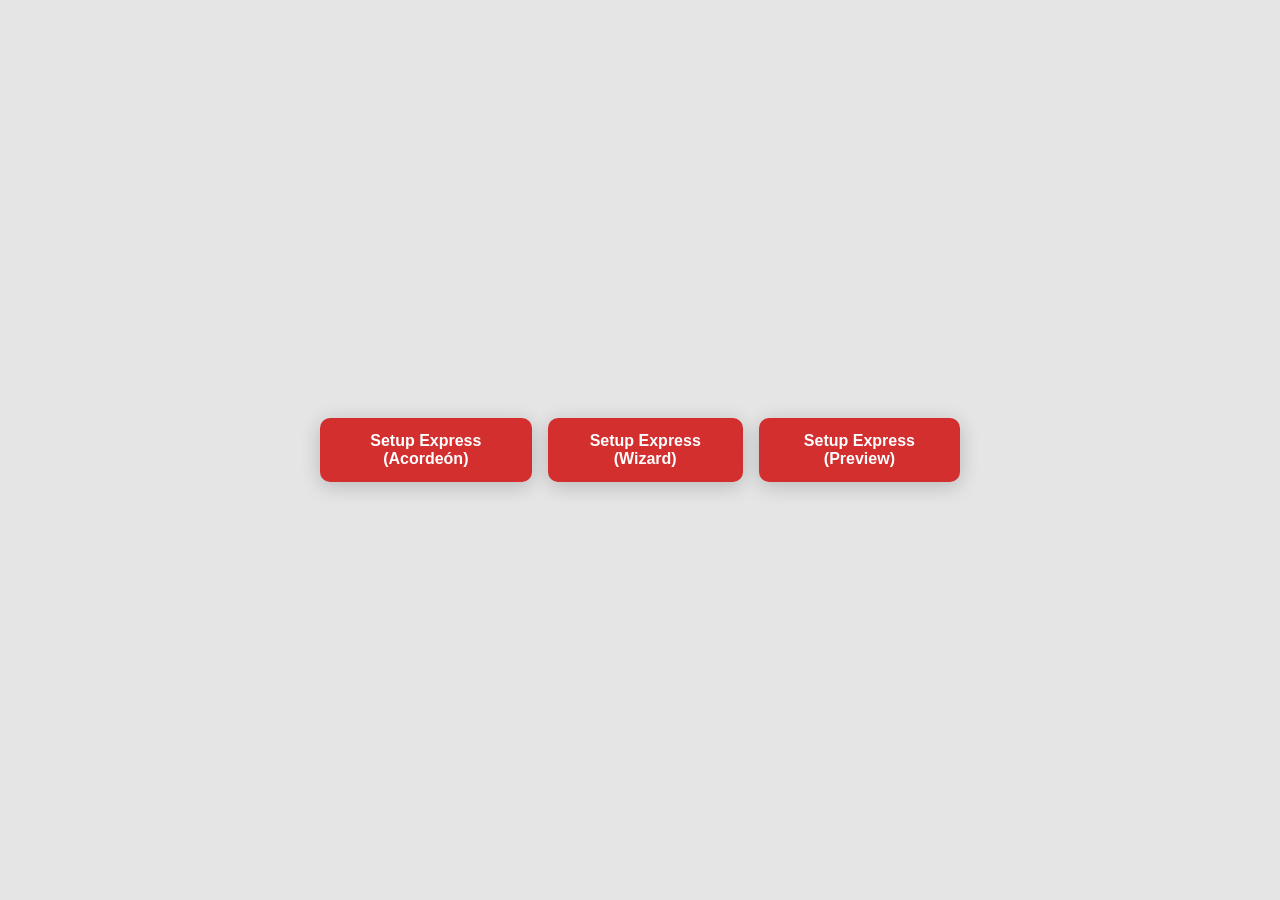
<file: index.html>
<!DOCTYPE html>
<html lang="es">
<head>
<meta charset="UTF-8">
<meta name="viewport" content="width=device-width, initial-scale=1.0">
<title>Setup Express - Google Merchant Center</title>
<style>
  * { margin: 0; padding: 0; box-sizing: border-box; }

  body {
    font-family: -apple-system, BlinkMacSystemFont, 'Segoe UI', Roboto, sans-serif;
    background: #e5e5e5;
    display: flex;
    align-items: center;
    justify-content: center;
    min-height: 100vh;
    padding: 20px;
    gap: 16px;
    flex-direction: column;
  }

  /* Overlay */
  .overlay {
    position: fixed;
    inset: 0;
    background: rgba(0,0,0,0.45);
    display: flex;
    align-items: center;
    justify-content: center;
    z-index: 100;
    padding: 20px;
  }

  /* Modal */
  .modal {
    background: #fff;
    border-radius: 16px;
    width: 100%;
    max-width: 680px;
    max-height: 90vh;
    overflow-y: auto;
    padding: 32px;
    position: relative;
    box-shadow: 0 20px 60px rgba(0,0,0,0.15);
  }

  .modal::-webkit-scrollbar { width: 6px; }
  .modal::-webkit-scrollbar-thumb { background: #ccc; border-radius: 3px; }

  .modal-close {
    position: absolute;
    top: 24px;
    right: 24px;
    width: 32px;
    height: 32px;
    border: none;
    background: none;
    cursor: pointer;
    display: flex;
    align-items: center;
    justify-content: center;
    border-radius: 50%;
    transition: background 0.2s;
  }
  .modal-close:hover { background: #f0f0f0; }
  .modal-close svg { width: 20px; height: 20px; color: #666; }

  .modal-title {
    font-size: 22px;
    font-weight: 600;
    color: #1a1a1a;
    margin-bottom: 8px;
    padding-right: 40px;
  }

  .modal-subtitle {
    font-size: 14px;
    color: #666;
    margin-bottom: 28px;
    line-height: 1.4;
  }

  /* Accordion sections */
  .section {
    border: 1px solid #e0e0e0;
    border-radius: 12px;
    margin-bottom: 12px;
    overflow: hidden;
    transition: border-color 0.3s;
  }
  .section.active { border-color: #d0d0d0; }

  .section-header {
    display: flex;
    align-items: center;
    justify-content: space-between;
    padding: 18px 20px;
    cursor: pointer;
    user-select: none;
    transition: background 0.2s;
  }
  .section-header:hover { background: #fafafa; }
  .section.completed .section-header:hover { background: transparent; }

  .section-header-left {
    display: flex;
    align-items: center;
    gap: 12px;
    font-size: 15px;
    font-weight: 500;
    color: #333;
  }

  .section-icon {
    width: 28px;
    height: 28px;
    display: flex;
    align-items: center;
    justify-content: center;
    transition: transform 0.3s;
  }

  /* Checkmark */
  .check-icon {
    width: 28px;
    height: 28px;
    background: #34a853;
    border-radius: 50%;
    display: none;
    align-items: center;
    justify-content: center;
  }
  .check-icon svg { width: 16px; height: 16px; color: #fff; }
  .section.completed .check-icon { display: flex; }
  .section.completed .chevron-icon { display: none; }

  .chevron-icon {
    transition: transform 0.3s ease;
  }
  .section.active .chevron-icon { transform: rotate(180deg); }

  .section-body {
    max-height: 0;
    overflow: hidden;
    transition: max-height 0.4s ease, padding 0.3s ease;
  }
  .section.active .section-body {
    max-height: 800px;
    padding: 0 20px 20px;
  }

  .section.completed .section-body {
    max-height: 0;
    padding: 0 20px;
  }

  /* Divider inside sections */
  .section-divider {
    height: 1px;
    background: #eee;
    margin: 16px 0;
  }

  /* --- Section 1: Payment --- */
  .payment-row {
    display: flex;
    align-items: center;
    justify-content: space-between;
    margin-bottom: 4px;
  }

  .payment-label {
    font-size: 14px;
    color: #444;
    font-weight: 500;
  }

  .payment-icons {
    display: flex;
    align-items: center;
    gap: 6px;
  }

  .card-badge {
    display: inline-flex;
    align-items: center;
    justify-content: center;
    width: 36px;
    height: 24px;
    border-radius: 4px;
    font-size: 9px;
    font-weight: 700;
    color: #fff;
  }
  .card-visa { background: #1a1f71; }
  .card-mc { background: #eb001b; }
  .card-amex { background: #006fcf; }

  .spei-badge {
    display: inline-flex;
    align-items: center;
    padding: 2px 8px;
    background: #e8f5e9;
    border-radius: 4px;
    font-size: 11px;
    font-weight: 700;
    color: #2e7d32;
  }

  /* Toggle */
  .toggle {
    position: relative;
    width: 44px;
    height: 24px;
    flex-shrink: 0;
  }
  .toggle input { opacity: 0; width: 0; height: 0; }
  .toggle-slider {
    position: absolute;
    inset: 0;
    background: #ccc;
    border-radius: 24px;
    cursor: pointer;
    transition: background 0.3s;
  }
  .toggle-slider::after {
    content: '';
    position: absolute;
    width: 20px;
    height: 20px;
    background: #fff;
    border-radius: 50%;
    top: 2px;
    left: 2px;
    transition: transform 0.3s;
    box-shadow: 0 1px 3px rgba(0,0,0,0.2);
  }
  .toggle input:checked + .toggle-slider { background: #34a853; }
  .toggle input:checked + .toggle-slider::after { transform: translateX(20px); }

  /* Radio options */
  .radio-group { margin: 12px 0; }

  .radio-option {
    display: flex;
    align-items: flex-start;
    gap: 12px;
    padding: 12px 0;
    cursor: pointer;
  }

  .radio-circle {
    width: 20px;
    height: 20px;
    border-radius: 50%;
    border: 2px solid #ccc;
    flex-shrink: 0;
    display: flex;
    align-items: center;
    justify-content: center;
    margin-top: 1px;
    transition: border-color 0.2s;
  }
  .radio-circle::after {
    content: '';
    width: 10px;
    height: 10px;
    border-radius: 50%;
    background: transparent;
    transition: background 0.2s;
  }
  .radio-option.selected .radio-circle {
    border-color: #d32f2f;
  }
  .radio-option.selected .radio-circle::after {
    background: #d32f2f;
  }

  .radio-content { flex: 1; }

  .radio-title {
    display: flex;
    align-items: center;
    gap: 10px;
    font-size: 14px;
    font-weight: 500;
    color: #333;
  }

  .badge-recommended {
    font-size: 11px;
    font-weight: 600;
    color: #d32f2f;
    border: 1px solid #f5c6c6;
    border-radius: 4px;
    padding: 2px 8px;
    background: #fef2f2;
  }

  .radio-desc {
    font-size: 13px;
    color: #888;
    margin-top: 2px;
  }

  .radio-price {
    font-size: 13px;
    font-weight: 600;
    color: #333;
    margin-top: 4px;
  }

  /* Checkbox */
  .checkbox-row {
    display: flex;
    align-items: center;
    gap: 10px;
    margin-top: 16px;
    padding-top: 16px;
    border-top: 1px solid #eee;
  }

  .custom-checkbox {
    width: 20px;
    height: 20px;
    border-radius: 4px;
    border: 2px solid #ccc;
    cursor: pointer;
    display: flex;
    align-items: center;
    justify-content: center;
    flex-shrink: 0;
    transition: all 0.2s;
  }
  .custom-checkbox.checked {
    background: #d32f2f;
    border-color: #d32f2f;
  }
  .custom-checkbox svg { width: 14px; height: 14px; color: #fff; opacity: 0; transition: opacity 0.2s; }
  .custom-checkbox.checked svg { opacity: 1; }

  .checkbox-label {
    font-size: 13px;
    color: #555;
  }
  .checkbox-label a {
    color: #d32f2f;
    text-decoration: underline;
    cursor: pointer;
  }

  /* Buttons */
  .btn-group {
    display: flex;
    justify-content: flex-end;
    gap: 12px;
    margin-top: 20px;
  }

  .btn {
    padding: 10px 28px;
    border-radius: 8px;
    font-size: 14px;
    font-weight: 600;
    cursor: pointer;
    border: none;
    transition: all 0.2s;
  }

  .btn-cancel {
    background: #fff;
    border: 1px solid #ddd;
    color: #555;
  }
  .btn-cancel:hover { background: #f5f5f5; }

  .btn-save {
    background: #d32f2f;
    color: #fff;
  }
  .btn-save:hover { background: #b71c1c; }

  /* --- Section 2: Policies --- */
  .ai-banner {
    background: #ecfdf5;
    border-radius: 8px;
    padding: 14px 16px;
    margin-bottom: 20px;
    display: flex;
    align-items: flex-start;
    gap: 10px;
  }
  .ai-banner-icon {
    font-size: 18px;
    flex-shrink: 0;
    margin-top: 1px;
  }
  .ai-banner-text {
    font-size: 13px;
    line-height: 1.5;
  }
  .ai-banner-title {
    color: #16a34a;
    font-weight: 600;
  }
  .ai-banner-desc {
    color: #555;
  }

  .form-heading {
    font-size: 15px;
    font-weight: 600;
    color: #333;
    margin-bottom: 16px;
  }

  .form-grid {
    display: grid;
    grid-template-columns: 1fr 1fr;
    gap: 16px;
  }

  .form-group {
    display: flex;
    flex-direction: column;
    gap: 6px;
  }

  .form-group label {
    font-size: 13px;
    font-weight: 500;
    color: #555;
  }

  .form-group input,
  .form-group select {
    padding: 10px 12px;
    border: 1px solid #ddd;
    border-radius: 8px;
    font-size: 14px;
    color: #333;
    outline: none;
    transition: border-color 0.2s;
    background: #fff;
  }
  .form-group input:focus,
  .form-group select:focus {
    border-color: #999;
  }

  .form-group input::placeholder {
    color: #bbb;
  }

  .phone-input {
    display: flex;
    align-items: center;
    border: 1px solid #ddd;
    border-radius: 8px;
    overflow: hidden;
  }
  .phone-prefix {
    display: flex;
    align-items: center;
    gap: 4px;
    padding: 10px 10px;
    background: #fafafa;
    border-right: 1px solid #ddd;
    font-size: 14px;
    color: #555;
    white-space: nowrap;
    cursor: pointer;
  }
  .phone-prefix .flag { font-size: 18px; }
  .phone-input input {
    border: none;
    padding: 10px 12px;
    flex: 1;
    font-size: 14px;
    outline: none;
    border-radius: 0;
  }

  /* --- Section 3: Contact --- */
  .info-note {
    font-size: 13px;
    color: #888;
    margin-bottom: 16px;
    line-height: 1.4;
  }

  .char-count {
    font-size: 12px;
    color: #aaa;
    text-align: right;
    margin-top: -2px;
  }

  .field-hint {
    font-size: 12px;
    color: #aaa;
    margin-top: -2px;
  }

  .full-width {
    grid-column: 1 / -1;
  }

  /* Animations */
  @keyframes fadeIn {
    from { opacity: 0; transform: translateY(10px); }
    to { opacity: 1; transform: translateY(0); }
  }
  .modal { animation: fadeIn 0.3s ease; }

  /* Section completion animation */
  .section.completing {
    transition: all 0.3s ease;
  }

  /* Responsive */
  @media (max-width: 600px) {
    .modal { padding: 24px 18px; }
    .form-grid { grid-template-columns: 1fr; }
    .modal-title { font-size: 18px; }
  }

  /* =================== */
  /* Wizard Modal (Modal 2) */
  /* =================== */

  .main-buttons {
    display: flex;
    gap: 16px;
    position: fixed;
    top: 50%;
    left: 50%;
    transform: translate(-50%, -50%);
    z-index: 10;
  }

  .main-btn {
    padding: 14px 32px;
    background: #d32f2f;
    color: #fff;
    border: none;
    border-radius: 10px;
    font-size: 16px;
    font-weight: 600;
    cursor: pointer;
    box-shadow: 0 4px 20px rgba(0,0,0,0.2);
    transition: background 0.2s;
  }
  .main-btn:hover { background: #b71c1c; }

  /* Wizard header */
  .wz-header {
    display: flex;
    align-items: center;
    justify-content: space-between;
    margin-bottom: 24px;
    padding-right: 40px;
  }

  .wz-back {
    display: flex;
    align-items: center;
    gap: 6px;
    font-size: 14px;
    color: #555;
    cursor: pointer;
    background: none;
    border: none;
    font-weight: 500;
    padding: 4px 0;
    transition: color 0.2s;
  }
  .wz-back:hover { color: #222; }
  .wz-back svg { width: 18px; height: 18px; }

  .wz-step-counter {
    font-size: 14px;
    color: #999;
    font-weight: 500;
  }

  .wz-title {
    font-size: 20px;
    font-weight: 600;
    color: #1a1a1a;
    margin-bottom: 6px;
  }

  .wz-subtitle {
    font-size: 14px;
    color: #666;
    margin-bottom: 24px;
    line-height: 1.4;
  }

  /* Menu items on landing page */
  .wz-menu-item {
    display: flex;
    align-items: center;
    justify-content: space-between;
    padding: 18px 20px;
    border: 1px solid #e8e8e8;
    border-radius: 12px;
    margin-bottom: 12px;
    cursor: pointer;
    transition: background 0.2s, border-color 0.2s;
  }
  .wz-menu-item:hover {
    background: #fafafa;
    border-color: #d0d0d0;
  }
  .wz-menu-item-label {
    font-size: 15px;
    font-weight: 500;
    color: #333;
    flex: 1;
  }
  .wz-menu-item .wz-menu-check {
    display: none;
    width: 24px;
    height: 24px;
    background: #34a853;
    border-radius: 50%;
    align-items: center;
    justify-content: center;
    margin-right: 10px;
  }
  .wz-menu-item .wz-menu-check svg { width: 14px; height: 14px; color: #fff; }
  .wz-menu-item.done .wz-menu-check { display: flex; }
  .wz-menu-item.done .wz-chevron-right { display: none; }

  .wz-chevron-right {
    color: #bbb;
    flex-shrink: 0;
  }

  /* Wizard page content */
  .wz-page { display: none; }
  .wz-page.active { display: block; }

  /* Continuar button */
  .btn-continue {
    display: block;
    width: 100%;
    padding: 14px;
    background: #d32f2f;
    color: #fff;
    border: none;
    border-radius: 10px;
    font-size: 15px;
    font-weight: 600;
    cursor: pointer;
    margin-top: 24px;
    transition: background 0.2s;
  }
  .btn-continue:hover { background: #b71c1c; }

  /* Payment card inside wizard */
  .wz-payment-card {
    border: 1px solid #e8e8e8;
    border-radius: 12px;
    padding: 16px 18px;
    margin-bottom: 14px;
  }

  .wz-payment-header {
    display: flex;
    align-items: center;
    justify-content: space-between;
  }

  .wz-payment-left {
    display: flex;
    align-items: center;
    gap: 10px;
  }

  .wz-payment-name {
    font-size: 14px;
    font-weight: 600;
    color: #333;
  }

  /* Separator for wizard */
  .wz-sep {
    height: 1px;
    background: #eee;
    margin: 14px 0;
  }

  @media (max-width: 600px) {
    .main-buttons { flex-direction: column; }
  }

  /* ============================== */
  /* Wizard + Preview Modal (Modal 3) */
  /* ============================== */

  .modal-wide {
    max-width: 960px;
  }

  .wp-layout {
    display: grid;
    grid-template-columns: 1fr 320px;
    gap: 28px;
    align-items: flex-start;
  }

  .wp-form { min-width: 0; }

  /* Google preview card */
  .gp-card {
    background: #f8f9fa;
    border: 1px solid #e8e8e8;
    border-radius: 14px;
    padding: 20px;
    position: sticky;
    top: 0;
  }

  .gp-header {
    font-size: 14px;
    font-weight: 600;
    color: #333;
    margin-bottom: 14px;
  }

  .gp-google-label {
    display: flex;
    align-items: center;
    gap: 8px;
    font-size: 11px;
    font-weight: 600;
    color: #999;
    text-transform: uppercase;
    letter-spacing: 0.5px;
    margin-bottom: 16px;
  }

  .gp-google-icon {
    width: 18px;
    height: 18px;
    display: flex;
    align-items: center;
    justify-content: center;
  }

  .gp-row {
    margin-bottom: 12px;
  }

  .gp-label {
    font-size: 12px;
    color: #999;
    margin-bottom: 4px;
  }

  .gp-value {
    font-size: 14px;
    color: #333;
    font-weight: 500;
  }

  .gp-chips {
    display: flex;
    flex-wrap: wrap;
    gap: 8px;
    margin-top: 6px;
  }

  .gp-chip {
    padding: 6px 14px;
    background: #fff;
    border: 1px solid #ddd;
    border-radius: 20px;
    font-size: 13px;
    color: #444;
    font-weight: 500;
  }

  .gp-divider {
    height: 1px;
    background: #e0e0e0;
    margin: 14px 0;
  }

  /* Store profile */
  .gp-profile {
    display: flex;
    align-items: center;
    gap: 12px;
    margin-bottom: 14px;
  }

  .gp-avatar {
    width: 42px;
    height: 42px;
    border-radius: 50%;
    background: #d32f2f;
    display: flex;
    align-items: center;
    justify-content: center;
    font-size: 18px;
    font-weight: 700;
    color: #fff;
    flex-shrink: 0;
  }

  .gp-store-name {
    font-size: 15px;
    font-weight: 600;
    color: #333;
  }

  .gp-store-url {
    font-size: 12px;
    color: #888;
  }

  .gp-summary {
    font-size: 13px;
    color: #555;
    line-height: 1.5;
  }

  @media (max-width: 768px) {
    .modal-wide { max-width: 680px; }
    .wp-layout {
      grid-template-columns: 1fr;
    }
    .gp-card { position: static; }
  }

  /* ========================= */
  /* Slide transitions wizard  */
  /* ========================= */
  @keyframes slideInFromRight {
    from { transform: translateX(80px); opacity: 0; }
    to   { transform: translateX(0);    opacity: 1; }
  }
  @keyframes slideInFromLeft {
    from { transform: translateX(-80px); opacity: 0; }
    to   { transform: translateX(0);     opacity: 1; }
  }

  .wz-page.slide-forward {
    animation: slideInFromRight 0.35s cubic-bezier(.4,0,.2,1);
  }
  .wz-page.slide-backward {
    animation: slideInFromLeft 0.35s cubic-bezier(.4,0,.2,1);
  }
</style>
</head>
<body>

<div class="overlay" id="overlay" style="display:none;" onclick="if(event.target===this)closeModal()">
  <div class="modal" id="modal" onclick="event.stopPropagation()">
    <button class="modal-close" onclick="closeModal()">
      <svg viewBox="0 0 24 24" fill="none" stroke="currentColor" stroke-width="2">
        <path d="M18 6L6 18M6 6l12 12"/>
      </svg>
    </button>

    <h2 class="modal-title" id="modalTitle">Prepara tu tienda para Google</h2>
    <p class="modal-subtitle" id="modalSubtitle">Completa los siguientes requisitos para comenzar a sincronizar tus productos.</p>

    <!-- Section 1: Método de pago -->
    <div class="section" id="section1" data-section="1">
      <div class="section-header" onclick="toggleSection(1)">
        <div class="section-header-left">
          <span>Activa un método de pago</span>
        </div>
        <div class="section-icon">
          <div class="check-icon">
            <svg viewBox="0 0 24 24" fill="none" stroke="currentColor" stroke-width="3">
              <path d="M5 13l4 4L19 7"/>
            </svg>
          </div>
          <svg class="chevron-icon" width="20" height="20" viewBox="0 0 24 24" fill="none" stroke="#999" stroke-width="2">
            <path d="M6 9l6 6 6-6"/>
          </svg>
        </div>
      </div>
      <div class="section-body">
        <div class="payment-row">
          <span class="payment-label">Tarjetas de crédito y débito</span>
          <div class="payment-icons">
            <span class="card-badge card-visa">VISA</span>
            <span class="card-badge card-mc">MC</span>
            <span class="card-badge card-amex">AMEX</span>
            <label class="toggle">
              <input type="checkbox" checked>
              <span class="toggle-slider"></span>
            </label>
          </div>
        </div>

        <div class="radio-group">
          <div class="radio-option selected" onclick="selectRadio(this)">
            <div class="radio-circle"></div>
            <div class="radio-content">
              <div class="radio-title">
                Con protección contracargos
                <span class="badge-recommended">Recomendado</span>
              </div>
              <div class="radio-desc">Cobertura ante reclamo de cargos no reconocidos y fraudes.</div>
              <div class="radio-price">4.5% + $1.00 MXN por transacción</div>
            </div>
          </div>
          <div class="radio-option" onclick="selectRadio(this)">
            <div class="radio-circle"></div>
            <div class="radio-content">
              <div class="radio-title">Sin protección contra contracargos</div>
              <div class="radio-price">3.5% + $1.00 MXN por transacción</div>
            </div>
          </div>
        </div>

        <div class="section-divider"></div>

        <div class="payment-row">
          <span class="payment-label">SPEI</span>
          <div class="payment-icons">
            <span class="spei-badge">SPEI</span>
            <label class="toggle">
              <input type="checkbox" checked>
              <span class="toggle-slider"></span>
            </label>
          </div>
        </div>
        <div class="radio-price" style="margin-top:4px;">3.30% + $5.00 por transacción</div>

        <div class="checkbox-row">
          <div class="custom-checkbox checked" onclick="toggleCheckbox(this)">
            <svg viewBox="0 0 24 24" fill="none" stroke="currentColor" stroke-width="3">
              <path d="M5 13l4 4L19 7"/>
            </svg>
          </div>
          <span class="checkbox-label">Aceptar los <a>Términos y Condiciones</a> de T1 Pagos.</span>
        </div>

        <div class="btn-group">
          <button class="btn btn-cancel" onclick="cancelSection(1)">Cancelar</button>
          <button class="btn btn-save" onclick="saveSection(1)">Guardar</button>
        </div>
      </div>
    </div>

    <!-- Section 2: Políticas -->
    <div class="section" id="section2" data-section="2">
      <div class="section-header" onclick="toggleSection(2)">
        <div class="section-header-left">
          <span>Añade la política de devoluciones y términos y condiciones</span>
        </div>
        <div class="section-icon">
          <div class="check-icon">
            <svg viewBox="0 0 24 24" fill="none" stroke="currentColor" stroke-width="3">
              <path d="M5 13l4 4L19 7"/>
            </svg>
          </div>
          <svg class="chevron-icon" width="20" height="20" viewBox="0 0 24 24" fill="none" stroke="#999" stroke-width="2">
            <path d="M6 9l6 6 6-6"/>
          </svg>
        </div>
      </div>
      <div class="section-body">
        <div class="ai-banner">
          <span class="ai-banner-icon">✨</span>
          <div class="ai-banner-text">
            <span class="ai-banner-title">Generación automática con IA.</span><br>
            <span class="ai-banner-desc">Completa este formulario y nuestra IA generará automáticamente tu política personalizada.</span>
          </div>
        </div>

        <div class="form-heading">Dirección fiscal</div>
        <div class="form-grid">
          <div class="form-group">
            <label>Calle</label>
            <input type="text" value="Av. Reforma">
          </div>
          <div class="form-group">
            <label>Número exterior</label>
            <input type="text" value="123">
          </div>
          <div class="form-group">
            <label>Número interior</label>
            <input type="text" value="Depto 5A">
          </div>
          <div class="form-group">
            <label>Código postal</label>
            <input type="text" value="12345">
          </div>
          <div class="form-group">
            <label>Colonia</label>
            <select>
              <option selected>Del valle</option>
              <option>Roma Norte</option>
              <option>Condesa</option>
              <option>Polanco</option>
            </select>
          </div>
          <div class="form-group">
            <label>Estado</label>
            <input type="text" value="Ciudad de México">
          </div>
          <div class="form-group">
            <label>Ciudad</label>
            <input type="text" value="Ciudad de México">
          </div>
          <div class="form-group">
            <label>Teléfono</label>
            <div class="phone-input">
              <div class="phone-prefix">
                <span class="flag">🇲🇽</span>
                <span>+52</span>
              </div>
              <input type="text" placeholder="Número celular">
            </div>
          </div>
        </div>

        <div class="btn-group">
          <button class="btn btn-cancel" onclick="cancelSection(2)">Cancelar</button>
          <button class="btn btn-save" onclick="saveSection(2)">Guardar</button>
        </div>
      </div>
    </div>

    <!-- Section 3: Contacto -->
    <div class="section" id="section3" data-section="3">
      <div class="section-header" onclick="toggleSection(3)">
        <div class="section-header-left">
          <span>Ingresa información de contacto de tu tienda en línea</span>
        </div>
        <div class="section-icon">
          <div class="check-icon">
            <svg viewBox="0 0 24 24" fill="none" stroke="currentColor" stroke-width="3">
              <path d="M5 13l4 4L19 7"/>
            </svg>
          </div>
          <svg class="chevron-icon" width="20" height="20" viewBox="0 0 24 24" fill="none" stroke="#999" stroke-width="2">
            <path d="M6 9l6 6 6-6"/>
          </svg>
        </div>
      </div>
      <div class="section-body">
        <p class="info-note">Esta información podría ser pública. No compartas datos personales.</p>

        <div class="form-grid">
          <div class="form-group full-width">
            <label>Nombre de negocio</label>
            <input type="text" value="Mi tienda" id="businessName" oninput="updateCharCount()">
            <div style="display:flex;justify-content:space-between;">
              <span class="field-hint">Aparece en tu sitio web</span>
              <span class="char-count" id="charCount">9/40</span>
            </div>
          </div>
          <div class="form-group full-width">
            <label>Correo electrónico del negocio</label>
            <input type="email" value="ventasonline@gmail.com">
          </div>
          <div class="form-group full-width">
            <label>Teléfono del negocio</label>
            <input type="tel" placeholder="">
          </div>
        </div>

        <div class="btn-group">
          <button class="btn btn-cancel" onclick="cancelSection(3)">Cancelar</button>
          <button class="btn btn-save" onclick="saveSection(3)">Guardar</button>
        </div>
      </div>
    </div>
  </div>
</div>

<!-- Main buttons -->
<div class="main-buttons" id="mainButtons">
  <button class="main-btn" onclick="openModal1()">Setup Express (Acordeón)</button>
  <button class="main-btn" onclick="openModal2()">Setup Express (Wizard)</button>
  <button class="main-btn" onclick="openModal3()">Setup Express (Preview)</button>
</div>

<!-- ===================== -->
<!-- WIZARD MODAL (Modal 2) -->
<!-- ===================== -->
<div class="overlay" id="overlay2" style="display:none;" onclick="if(event.target===this)closeModal2()">
  <div class="modal" id="modal2" onclick="event.stopPropagation()">
    <button class="modal-close" onclick="closeModal2()">
      <svg viewBox="0 0 24 24" fill="none" stroke="currentColor" stroke-width="2">
        <path d="M18 6L6 18M6 6l12 12"/>
      </svg>
    </button>

    <!-- PAGE 0: Landing / Menu -->
    <div class="wz-page active" id="wzPage0">
      <h2 class="modal-title">Prepara tu tienda para Google</h2>
      <p class="modal-subtitle">Completa los siguientes requisitos para comenzar a sincronizar tus productos.</p>

      <div class="wz-menu-item" id="wzMenuItem1" onclick="wzGoTo(1)">
        <div class="wz-menu-check">
          <svg viewBox="0 0 24 24" fill="none" stroke="currentColor" stroke-width="3"><path d="M5 13l4 4L19 7"/></svg>
        </div>
        <span class="wz-menu-item-label">Activa un método de pago</span>
        <svg class="wz-chevron-right" width="20" height="20" viewBox="0 0 24 24" fill="none" stroke="#bbb" stroke-width="2"><path d="M9 18l6-6-6-6"/></svg>
      </div>
      <div class="wz-menu-item" id="wzMenuItem2" onclick="wzGoTo(2)">
        <div class="wz-menu-check">
          <svg viewBox="0 0 24 24" fill="none" stroke="currentColor" stroke-width="3"><path d="M5 13l4 4L19 7"/></svg>
        </div>
        <span class="wz-menu-item-label">Añade la política de devoluciones y términos y condiciones</span>
        <svg class="wz-chevron-right" width="20" height="20" viewBox="0 0 24 24" fill="none" stroke="#bbb" stroke-width="2"><path d="M9 18l6-6-6-6"/></svg>
      </div>
      <div class="wz-menu-item" id="wzMenuItem3" onclick="wzGoTo(3)">
        <div class="wz-menu-check">
          <svg viewBox="0 0 24 24" fill="none" stroke="currentColor" stroke-width="3"><path d="M5 13l4 4L19 7"/></svg>
        </div>
        <span class="wz-menu-item-label">Ingresa información de contacto de tu tienda en línea</span>
        <svg class="wz-chevron-right" width="20" height="20" viewBox="0 0 24 24" fill="none" stroke="#bbb" stroke-width="2"><path d="M9 18l6-6-6-6"/></svg>
      </div>
    </div>

    <!-- PAGE 1: Método de pago (1/3) -->
    <div class="wz-page" id="wzPage1">
      <div class="wz-header">
        <button class="wz-back" onclick="wzGoTo(0,'backward')">
          <svg viewBox="0 0 24 24" fill="none" stroke="currentColor" stroke-width="2"><path d="M15 18l-6-6 6-6"/></svg>
          Atrás
        </button>
        <span class="wz-step-counter">1/3</span>
      </div>
      <h2 class="wz-title">Aceptar pagos con</h2>

      <!-- Tarjetas -->
      <div class="wz-payment-card">
        <div class="wz-payment-header">
          <div class="wz-payment-left">
            <span class="wz-payment-name">Tarjetas de crédito y débito</span>
            <span class="card-badge card-visa">VISA</span>
            <span class="card-badge card-mc">MC</span>
            <span class="card-badge card-amex">AMEX</span>
          </div>
          <label class="toggle">
            <input type="checkbox" checked>
            <span class="toggle-slider"></span>
          </label>
        </div>
        <div class="radio-group" style="margin-bottom:0;">
          <div class="radio-option selected" onclick="selectRadio(this)">
            <div class="radio-circle"></div>
            <div class="radio-content">
              <div class="radio-title">
                Con protección contracargos
                <span class="badge-recommended">Recomendado</span>
              </div>
              <div class="radio-desc">Cobertura ante reclamo de cargos no reconocidos y fraudes.</div>
              <div class="radio-price">4.5% + $1.00 MXN por transacción</div>
            </div>
          </div>
          <div class="radio-option" onclick="selectRadio(this)">
            <div class="radio-circle"></div>
            <div class="radio-content">
              <div class="radio-title">Sin protección contra contracargos</div>
              <div class="radio-price">3.5% + $1.00 MXN por transacción</div>
            </div>
          </div>
        </div>
      </div>

      <!-- SPEI -->
      <div class="wz-payment-card">
        <div class="wz-payment-header">
          <div class="wz-payment-left">
            <span class="wz-payment-name">SPEI</span>
            <span class="spei-badge">SPEI</span>
          </div>
          <label class="toggle">
            <input type="checkbox" checked>
            <span class="toggle-slider"></span>
          </label>
        </div>
        <div class="radio-price" style="margin-top:8px;">3.30% + $5.00 por transacción</div>
      </div>

      <div class="checkbox-row" style="border-top:none; margin-top:8px; padding-top:0;">
        <div class="custom-checkbox checked" onclick="toggleCheckbox(this)">
          <svg viewBox="0 0 24 24" fill="none" stroke="currentColor" stroke-width="3"><path d="M5 13l4 4L19 7"/></svg>
        </div>
        <span class="checkbox-label">Aceptar los <a>Términos y Condiciones</a> de T1 Pagos.</span>
      </div>

      <button class="btn-continue" onclick="wzContinue(1)">Continuar</button>
    </div>

    <!-- PAGE 2: Políticas (2/3) -->
    <div class="wz-page" id="wzPage2">
      <div class="wz-header">
        <button class="wz-back" onclick="wzGoTo(1,'backward')">
          <svg viewBox="0 0 24 24" fill="none" stroke="currentColor" stroke-width="2"><path d="M15 18l-6-6 6-6"/></svg>
          Atrás
        </button>
        <span class="wz-step-counter">2/3</span>
      </div>
      <h2 class="wz-title">Añade las políticas</h2>

      <div class="ai-banner">
        <span class="ai-banner-icon">✨</span>
        <div class="ai-banner-text">
          <span class="ai-banner-title">Generación automática con IA.</span><br>
          <span class="ai-banner-desc">Completa este formulario y nuestra IA generará automáticamente tu política personalizada.</span>
        </div>
      </div>

      <div class="form-heading">Dirección fiscal</div>
      <div class="form-grid">
        <div class="form-group">
          <label>Calle</label>
          <input type="text" value="Av. Reforma">
        </div>
        <div class="form-group">
          <label>Número exterior</label>
          <input type="text" value="123">
        </div>
        <div class="form-group">
          <label>Número interior</label>
          <input type="text" value="Depto 5A">
        </div>
        <div class="form-group">
          <label>Código postal</label>
          <input type="text" value="12345">
        </div>
        <div class="form-group">
          <label>Colonia</label>
          <select>
            <option selected>Del valle</option>
            <option>Roma Norte</option>
            <option>Condesa</option>
            <option>Polanco</option>
          </select>
        </div>
        <div class="form-group">
          <label>Estado</label>
          <input type="text" value="Ciudad de México">
        </div>
        <div class="form-group">
          <label>Ciudad</label>
          <input type="text" value="Ciudad de México">
        </div>
        <div class="form-group">
          <label>Teléfono</label>
          <div class="phone-input">
            <div class="phone-prefix">
              <span class="flag">🇲🇽</span>
              <span>+52</span>
            </div>
            <input type="text" placeholder="Número celular">
          </div>
        </div>
      </div>

      <button class="btn-continue" onclick="wzContinue(2)">Continuar</button>
    </div>

    <!-- PAGE 3: Contacto (3/3) -->
    <div class="wz-page" id="wzPage3">
      <div class="wz-header">
        <button class="wz-back" onclick="wzGoTo(2,'backward')">
          <svg viewBox="0 0 24 24" fill="none" stroke="currentColor" stroke-width="2"><path d="M15 18l-6-6 6-6"/></svg>
          Atrás
        </button>
        <span class="wz-step-counter">3/3</span>
      </div>
      <h2 class="wz-title">Ingresa información de contacto</h2>
      <p class="info-note">Esta información podría ser pública. No compartas datos personales.</p>

      <div class="form-grid">
        <div class="form-group full-width">
          <label>Nombre de negocio</label>
          <input type="text" value="Mi tienda" id="wzBusinessName" oninput="wzUpdateCharCount()">
          <div style="display:flex;justify-content:space-between;">
            <span class="field-hint">Aparece en tu sitio web</span>
            <span class="char-count" id="wzCharCount">9/40</span>
          </div>
        </div>
        <div class="form-group full-width">
          <label>Correo electrónico del negocio</label>
          <input type="email" value="ventasonline@gmail.com">
        </div>
        <div class="form-group full-width">
          <label>Teléfono del negocio</label>
          <div class="phone-input">
            <div class="phone-prefix">
              <span class="flag">🇲🇽</span>
              <span>+52</span>
            </div>
            <input type="text" placeholder="Número celular">
          </div>
        </div>
      </div>

      <button class="btn-continue" onclick="wzContinue(3)">Continuar</button>
    </div>

  </div>
</div>

<!-- ================================= -->
<!-- WIZARD + PREVIEW MODAL (Modal 3) -->
<!-- ================================= -->
<div class="overlay" id="overlay3" style="display:none;" onclick="if(event.target===this)closeModal3()">
  <div class="modal modal-wide" id="modal3" onclick="event.stopPropagation()">
    <button class="modal-close" onclick="closeModal3()">
      <svg viewBox="0 0 24 24" fill="none" stroke="currentColor" stroke-width="2">
        <path d="M18 6L6 18M6 6l12 12"/>
      </svg>
    </button>

    <!-- PAGE 0: Landing -->
    <div class="wz-page active" id="wpPage0">
      <h2 class="modal-title">Prepara tu tienda para Google</h2>
      <p class="modal-subtitle">Completa los siguientes requisitos para comenzar a sincronizar tus productos.</p>

      <div class="wz-menu-item" id="wpMenuItem1" onclick="wpGoTo(1)">
        <div class="wz-menu-check">
          <svg viewBox="0 0 24 24" fill="none" stroke="currentColor" stroke-width="3"><path d="M5 13l4 4L19 7"/></svg>
        </div>
        <span class="wz-menu-item-label">Activa un método de pago</span>
        <svg class="wz-chevron-right" width="20" height="20" viewBox="0 0 24 24" fill="none" stroke="#bbb" stroke-width="2"><path d="M9 18l6-6-6-6"/></svg>
      </div>
      <div class="wz-menu-item" id="wpMenuItem2" onclick="wpGoTo(2)">
        <div class="wz-menu-check">
          <svg viewBox="0 0 24 24" fill="none" stroke="currentColor" stroke-width="3"><path d="M5 13l4 4L19 7"/></svg>
        </div>
        <span class="wz-menu-item-label">Añade la política de devoluciones y términos y condiciones</span>
        <svg class="wz-chevron-right" width="20" height="20" viewBox="0 0 24 24" fill="none" stroke="#bbb" stroke-width="2"><path d="M9 18l6-6-6-6"/></svg>
      </div>
      <div class="wz-menu-item" id="wpMenuItem3" onclick="wpGoTo(3)">
        <div class="wz-menu-check">
          <svg viewBox="0 0 24 24" fill="none" stroke="currentColor" stroke-width="3"><path d="M5 13l4 4L19 7"/></svg>
        </div>
        <span class="wz-menu-item-label">Ingresa información de contacto de tu tienda en línea</span>
        <svg class="wz-chevron-right" width="20" height="20" viewBox="0 0 24 24" fill="none" stroke="#bbb" stroke-width="2"><path d="M9 18l6-6-6-6"/></svg>
      </div>
    </div>

    <!-- PAGE 1: Método de pago (1/3) -->
    <div class="wz-page" id="wpPage1">
      <div class="wz-header">
        <button class="wz-back" onclick="wpGoTo(0,'backward')">
          <svg viewBox="0 0 24 24" fill="none" stroke="currentColor" stroke-width="2"><path d="M15 18l-6-6 6-6"/></svg>
          Atrás
        </button>
        <span class="wz-step-counter">1/3</span>
      </div>
      <h2 class="wz-title" style="text-align:center;margin-bottom:20px;">Aceptar pagos con</h2>

      <div class="wp-layout">
        <div class="wp-form">
          <div class="wz-payment-card">
            <div class="wz-payment-header">
              <div class="wz-payment-left">
                <span class="wz-payment-name">Tarjetas de crédito y débito</span>
                <span class="card-badge card-visa">VISA</span>
                <span class="card-badge card-mc">MC</span>
                <span class="card-badge card-amex">AMEX</span>
              </div>
              <label class="toggle">
                <input type="checkbox" checked>
                <span class="toggle-slider"></span>
              </label>
            </div>
            <div class="radio-group" style="margin-bottom:0;">
              <div class="radio-option selected" onclick="selectRadio(this)">
                <div class="radio-circle"></div>
                <div class="radio-content">
                  <div class="radio-title">
                    Con protección contracargos
                    <span class="badge-recommended">Recomendado</span>
                  </div>
                  <div class="radio-desc">Cobertura ante reclamo de cargos no reconocidos y fraudes.</div>
                  <div class="radio-price">4.5% + $1.00 MXN por transacción</div>
                </div>
              </div>
              <div class="radio-option" onclick="selectRadio(this)">
                <div class="radio-circle"></div>
                <div class="radio-content">
                  <div class="radio-title">Sin protección contra contracargos</div>
                  <div class="radio-price">3.5% + $1.00 MXN por transacción</div>
                </div>
              </div>
            </div>
          </div>

          <div class="wz-payment-card">
            <div class="wz-payment-header">
              <div class="wz-payment-left">
                <span class="wz-payment-name">SPEI</span>
                <span class="spei-badge">SPEI</span>
              </div>
              <label class="toggle">
                <input type="checkbox" checked>
                <span class="toggle-slider"></span>
              </label>
            </div>
            <div class="radio-price" style="margin-top:8px;">3.30% + $5.00 por transacción</div>
          </div>

          <div class="checkbox-row" style="border-top:none; margin-top:8px; padding-top:0;">
            <div class="custom-checkbox checked" onclick="toggleCheckbox(this)">
              <svg viewBox="0 0 24 24" fill="none" stroke="currentColor" stroke-width="3"><path d="M5 13l4 4L19 7"/></svg>
            </div>
            <span class="checkbox-label">Aceptar los <a>Términos y Condiciones</a> de T1 Pagos.</span>
          </div>
          <button class="btn-continue" onclick="wpContinue(1)">Continuar</button>
        </div>

        <!-- Google Preview -->
        <div class="gp-card">
          <div class="gp-header">Método de pago</div>
          <div class="gp-google-label">
            <div class="gp-google-icon">
              <svg width="16" height="16" viewBox="0 0 48 48"><path fill="#4285F4" d="M24 9.5c3.54 0 6.71 1.22 9.21 3.6l6.85-6.85C35.9 2.38 30.47 0 24 0 14.62 0 6.51 5.38 2.56 13.22l7.98 6.19C12.43 13.72 17.74 9.5 24 9.5z"/><path fill="#34A853" d="M46.98 24.55c0-1.57-.15-3.09-.38-4.55H24v9.02h12.94c-.58 2.96-2.26 5.48-4.78 7.18l7.73 6c4.51-4.18 7.09-10.36 7.09-17.65z"/><path fill="#FBBC05" d="M10.53 28.59A14.5 14.5 0 019.5 24c0-1.59.28-3.14.76-4.59l-7.98-6.19A23.9 23.9 0 000 24c0 3.77.9 7.35 2.56 10.52l7.97-5.93z"/><path fill="#EA4335" d="M24 48c6.48 0 11.93-2.13 15.89-5.81l-7.73-6c-2.15 1.45-4.92 2.3-8.16 2.3-6.26 0-11.57-4.22-13.47-9.91l-7.98 5.93C6.51 42.62 14.62 48 24 48z"/></svg>
            </div>
            CÓMO SE VERÁ EN GOOGLE
          </div>
          <div class="gp-row">
            <div class="gp-label">Moneda</div>
            <div class="gp-value">MXN</div>
          </div>
          <div class="gp-divider"></div>
          <div class="gp-row">
            <div class="gp-label">Forma de pago</div>
            <div class="gp-chips">
              <span class="gp-chip">Tarjeta de crédito</span>
              <span class="gp-chip">Tarjeta de débito</span>
              <span class="gp-chip">SPEI</span>
            </div>
          </div>
        </div>
      </div>
    </div>

    <!-- PAGE 2: Políticas (2/3) -->
    <div class="wz-page" id="wpPage2">
      <div class="wz-header">
        <button class="wz-back" onclick="wpGoTo(1,'backward')">
          <svg viewBox="0 0 24 24" fill="none" stroke="currentColor" stroke-width="2"><path d="M15 18l-6-6 6-6"/></svg>
          Atrás
        </button>
        <span class="wz-step-counter">2/3</span>
      </div>
      <h2 class="wz-title" style="text-align:center;margin-bottom:20px;">Añade las políticas</h2>

      <div class="wp-layout">
        <div class="wp-form">
          <div class="ai-banner">
            <span class="ai-banner-icon">✨</span>
            <div class="ai-banner-text">
              <span class="ai-banner-title">Generación automática con IA.</span><br>
              <span class="ai-banner-desc">Completa este formulario y nuestra IA generará automáticamente tu política personalizada.</span>
            </div>
          </div>

          <div class="form-heading">Dirección fiscal</div>
          <div class="form-grid">
            <div class="form-group">
              <label>Calle</label>
              <input type="text" value="Av. Reforma">
            </div>
            <div class="form-group">
              <label>Número exterior</label>
              <input type="text" value="123">
            </div>
            <div class="form-group">
              <label>Número interior</label>
              <input type="text" value="Depto 5A">
            </div>
            <div class="form-group">
              <label>Código postal</label>
              <input type="text" value="12345">
            </div>
            <div class="form-group">
              <label>Colonia</label>
              <select>
                <option selected>Del valle</option>
                <option>Roma Norte</option>
                <option>Condesa</option>
                <option>Polanco</option>
              </select>
            </div>
            <div class="form-group">
              <label>Estado</label>
              <input type="text" value="Ciudad de México">
            </div>
            <div class="form-group">
              <label>Ciudad</label>
              <input type="text" value="Ciudad de México">
            </div>
            <div class="form-group">
              <label>Teléfono</label>
              <div class="phone-input">
                <div class="phone-prefix">
                  <span class="flag">🇲🇽</span>
                  <span>+52</span>
                </div>
                <input type="text" placeholder="Número celular">
              </div>
            </div>
          </div>
          <button class="btn-continue" onclick="wpContinue(2)">Continuar</button>
        </div>

        <!-- Google Preview -->
        <div class="gp-card">
          <div class="gp-header">Políticas</div>
          <div class="gp-google-label">
            <div class="gp-google-icon">
              <svg width="16" height="16" viewBox="0 0 48 48"><path fill="#4285F4" d="M24 9.5c3.54 0 6.71 1.22 9.21 3.6l6.85-6.85C35.9 2.38 30.47 0 24 0 14.62 0 6.51 5.38 2.56 13.22l7.98 6.19C12.43 13.72 17.74 9.5 24 9.5z"/><path fill="#34A853" d="M46.98 24.55c0-1.57-.15-3.09-.38-4.55H24v9.02h12.94c-.58 2.96-2.26 5.48-4.78 7.18l7.73 6c4.51-4.18 7.09-10.36 7.09-17.65z"/><path fill="#FBBC05" d="M10.53 28.59A14.5 14.5 0 019.5 24c0-1.59.28-3.14.76-4.59l-7.98-6.19A23.9 23.9 0 000 24c0 3.77.9 7.35 2.56 10.52l7.97-5.93z"/><path fill="#EA4335" d="M24 48c6.48 0 11.93-2.13 15.89-5.81l-7.73-6c-2.15 1.45-4.92 2.3-8.16 2.3-6.26 0-11.57-4.22-13.47-9.91l-7.98 5.93C6.51 42.62 14.62 48 24 48z"/></svg>
            </div>
            INFORMACIÓN VISIBLE EN GOOGLE
          </div>
          <div class="gp-row">
            <div class="gp-label">Plazo</div>
            <div class="gp-value">30 días</div>
          </div>
          <div class="gp-divider"></div>
          <div class="gp-row">
            <div class="gp-label">Envío de devolución</div>
            <div class="gp-value">Gratis</div>
          </div>
          <div class="gp-divider"></div>
          <div class="gp-row">
            <div class="gp-label">Resumen</div>
            <div class="gp-summary">Aceptamos devoluciones dentro de 30 días a partir de la fecha de entrega. Los productos deben estar sin usar y en su empaque original.</div>
          </div>
        </div>
      </div>
    </div>

    <!-- PAGE 3: Contacto (3/3) -->
    <div class="wz-page" id="wpPage3">
      <div class="wz-header">
        <button class="wz-back" onclick="wpGoTo(2,'backward')">
          <svg viewBox="0 0 24 24" fill="none" stroke="currentColor" stroke-width="2"><path d="M15 18l-6-6 6-6"/></svg>
          Atrás
        </button>
        <span class="wz-step-counter">3/3</span>
      </div>
      <h2 class="wz-title" style="text-align:center;margin-bottom:20px;">Ingresa información de contacto</h2>

      <div class="wp-layout">
        <div class="wp-form">
          <p class="info-note">Esta información podría ser pública. No compartas datos personales.</p>
          <div class="form-grid">
            <div class="form-group full-width">
              <label>Nombre de negocio</label>
              <input type="text" value="Chicos Olé" id="wpBusinessName" oninput="wpUpdateCharCount()">
              <div style="display:flex;justify-content:space-between;">
                <span class="field-hint">Aparece en tu sitio web</span>
                <span class="char-count" id="wpCharCount">10/40</span>
              </div>
            </div>
            <div class="form-group full-width">
              <label>Correo electrónico del negocio</label>
              <input type="email" value="ventasonline@gmail.com">
            </div>
            <div class="form-group full-width">
              <label>Teléfono del negocio</label>
              <div class="phone-input">
                <div class="phone-prefix">
                  <span class="flag">🇲🇽</span>
                  <span>+52</span>
                </div>
                <input type="text" value="5511327620">
              </div>
            </div>
          </div>
          <button class="btn-continue" onclick="wpContinue(3)">Continuar</button>
        </div>

        <!-- Google Preview -->
        <div class="gp-card">
          <div class="gp-header">Información de contacto</div>
          <div class="gp-google-label">
            <div class="gp-google-icon">
              <svg width="16" height="16" viewBox="0 0 48 48"><path fill="#4285F4" d="M24 9.5c3.54 0 6.71 1.22 9.21 3.6l6.85-6.85C35.9 2.38 30.47 0 24 0 14.62 0 6.51 5.38 2.56 13.22l7.98 6.19C12.43 13.72 17.74 9.5 24 9.5z"/><path fill="#34A853" d="M46.98 24.55c0-1.57-.15-3.09-.38-4.55H24v9.02h12.94c-.58 2.96-2.26 5.48-4.78 7.18l7.73 6c4.51-4.18 7.09-10.36 7.09-17.65z"/><path fill="#FBBC05" d="M10.53 28.59A14.5 14.5 0 019.5 24c0-1.59.28-3.14.76-4.59l-7.98-6.19A23.9 23.9 0 000 24c0 3.77.9 7.35 2.56 10.52l7.97-5.93z"/><path fill="#EA4335" d="M24 48c6.48 0 11.93-2.13 15.89-5.81l-7.73-6c-2.15 1.45-4.92 2.3-8.16 2.3-6.26 0-11.57-4.22-13.47-9.91l-7.98 5.93C6.51 42.62 14.62 48 24 48z"/></svg>
            </div>
            PERFIL DE TU TIENDA EN GOOGLE
          </div>
          <div class="gp-profile">
            <div class="gp-avatar">CO</div>
            <div>
              <div class="gp-store-name">Chicos Olé</div>
              <div class="gp-store-url">www.chicosole.com</div>
            </div>
          </div>
          <div class="gp-divider"></div>
          <div class="gp-row">
            <div class="gp-label">Teléfono</div>
            <div class="gp-value">+52 5511327620</div>
          </div>
          <div class="gp-divider"></div>
          <div class="gp-row">
            <div class="gp-label">Correo</div>
            <div class="gp-value">ventasonline@gmail.com</div>
          </div>
          <div class="gp-divider"></div>
          <div class="gp-row">
            <div class="gp-label">País</div>
            <div class="gp-value">México</div>
          </div>
        </div>
      </div>
    </div>

  </div>
</div>

<script>
  const sections = { 1: false, 2: false, 3: false };
  const completed = { 1: false, 2: false, 3: false };
  let activeSection = null;
  let isInitialState = true;

  function updateModalHeader() {
    const title = document.getElementById('modalTitle');
    const subtitle = document.getElementById('modalSubtitle');
    if (isInitialState) {
      title.textContent = 'Prepara tu tienda para Google';
      subtitle.textContent = 'Completa los siguientes requisitos para comenzar a sincronizar tus productos.';
    } else {
      title.textContent = 'Completa los siguientes pasos';
      subtitle.textContent = 'Completa los requisitos de Google para activar la integración.';
    }
  }

  function toggleSection(num) {
    if (completed[num]) return;

    const section = document.getElementById('section' + num);

    if (activeSection === num) {
      // Close current
      section.classList.remove('active');
      sections[num] = false;
      activeSection = null;
    } else {
      // Close any open section
      if (activeSection !== null) {
        const prev = document.getElementById('section' + activeSection);
        prev.classList.remove('active');
        sections[activeSection] = false;
      }
      // Open new
      section.classList.add('active');
      sections[num] = true;
      activeSection = num;

      if (isInitialState) {
        isInitialState = false;
        updateModalHeader();
      }
    }
  }

  function saveSection(num) {
    const section = document.getElementById('section' + num);
    completed[num] = true;
    section.classList.remove('active');
    section.classList.add('completed');
    sections[num] = false;
    activeSection = null;

    // Auto-open next incomplete section
    for (let i = 1; i <= 3; i++) {
      if (!completed[i]) {
        setTimeout(() => toggleSection(i), 350);
        break;
      }
    }

    // Check if all done
    if (completed[1] && completed[2] && completed[3]) {
      setTimeout(() => {
        alert('¡Configuración completada! Tu tienda está lista para Google.');
      }, 400);
    }
  }

  function cancelSection(num) {
    const section = document.getElementById('section' + num);
    section.classList.remove('active');
    sections[num] = false;
    activeSection = null;
  }

  function selectRadio(el) {
    const group = el.parentElement;
    group.querySelectorAll('.radio-option').forEach(o => o.classList.remove('selected'));
    el.classList.add('selected');
  }

  function toggleCheckbox(el) {
    el.classList.toggle('checked');
  }

  function updateCharCount() {
    const input = document.getElementById('businessName');
    const count = document.getElementById('charCount');
    count.textContent = input.value.length + '/40';
  }

  function showMainButtons() {
    document.getElementById('mainButtons').style.display = 'flex';
  }

  function hideMainButtons() {
    document.getElementById('mainButtons').style.display = 'none';
  }

  function closeModal() {
    document.getElementById('overlay').style.display = 'none';
    showMainButtons();
  }

  function openModal1() {
    hideMainButtons();
    for (let i = 1; i <= 3; i++) {
      const sec = document.getElementById('section' + i);
      sec.classList.remove('active', 'completed');
      completed[i] = false;
      sections[i] = false;
    }
    activeSection = null;
    isInitialState = true;
    updateModalHeader();
    document.getElementById('overlay').style.display = 'flex';
  }

  // =====================
  // WIZARD MODAL (Modal 2)
  // =====================
  const wzCompleted = { 1: false, 2: false, 3: false };

  function openModal2() {
    hideMainButtons();
    wzCompleted[1] = false;
    wzCompleted[2] = false;
    wzCompleted[3] = false;
    document.querySelectorAll('.wz-menu-item').forEach(el => el.classList.remove('done'));
    wzGoTo(0);
    document.getElementById('overlay2').style.display = 'flex';
  }

  function closeModal2() {
    document.getElementById('overlay2').style.display = 'none';
    showMainButtons();
  }

  function wzGoTo(page, direction) {
    const pages = document.querySelectorAll('#modal2 .wz-page');
    pages.forEach(p => p.classList.remove('active', 'slide-forward', 'slide-backward'));
    const target = document.getElementById('wzPage' + page);
    target.classList.add('active');
    if (direction === 'forward')  target.classList.add('slide-forward');
    if (direction === 'backward') target.classList.add('slide-backward');
    document.getElementById('modal2').scrollTop = 0;
  }

  function wzContinue(step) {
    wzCompleted[step] = true;
    document.getElementById('wzMenuItem' + step).classList.add('done');

    if (wzCompleted[1] && wzCompleted[2] && wzCompleted[3]) {
      setTimeout(() => {
        alert('¡Configuración completada! Tu tienda está lista para Google.');
        closeModal2();
      }, 300);
    } else {
      // Ir directo al siguiente paso con slide
      const next = step + 1;
      if (next <= 3) {
        wzGoTo(next, 'forward');
      } else {
        wzGoTo(0);
      }
    }
  }

  function wzUpdateCharCount() {
    const input = document.getElementById('wzBusinessName');
    const count = document.getElementById('wzCharCount');
    count.textContent = input.value.length + '/40';
  }

  // ================================
  // WIZARD + PREVIEW MODAL (Modal 3)
  // ================================
  const wpCompleted = { 1: false, 2: false, 3: false };

  function openModal3() {
    hideMainButtons();
    wpCompleted[1] = false;
    wpCompleted[2] = false;
    wpCompleted[3] = false;
    document.querySelectorAll('#modal3 .wz-menu-item').forEach(el => el.classList.remove('done'));
    wpGoTo(0);
    document.getElementById('overlay3').style.display = 'flex';
  }

  function closeModal3() {
    document.getElementById('overlay3').style.display = 'none';
    showMainButtons();
  }

  function wpGoTo(page, direction) {
    const pages = document.querySelectorAll('#modal3 .wz-page');
    pages.forEach(p => p.classList.remove('active', 'slide-forward', 'slide-backward'));
    const target = document.getElementById('wpPage' + page);
    target.classList.add('active');
    if (direction === 'forward')  target.classList.add('slide-forward');
    if (direction === 'backward') target.classList.add('slide-backward');
    document.getElementById('modal3').scrollTop = 0;
  }

  function wpContinue(step) {
    wpCompleted[step] = true;
    document.getElementById('wpMenuItem' + step).classList.add('done');

    if (wpCompleted[1] && wpCompleted[2] && wpCompleted[3]) {
      setTimeout(() => {
        alert('¡Configuración completada! Tu tienda está lista para Google.');
        closeModal3();
      }, 300);
    } else {
      // Ir directo al siguiente paso con slide
      const next = step + 1;
      if (next <= 3) {
        wpGoTo(next, 'forward');
      } else {
        wpGoTo(0);
      }
    }
  }

  function wpUpdateCharCount() {
    const input = document.getElementById('wpBusinessName');
    const count = document.getElementById('wpCharCount');
    count.textContent = input.value.length + '/40';
  }
</script>

</body>
</html>
</file>
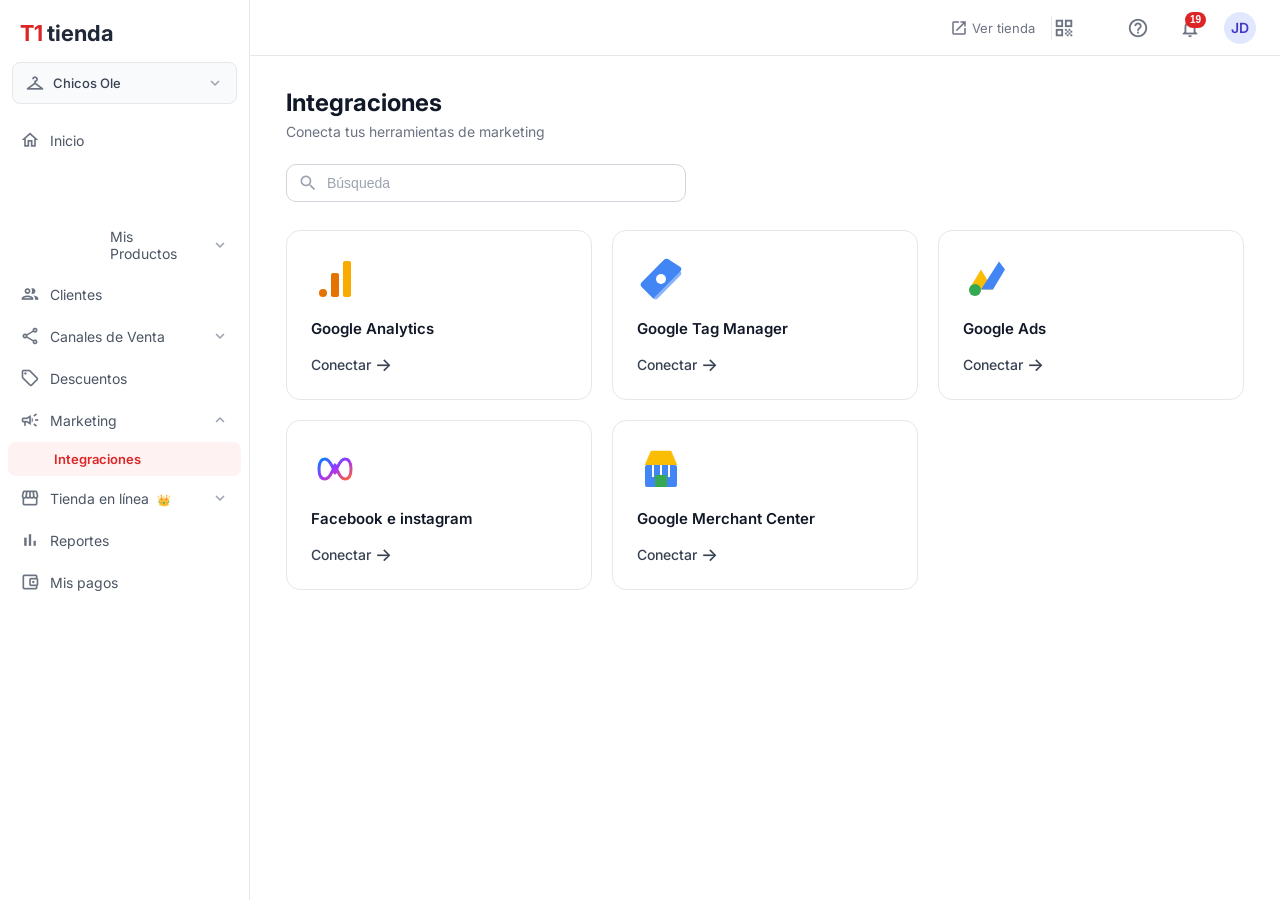
<file: integraciones02/index.html>
<!DOCTYPE html>
<html lang="es">
<head>
  <meta charset="UTF-8">
  <meta name="viewport" content="width=device-width, initial-scale=1.0">
  <title>Integraciones - T1tienda</title>
  <link href="https://fonts.googleapis.com/css2?family=Inter:wght@400;500;600;700&display=swap" rel="stylesheet">
  <link href="https://fonts.googleapis.com/icon?family=Material+Icons+Outlined" rel="stylesheet">
  <style>
    * {
      margin: 0;
      padding: 0;
      box-sizing: border-box;
    }

    body {
      font-family: 'Inter', -apple-system, BlinkMacSystemFont, sans-serif;
      background-color: #f3f4f6;
      color: #1f2937;
      display: flex;
      min-height: 100vh;
    }

    /* ========== SIDEBAR ========== */
    .sidebar {
      width: 250px;
      background: #fff;
      border-right: 1px solid #e5e7eb;
      display: flex;
      flex-direction: column;
      position: fixed;
      top: 0;
      left: 0;
      bottom: 0;
      z-index: 10;
      overflow-y: auto;
    }

    .sidebar-logo {
      padding: 20px 20px 16px;
      display: flex;
      align-items: center;
      gap: 4px;
      font-size: 22px;
      font-weight: 700;
    }

    .sidebar-logo .t1 {
      color: #dc2626;
    }

    .sidebar-logo .tienda {
      color: #1f2937;
    }

    .store-selector {
      margin: 0 12px 16px;
      padding: 10px 12px;
      background: #f9fafb;
      border: 1px solid #e5e7eb;
      border-radius: 8px;
      display: flex;
      align-items: center;
      gap: 8px;
      cursor: pointer;
      font-size: 13px;
      color: #374151;
    }

    .store-selector .flag {
      font-size: 16px;
    }

    .store-selector .store-name {
      flex: 1;
      font-weight: 500;
    }

    .store-selector .chevron {
      font-size: 18px;
      color: #9ca3af;
    }

    .nav-menu {
      list-style: none;
      padding: 0 8px;
      flex: 1;
    }

    .nav-item {
      display: flex;
      align-items: center;
      padding: 10px 12px;
      border-radius: 8px;
      cursor: pointer;
      font-size: 14px;
      color: #4b5563;
      gap: 10px;
      margin-bottom: 2px;
      text-decoration: none;
      transition: background 0.15s;
    }

    .nav-item:hover {
      background: #f3f4f6;
    }

    .nav-item .material-icons-outlined {
      font-size: 20px;
      color: #6b7280;
    }

    .nav-item .nav-label {
      flex: 1;
    }

    .nav-item .chevron {
      font-size: 18px;
      color: #9ca3af;
      transition: transform 0.2s;
    }

    .nav-item .chevron.open {
      transform: rotate(180deg);
    }

    .nav-section {
      margin-bottom: 2px;
    }

    .nav-sub-menu {
      list-style: none;
      padding-left: 0;
    }

    .nav-sub-item {
      display: flex;
      align-items: center;
      padding: 9px 12px 9px 46px;
      border-radius: 8px;
      cursor: pointer;
      font-size: 13px;
      color: #4b5563;
      margin-bottom: 1px;
      transition: background 0.15s;
    }

    .nav-sub-item:hover {
      background: #f3f4f6;
    }

    .nav-sub-item.active {
      background: #fef2f2;
      color: #dc2626;
      font-weight: 600;
    }

    .nav-badge {
      font-size: 11px;
      margin-left: 4px;
    }

    /* ========== TOP HEADER ========== */
    .main-wrapper {
      margin-left: 250px;
      flex: 1;
      display: flex;
      flex-direction: column;
      min-height: 100vh;
    }

    .top-header {
      background: #fff;
      border-bottom: 1px solid #e5e7eb;
      padding: 0 24px;
      height: 56px;
      display: flex;
      align-items: center;
      justify-content: flex-end;
      gap: 16px;
    }

    .header-link {
      font-size: 13px;
      color: #6b7280;
      text-decoration: none;
      display: flex;
      align-items: center;
      gap: 4px;
    }

    .header-link:hover {
      color: #374151;
    }

    .header-icon-btn {
      width: 36px;
      height: 36px;
      border: none;
      background: none;
      border-radius: 8px;
      display: flex;
      align-items: center;
      justify-content: center;
      cursor: pointer;
      color: #6b7280;
      position: relative;
      transition: background 0.15s;
    }

    .header-icon-btn:hover {
      background: #f3f4f6;
    }

    .header-icon-btn .material-icons-outlined {
      font-size: 22px;
    }

    .notification-badge {
      position: absolute;
      top: 2px;
      right: 2px;
      background: #dc2626;
      color: #fff;
      font-size: 10px;
      font-weight: 600;
      padding: 1px 5px;
      border-radius: 10px;
      min-width: 18px;
      text-align: center;
      line-height: 14px;
    }

    .header-avatar {
      width: 32px;
      height: 32px;
      border-radius: 50%;
      background: #e0e7ff;
      display: flex;
      align-items: center;
      justify-content: center;
      font-size: 14px;
      font-weight: 600;
      color: #4338ca;
      cursor: pointer;
    }

    .header-divider {
      width: 1px;
      height: 24px;
      background: #e5e7eb;
    }

    /* ========== MAIN CONTENT ========== */
    .main-content {
      padding: 32px 36px;
      flex: 1;
      background: #ffffff;
    }

    .page-title {
      font-size: 24px;
      font-weight: 700;
      color: #111827;
      margin-bottom: 6px;
    }

    .page-subtitle {
      font-size: 14px;
      color: #6b7280;
      margin-bottom: 24px;
    }

    .search-bar {
      position: relative;
      max-width: 400px;
      margin-bottom: 28px;
    }

    .search-bar input {
      width: 100%;
      padding: 10px 14px 10px 40px;
      border: 1px solid #d1d5db;
      border-radius: 10px;
      font-size: 14px;
      background: #fff;
      color: #374151;
      outline: none;
      transition: border-color 0.15s;
    }

    .search-bar input::placeholder {
      color: #9ca3af;
    }

    .search-bar input:focus {
      border-color: #dc2626;
      box-shadow: 0 0 0 3px rgba(220, 38, 38, 0.08);
    }

    .search-bar .search-icon {
      position: absolute;
      left: 12px;
      top: 50%;
      transform: translateY(-50%);
      color: #9ca3af;
      font-size: 20px;
    }

    /* ========== INTEGRATIONS GRID ========== */
    .integrations-grid {
      display: grid;
      grid-template-columns: repeat(3, 1fr);
      gap: 20px;
      max-width: 960px;
    }

    .integration-card {
      background: #fff;
      border: 1px solid #e5e7eb;
      border-radius: 14px;
      padding: 24px;
      display: flex;
      flex-direction: column;
      align-items: flex-start;
      transition: box-shadow 0.2s, border-color 0.2s;
    }

    .integration-card:hover {
      box-shadow: 0 4px 12px rgba(0, 0, 0, 0.06);
      border-color: #d1d5db;
    }

    .integration-logo {
      width: 48px;
      height: 48px;
      margin-bottom: 16px;
      display: flex;
      align-items: center;
      justify-content: center;
    }

    .integration-logo img {
      max-width: 48px;
      max-height: 48px;
      object-fit: contain;
    }

    .integration-logo svg {
      width: 48px;
      height: 48px;
    }

    .integration-name {
      font-size: 15px;
      font-weight: 600;
      color: #111827;
      margin-bottom: 16px;
    }

    .integration-connect {
      font-size: 14px;
      font-weight: 500;
      color: #374151;
      text-decoration: none;
      display: flex;
      align-items: center;
      gap: 4px;
      cursor: pointer;
      transition: color 0.15s;
    }

    .integration-connect:hover {
      color: #dc2626;
    }

    .integration-connect .arrow {
      font-size: 18px;
      transition: transform 0.15s;
    }

    .integration-connect:hover .arrow {
      transform: translateX(3px);
    }

    /* Responsive */
    @media (max-width: 1024px) {
      .integrations-grid {
        grid-template-columns: repeat(2, 1fr);
      }
    }

    @media (max-width: 768px) {
      .sidebar {
        display: none;
      }
      .main-wrapper {
        margin-left: 0;
      }
      .integrations-grid {
        grid-template-columns: 1fr;
      }
    }
  </style>
</head>
<body>

  <!-- SIDEBAR -->
  <aside class="sidebar">
    <div class="sidebar-logo">
      <span class="t1">T1</span><span class="tienda">tienda</span>
    </div>

    <div class="store-selector">
      <span class="material-icons-outlined" style="font-size:20px; color:#6b7280;">checkroom</span>
      <span class="store-name">Chicos Ole</span>
      <span class="material-icons-outlined chevron">expand_more</span>
    </div>

    <ul class="nav-menu">
      <li class="nav-section">
        <div class="nav-item">
          <span class="material-icons-outlined">home</span>
          <span class="nav-label">Inicio</span>
        </div>
      </li>

      <li class="nav-section">
        <div class="nav-item">
          <span class="material-icons-outlined">inventory_2</span>
          <span class="nav-label">Mis Pedidos</span>
        </div>
      </li>

      <li class="nav-section">
        <div class="nav-item">
          <span class="material-icons-outlined">sell</span>
          <span class="nav-label">Mis Productos</span>
          <span class="material-icons-outlined chevron">expand_more</span>
        </div>
      </li>

      <li class="nav-section">
        <div class="nav-item">
          <span class="material-icons-outlined">people</span>
          <span class="nav-label">Clientes</span>
        </div>
      </li>

      <li class="nav-section">
        <div class="nav-item">
          <span class="material-icons-outlined">share</span>
          <span class="nav-label">Canales de Venta</span>
          <span class="material-icons-outlined chevron">expand_more</span>
        </div>
      </li>

      <li class="nav-section">
        <div class="nav-item">
          <span class="material-icons-outlined">local_offer</span>
          <span class="nav-label">Descuentos</span>
        </div>
      </li>

      <li class="nav-section">
        <div class="nav-item">
          <span class="material-icons-outlined">campaign</span>
          <span class="nav-label">Marketing</span>
          <span class="material-icons-outlined chevron open">expand_more</span>
        </div>
        <ul class="nav-sub-menu">
          <li class="nav-sub-item active">Integraciones</li>
        </ul>
      </li>

      <li class="nav-section">
        <div class="nav-item">
          <span class="material-icons-outlined">storefront</span>
          <span class="nav-label">Tienda en línea <span class="nav-badge">👑</span></span>
          <span class="material-icons-outlined chevron">expand_more</span>
        </div>
      </li>

      <li class="nav-section">
        <div class="nav-item">
          <span class="material-icons-outlined">bar_chart</span>
          <span class="nav-label">Reportes</span>
        </div>
      </li>

      <li class="nav-section">
        <div class="nav-item">
          <span class="material-icons-outlined">account_balance_wallet</span>
          <span class="nav-label">Mis pagos</span>
        </div>
      </li>
    </ul>
  </aside>

  <!-- MAIN WRAPPER -->
  <div class="main-wrapper">

    <!-- TOP HEADER -->
    <header class="top-header">
      <a href="#" class="header-link">
        <span class="material-icons-outlined" style="font-size:18px;">open_in_new</span>
        Ver tienda
      </a>

      <div class="header-divider"></div>

      <button class="header-icon-btn" title="QR">
        <span class="material-icons-outlined">qr_code_2</span>
      </button>

      <button class="header-icon-btn" title="Ayuda">
        <span class="material-icons-outlined">help_outline</span>
      </button>

      <button class="header-icon-btn" title="Notificaciones">
        <span class="material-icons-outlined">notifications</span>
        <span class="notification-badge">19</span>
      </button>

      <div class="header-avatar">JD</div>
    </header>

    <!-- MAIN CONTENT -->
    <main class="main-content">
      <h1 class="page-title">Integraciones</h1>
      <p class="page-subtitle">Conecta tus herramientas de marketing</p>

      <div class="search-bar">
        <span class="material-icons-outlined search-icon">search</span>
        <input type="text" placeholder="Búsqueda">
      </div>

      <div class="integrations-grid">

        <!-- Google Analytics -->
        <div class="integration-card">
          <div class="integration-logo">
            <svg viewBox="0 0 48 48" xmlns="http://www.w3.org/2000/svg">
              <path d="M38 42H34C32.9 42 32 41.1 32 40V8C32 6.9 32.9 6 34 6H38C39.1 6 40 6.9 40 8V40C40 41.1 39.1 42 38 42Z" fill="#F9AB00"/>
              <path d="M26 42H22C20.9 42 20 41.1 20 40V20C20 18.9 20.9 18 22 18H26C27.1 18 28 18.9 28 20V40C28 41.1 27.1 42 26 42Z" fill="#E37400"/>
              <circle cx="12" cy="38" r="4" fill="#E37400"/>
            </svg>
          </div>
          <div class="integration-name">Google Analytics</div>
          <a href="#" class="integration-connect">
            Conectar <span class="arrow">→</span>
          </a>
        </div>

        <!-- Google Tag Manager -->
        <div class="integration-card">
          <div class="integration-logo">
            <svg viewBox="0 0 48 48" xmlns="http://www.w3.org/2000/svg">
              <path d="M27.4 4.6L4.6 27.4C3.4 28.6 3.4 30.5 4.6 31.7L16.3 43.4C17.5 44.6 19.4 44.6 20.6 43.4L43.4 20.6C44.6 19.4 44.6 17.5 43.4 16.3L31.7 4.6C30.5 3.4 28.6 3.4 27.4 4.6Z" fill="#8AB4F8"/>
              <path d="M27.4 4.6L4.6 27.4C3.4 28.6 3.4 30.5 4.6 31.7L16.3 43.4L43.4 16.3C44.6 15.1 44.6 13.2 43.4 12L31.7 4.6C30.5 3.4 28.6 3.4 27.4 4.6Z" fill="#4285F4"/>
              <circle cx="24" cy="24" r="5" fill="#fff"/>
            </svg>
          </div>
          <div class="integration-name">Google Tag Manager</div>
          <a href="#" class="integration-connect">
            Conectar <span class="arrow">→</span>
          </a>
        </div>

        <!-- Google Ads -->
        <div class="integration-card">
          <div class="integration-logo">
            <svg viewBox="0 0 48 48" xmlns="http://www.w3.org/2000/svg">
              <path d="M6 34.5L18 14.5L30 34.5H6Z" fill="#FBBC04"/>
              <path d="M30 34.5L42 14.5L36 6.5L18 34.5H30Z" fill="#4285F4"/>
              <circle cx="12" cy="35" r="6" fill="#34A853"/>
            </svg>
          </div>
          <div class="integration-name">Google Ads</div>
          <a href="#" class="integration-connect">
            Conectar <span class="arrow">→</span>
          </a>
        </div>

        <!-- Facebook e Instagram -->
        <div class="integration-card">
          <div class="integration-logo">
            <svg viewBox="0 0 48 48" xmlns="http://www.w3.org/2000/svg">
              <defs>
                <linearGradient id="metaGrad" x1="0%" y1="0%" x2="100%" y2="100%">
                  <stop offset="0%" style="stop-color:#0081FB"/>
                  <stop offset="50%" style="stop-color:#A033FF"/>
                  <stop offset="100%" style="stop-color:#FF6534"/>
                </linearGradient>
              </defs>
              <path d="M8 24C8 18 10 14 14 14C17 14 19 17 21 21L24 28L27 21C29 17 31 14 34 14C38 14 40 18 40 24C40 30 38 34 34 34C31 34 29 31 27 27L24 20L21 27C19 31 17 34 14 34C10 34 8 30 8 24Z" fill="url(#metaGrad)" stroke="url(#metaGrad)" stroke-width="3" stroke-linecap="round" fill-opacity="0" stroke-linejoin="round"/>
            </svg>
          </div>
          <div class="integration-name">Facebook e instagram</div>
          <a href="#" class="integration-connect">
            Conectar <span class="arrow">→</span>
          </a>
        </div>

        <!-- Google Merchant Center -->
        <div class="integration-card">
          <div class="integration-logo">
            <svg viewBox="0 0 48 48" xmlns="http://www.w3.org/2000/svg">
              <rect x="8" y="20" width="32" height="22" rx="2" fill="#4285F4"/>
              <path d="M8 20L14 6H34L40 20" fill="#FBBC04" stroke="#FBBC04" stroke-width="0.5"/>
              <path d="M16 20V32" stroke="#fff" stroke-width="2"/>
              <path d="M24 20V32" stroke="#fff" stroke-width="2"/>
              <path d="M32 20V32" stroke="#fff" stroke-width="2"/>
              <rect x="18" y="30" width="12" height="12" rx="1" fill="#34A853"/>
            </svg>
          </div>
          <div class="integration-name">Google Merchant Center</div>
          <a href="google-merchant-center.html" class="integration-connect">
            Conectar <span class="arrow">→</span>
          </a>
        </div>

      </div>
    </main>
  </div>

</body>
</html>
</file>
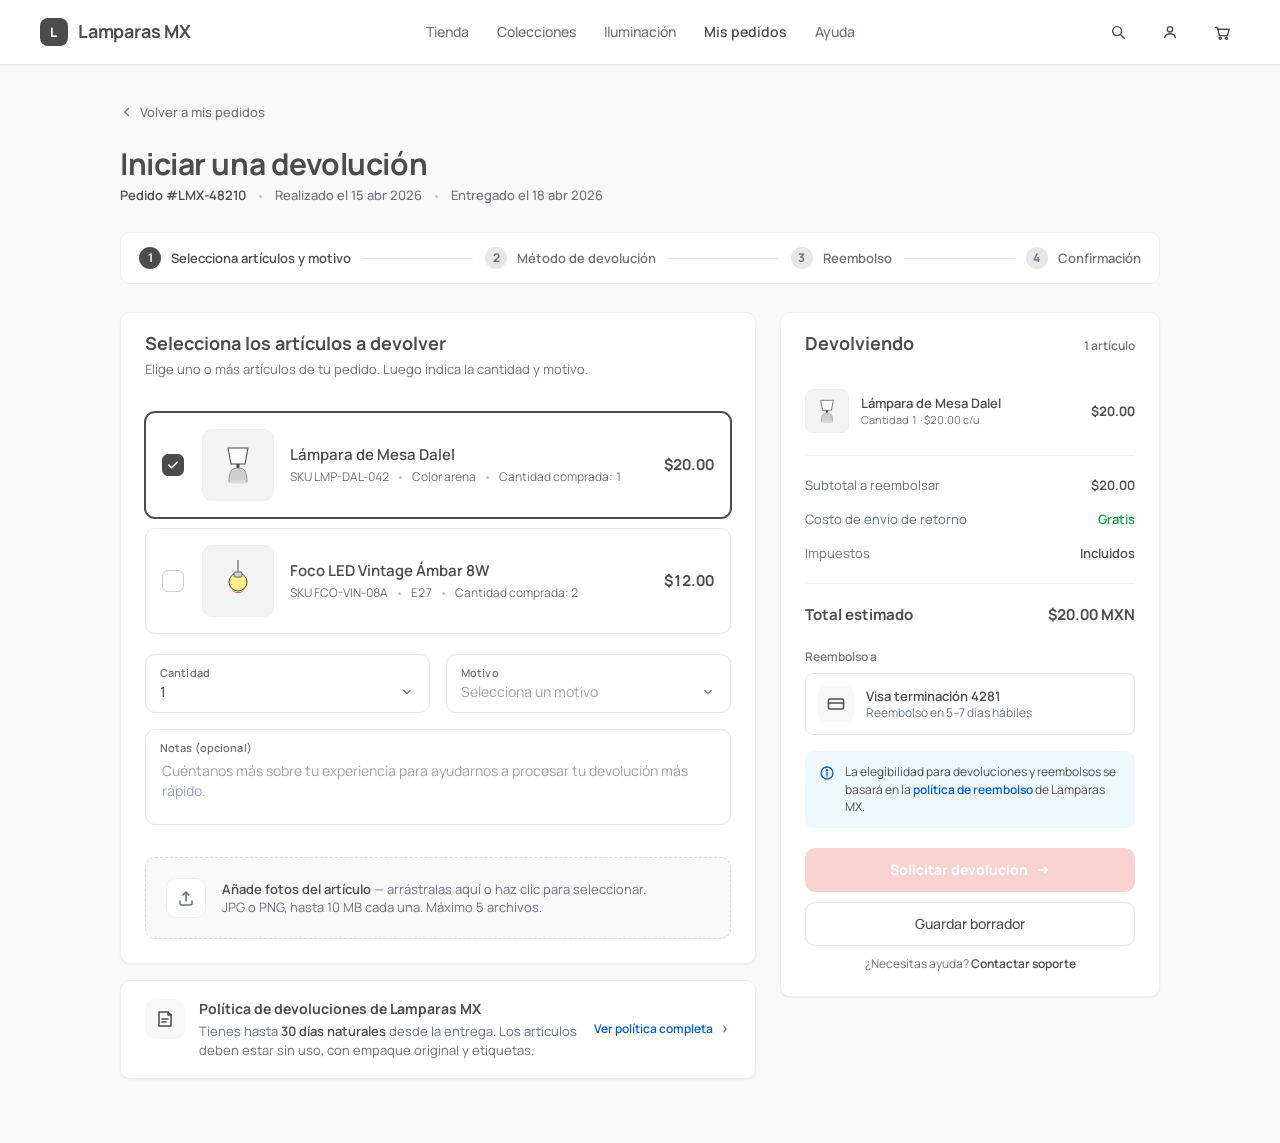
<file: devolucion/Iniciar devolucion.html>
<!doctype html>
<html lang="es-MX">
<head>
<meta charset="utf-8" />
<title>Iniciar una devolución — Lamparas MX</title>
<link rel="stylesheet" href="colors_and_type.css" />
<style>
  html, body { background: var(--bg-subtle); min-height: 100vh; }
  * { box-sizing: border-box; }

  /* ---------- Top storefront bar ---------- */
  .topbar {
    background: #fff;
    border-bottom: 1px solid var(--border-default);
    box-shadow: var(--shadow-xs);
    position: sticky; top: 0; z-index: 10;
  }
  .topbar-inner {
    max-width: 1280px;
    margin: 0 auto;
    padding: 0 40px;
    height: 64px;
    display: grid;
    grid-template-columns: 1fr auto 1fr;
    align-items: center;
    gap: 32px;
  }
  .brand {
    display: flex; align-items: center; gap: 10px;
    font-family: var(--font-sans);
    font-weight: 700; font-size: 18px;
    color: var(--fg-primary); letter-spacing: -0.01em;
  }
  .brand-mark {
    width: 28px; height: 28px; border-radius: 8px;
    background: var(--color-brand-oxford);
    color: #fff; display:flex; align-items:center; justify-content:center;
    font-weight: 800; font-size: 13px; letter-spacing: 0.02em;
  }
  .nav { display: flex; gap: 28px; }
  .nav a {
    font-family: var(--font-sans); font-size: 14px; font-weight: 500;
    color: var(--fg-secondary); text-decoration: none;
  }
  .nav a:hover { color: var(--fg-primary); }
  .nav a.active { color: var(--fg-primary); font-weight: 600; }
  .topbar-actions { display:flex; justify-content:flex-end; align-items:center; gap: 16px; }
  .icon-btn {
    width: 36px; height: 36px; border-radius: 999px;
    display: inline-flex; align-items: center; justify-content: center;
    color: var(--fg-primary); background: transparent; border: none; cursor: pointer;
    transition: background var(--dur-med) var(--ease-standard);
  }
  .icon-btn:hover { background: var(--color-gray-100); }

  /* ---------- Breadcrumb / back ---------- */
  .page {
    max-width: 1120px;
    margin: 0 auto;
    padding: 32px 40px 64px;
  }
  .back-row {
    display: flex; align-items: center; gap: 8px;
    margin-bottom: 20px;
  }
  .back-link {
    display: inline-flex; align-items: center; gap: 6px;
    font-family: var(--font-sans); font-size: 13px; font-weight: 500;
    color: var(--fg-secondary); text-decoration: none; cursor: pointer;
    padding: 6px 10px; border-radius: 8px; margin-left: -10px;
    transition: background var(--dur-med) var(--ease-standard), color var(--dur-med) var(--ease-standard);
  }
  .back-link:hover { background: var(--color-gray-100); color: var(--fg-primary); }

  /* ---------- Page header ---------- */
  .page-header { margin-bottom: 28px; }
  .page-title {
    font-family: var(--font-sans);
    font-weight: 700; font-size: 30px; line-height: 1.1;
    letter-spacing: -0.015em;
    color: var(--fg-primary);
    margin-bottom: 6px;
  }
  .order-meta {
    font-family: var(--font-sans); font-size: 13px; font-weight: 500;
    color: var(--fg-secondary);
  }
  .order-meta .order-num { color: var(--fg-primary); font-weight: 600; }
  .dot-sep { display: inline-block; width: 3px; height: 3px; border-radius:999px; background: var(--color-gray-500); margin: 0 10px; vertical-align: middle; }

  /* ---------- Stepper ---------- */
  .stepper {
    display: flex; align-items: center; gap: 12px;
    margin: 18px 0 28px;
    padding: 14px 18px;
    background: #fff;
    border: 1px solid var(--border-subtle);
    border-radius: var(--radius-lg);
  }
  .step { display: flex; align-items: center; gap: 10px; color: var(--fg-secondary); }
  .step-num {
    width: 22px; height: 22px; border-radius: 999px;
    background: var(--color-gray-200); color: var(--fg-secondary);
    font-family: var(--font-sans); font-weight: 700; font-size: 12px;
    display: inline-flex; align-items: center; justify-content: center;
  }
  .step.active .step-num { background: var(--color-brand-oxford); color: #fff; }
  .step.done .step-num { background: var(--color-green-700); color: #fff; }
  .step-label {
    font-family: var(--font-sans); font-size: 13px; font-weight: 600;
    color: var(--fg-secondary);
  }
  .step.active .step-label { color: var(--fg-primary); }
  .step-sep {
    flex: 1; height: 1px; background: var(--border-default); min-width: 24px;
  }

  /* ---------- Layout ---------- */
  .layout {
    display: grid;
    grid-template-columns: 1fr 380px;
    gap: 24px;
    align-items: start;
  }

  /* ---------- Card ---------- */
  .card {
    background: #fff;
    border: 1px solid var(--border-subtle);
    border-radius: var(--radius-lg);
    box-shadow: var(--shadow-xs);
  }
  .card-header {
    padding: 20px 24px 0;
  }
  .card-title {
    font-family: var(--font-sans); font-weight: 700; font-size: 18px; line-height: 1.2;
    color: var(--fg-primary); margin: 0 0 4px;
  }
  .card-subtitle {
    font-family: var(--font-sans); font-size: 13px; color: var(--fg-secondary);
  }
  .card-body { padding: 20px 24px 24px; }
  .divider { height: 1px; background: var(--border-subtle); margin: 0; border:0; }

  /* ---------- Product row ---------- */
  .product-row {
    display: grid;
    grid-template-columns: 24px 72px 1fr auto;
    gap: 16px;
    align-items: center;
    padding: 16px;
    border: 1px solid var(--border-default);
    border-radius: var(--radius-lg);
    background: #fff;
    transition: border-color var(--dur-med) var(--ease-standard), box-shadow var(--dur-med) var(--ease-standard);
  }
  .product-row.selected {
    border-color: var(--color-brand-oxford);
    box-shadow: 0 0 0 1px var(--color-brand-oxford);
  }

  /* Checkbox */
  .chk {
    width: 22px; height: 22px; border-radius: 6px;
    border: 1.5px solid var(--color-gray-400);
    display: inline-flex; align-items: center; justify-content: center;
    background: #fff; cursor: pointer;
    transition: background var(--dur-fast), border-color var(--dur-fast);
  }
  .chk.checked {
    background: var(--color-brand-oxford);
    border-color: var(--color-brand-oxford);
  }
  .chk svg { opacity: 0; transition: opacity var(--dur-fast); }
  .chk.checked svg { opacity: 1; }

  .thumb {
    width: 72px; height: 72px; border-radius: 10px;
    background: var(--color-gray-100);
    border: 1px solid var(--border-subtle);
    display: flex; align-items: center; justify-content: center;
    overflow: hidden;
  }
  /* SVG lamp placeholder */
  .thumb svg { display:block; }

  .product-info {
    display: flex; flex-direction: column; gap: 4px; min-width: 0;
  }
  .product-name {
    font-family: var(--font-sans); font-weight: 600; font-size: 15px;
    color: var(--fg-primary);
    overflow: hidden; text-overflow: ellipsis; white-space: nowrap;
  }
  .product-sub {
    font-family: var(--font-sans); font-size: 12px; color: var(--fg-secondary);
    font-feature-settings: "tnum" 1;
  }
  .product-sub .sep { display:inline-block; width:3px; height:3px; border-radius:999px; background: var(--color-gray-500); margin: 0 8px; vertical-align: middle; }

  .product-price {
    font-family: var(--font-sans); font-weight: 700; font-size: 15px;
    color: var(--fg-primary); font-feature-settings: "tnum" 1;
    white-space: nowrap;
  }

  /* ---------- Form grid ---------- */
  .form-grid {
    display: grid;
    grid-template-columns: 1fr 1fr;
    gap: 16px;
    margin-top: 20px;
  }
  .form-grid .full { grid-column: 1 / -1; }

  .field {
    position: relative;
    display: flex; flex-direction: column;
    border: 1px solid var(--border-default);
    border-radius: var(--radius-lg);
    background: #fff;
    padding: 10px 14px;
    min-height: 58px;
    transition: border-color var(--dur-med) var(--ease-standard), box-shadow var(--dur-med) var(--ease-standard);
    cursor: pointer;
  }
  .field:hover { border-color: var(--border-strong); }
  .field:focus-within, .field.open {
    border-color: var(--color-brand-oxford);
    box-shadow: 0 0 0 1px var(--color-brand-oxford);
  }
  .field-label {
    font-family: var(--font-sans); font-size: 11px; font-weight: 600;
    color: var(--fg-secondary);
    letter-spacing: 0.01em;
  }
  .field-value {
    font-family: var(--font-sans); font-size: 14px; font-weight: 500;
    color: var(--fg-primary);
    margin-top: 2px;
    display: flex; align-items: center; justify-content: space-between;
    gap: 8px;
  }
  .field-value.placeholder { color: var(--color-gray-600); font-weight: 400; }
  .field .caret { color: var(--fg-secondary); transition: transform var(--dur-med) var(--ease-standard); flex-shrink: 0; }
  .field.open .caret { transform: rotate(180deg); }

  .field-textarea {
    min-height: 96px;
    align-items: stretch;
  }
  .field-textarea textarea {
    flex: 1;
    border: none; outline: none; resize: none;
    font-family: var(--font-sans); font-size: 14px; color: var(--fg-primary);
    background: transparent; margin-top: 4px;
    line-height: 1.45;
  }
  .field-textarea textarea::placeholder { color: var(--color-gray-600); }

  /* Dropdown menu */
  .menu {
    position: absolute;
    top: calc(100% + 6px); left: 0; right: 0;
    background: #fff;
    border: 1px solid var(--border-default);
    border-radius: var(--radius-lg);
    box-shadow: var(--shadow-md);
    padding: 6px;
    z-index: 5;
    display: none;
  }
  .field.open .menu { display: block; }
  .menu-item {
    padding: 10px 12px;
    font-family: var(--font-sans); font-size: 14px; font-weight: 500;
    color: var(--fg-primary);
    border-radius: 8px;
    cursor: pointer;
    display: flex; align-items: center; gap: 10px;
    transition: background var(--dur-fast);
  }
  .menu-item:hover { background: var(--color-gray-50); }
  .menu-item .check { margin-left: auto; opacity: 0; color: var(--color-brand-oxford); }
  .menu-item.selected .check { opacity: 1; }
  .menu-item .sub {
    font-family: var(--font-sans); font-size: 12px; font-weight: 400;
    color: var(--fg-secondary);
    display: block;
    margin-top: 2px;
  }
  .menu-item .stack { display:flex; flex-direction:column; }

  /* ---------- Photo upload ---------- */
  .upload-zone {
    margin-top: 16px;
    border: 1.5px dashed var(--border-strong);
    border-radius: var(--radius-lg);
    background: var(--bg-subtle);
    padding: 20px;
    display: flex; align-items: center; gap: 16px;
    transition: background var(--dur-med), border-color var(--dur-med);
    cursor: pointer;
  }
  .upload-zone:hover { background: #fff; border-color: var(--color-brand-oxford); }
  .upload-icon {
    width: 40px; height: 40px; border-radius: 10px;
    background: #fff; border: 1px solid var(--border-subtle);
    display: inline-flex; align-items: center; justify-content: center;
    color: var(--fg-secondary); flex-shrink: 0;
  }
  .upload-text {
    font-family: var(--font-sans); font-size: 13px; color: var(--fg-secondary);
    line-height: 1.4;
  }
  .upload-text strong { color: var(--fg-primary); font-weight: 600; }

  /* ---------- Summary (right) ---------- */
  .summary { position: sticky; top: 96px; }
  .summary-row {
    display: flex; align-items: center; justify-content: space-between;
    font-family: var(--font-sans); font-size: 13px;
    color: var(--fg-secondary);
    padding: 8px 0;
  }
  .summary-row .lbl { color: var(--fg-secondary); }
  .summary-row .val {
    color: var(--fg-primary); font-weight: 600;
    font-feature-settings: "tnum" 1;
  }
  .summary-row.total .lbl,
  .summary-row.total .val {
    font-size: 15px;
    color: var(--fg-primary);
    font-weight: 700;
  }
  .summary-sep { height: 1px; background: var(--border-subtle); margin: 12px 0; border:0; }

  .info-note {
    display: flex; gap: 10px; align-items: flex-start;
    background: var(--color-blue-100);
    border-radius: var(--radius-md);
    padding: 12px 14px;
    margin: 16px 0 20px;
  }
  .info-note .info-icon {
    flex-shrink: 0; color: var(--color-blue-700); margin-top: 1px;
  }
  .info-note p {
    font-family: var(--font-sans); font-size: 12px; line-height: 1.45;
    color: var(--fg-primary); margin: 0;
  }
  .info-note a { color: var(--color-blue-700); font-weight: 600; }
  .info-note a:hover { text-decoration: underline; }

  /* Refund method */
  .refund-method {
    display:flex; align-items:center; gap: 12px;
    padding: 12px; border: 1px solid var(--border-default);
    border-radius: var(--radius-md); background: #fff;
  }
  .refund-icon {
    width: 36px; height: 36px; border-radius: 8px;
    background: var(--bg-subtle);
    display:flex; align-items:center; justify-content:center;
    color: var(--fg-primary); flex-shrink:0;
  }
  .refund-meta { display: flex; flex-direction: column; }
  .refund-title { font-family: var(--font-sans); font-weight: 600; font-size: 13px; color: var(--fg-primary); }
  .refund-sub { font-family: var(--font-sans); font-size: 12px; color: var(--fg-secondary); }

  /* Buttons */
  .btn {
    display: inline-flex; align-items: center; justify-content: center; gap: 8px;
    font-family: var(--font-sans); font-weight: 700; font-size: 14px;
    border-radius: var(--radius-lg); border: 1px solid transparent;
    padding: 0 18px; height: 44px; cursor: pointer;
    transition: background var(--dur-med) var(--ease-standard),
                border-color var(--dur-med) var(--ease-standard),
                color var(--dur-med) var(--ease-standard);
  }
  .btn-primary {
    background: var(--color-brand-red-500); color: #fff;
  }
  .btn-primary:hover { background: var(--color-brand-red-700); }
  .btn-primary:disabled {
    background: var(--color-brand-red-100); color: #fff;
    cursor: not-allowed;
  }
  .btn-secondary {
    background: #fff; color: var(--fg-primary);
    border-color: var(--border-default);
    font-weight: 500;
  }
  .btn-secondary:hover { border-color: var(--color-brand-oxford); }
  .btn-block { width: 100%; }

  .summary-cta { display: flex; flex-direction: column; gap: 10px; margin-top: 4px; }
  .help-line {
    text-align: center;
    font-family: var(--font-sans); font-size: 12px; color: var(--fg-secondary);
    margin-top: 10px;
  }
  .help-line a { color: var(--fg-primary); font-weight: 600; }

  /* Items list summary */
  .sum-item {
    display: grid;
    grid-template-columns: 44px 1fr auto;
    gap: 12px; align-items: center;
    padding: 10px 0;
  }
  .sum-item + .sum-item { border-top: 1px solid var(--border-subtle); }
  .sum-thumb {
    width: 44px; height: 44px; border-radius: 8px;
    background: var(--color-gray-100);
    border: 1px solid var(--border-subtle);
    display: flex; align-items: center; justify-content: center;
    overflow: hidden;
  }
  .sum-name {
    font-family: var(--font-sans); font-size: 13px; font-weight: 600;
    color: var(--fg-primary);
    white-space: nowrap; overflow: hidden; text-overflow: ellipsis;
  }
  .sum-sub { font-family: var(--font-sans); font-size: 11px; color: var(--fg-secondary); font-feature-settings: "tnum" 1; }
  .sum-price { font-family: var(--font-sans); font-weight: 700; font-size: 13px; color: var(--fg-primary); font-feature-settings: "tnum" 1; }

  .counter {
    display: inline-flex; align-items: center; gap: 8px;
    padding: 3px 4px; border: 1px solid var(--border-default); border-radius: 999px;
    background: #fff;
  }
  .counter button {
    width: 22px; height: 22px; border-radius: 999px;
    background: var(--color-gray-100); border: none; cursor: pointer;
    color: var(--fg-primary); display:inline-flex; align-items:center; justify-content:center;
  }
  .counter button:hover { background: var(--color-gray-200); }
  .counter span {
    font-family: var(--font-sans); font-weight: 600; font-size: 12px;
    min-width: 14px; text-align: center;
    font-feature-settings: "tnum" 1;
  }

  /* ---------- Return policy drawer (mini) ---------- */
  .policy-chip {
    display: inline-flex; align-items: center; gap: 6px;
    font-family: var(--font-sans); font-size: 12px; font-weight: 600;
    color: var(--color-blue-700); text-decoration: none;
  }
  .policy-chip:hover { text-decoration: underline; }
</style>
</head>
<body>

<!-- ===== TOP BAR ===== -->
<header class="topbar">
  <div class="topbar-inner">
    <div class="brand">
      <div class="brand-mark">L</div>
      Lamparas MX
    </div>
    <nav class="nav">
      <a href="#">Tienda</a>
      <a href="#">Colecciones</a>
      <a href="#">Iluminación</a>
      <a href="#" class="active">Mis pedidos</a>
      <a href="#">Ayuda</a>
    </nav>
    <div class="topbar-actions">
      <button class="icon-btn" aria-label="Buscar">
        <svg width="18" height="18" viewBox="0 0 20 20" fill="none" stroke="currentColor" stroke-width="1.6" stroke-linecap="round" stroke-linejoin="round"><circle cx="9" cy="9" r="5"/><line x1="13" y1="13" x2="17" y2="17"/></svg>
      </button>
      <button class="icon-btn" aria-label="Cuenta">
        <svg width="18" height="18" viewBox="0 0 20 20" fill="none" stroke="currentColor" stroke-width="1.6" stroke-linecap="round" stroke-linejoin="round"><circle cx="10" cy="7" r="3"/><path d="M4 16 C 5 13, 8 12, 10 12 C 12 12, 15 13, 16 16"/></svg>
      </button>
      <button class="icon-btn" aria-label="Carrito">
        <svg width="18" height="18" viewBox="0 0 20 20" fill="none" stroke="currentColor" stroke-width="1.6" stroke-linecap="round" stroke-linejoin="round"><path d="M3 5 H5 L7 14 H16 L18 7 H6"/><circle cx="8" cy="17" r="1.2"/><circle cx="15" cy="17" r="1.2"/></svg>
      </button>
    </div>
  </div>
</header>

<!-- ===== PAGE ===== -->
<main class="page">
  <div class="back-row">
    <a class="back-link" href="#">
      <svg width="14" height="14" viewBox="0 0 20 20" fill="none" stroke="currentColor" stroke-width="1.8" stroke-linecap="round" stroke-linejoin="round"><polyline points="12 5 7 10 12 15"/></svg>
      Volver a mis pedidos
    </a>
  </div>

  <div class="page-header">
    <h1 class="page-title">Iniciar una devolución</h1>
    <div class="order-meta">
      <span class="order-num">Pedido #LMX-48210</span>
      <span class="dot-sep"></span>
      Realizado el 15 abr 2026
      <span class="dot-sep"></span>
      Entregado el 18 abr 2026
    </div>
  </div>

  <!-- Stepper -->
  <div class="stepper">
    <div class="step active">
      <div class="step-num">1</div>
      <div class="step-label">Selecciona artículos y motivo</div>
    </div>
    <div class="step-sep"></div>
    <div class="step">
      <div class="step-num">2</div>
      <div class="step-label">Método de devolución</div>
    </div>
    <div class="step-sep"></div>
    <div class="step">
      <div class="step-num">3</div>
      <div class="step-label">Reembolso</div>
    </div>
    <div class="step-sep"></div>
    <div class="step">
      <div class="step-num">4</div>
      <div class="step-label">Confirmación</div>
    </div>
  </div>

  <!-- ===== LAYOUT ===== -->
  <div class="layout">

    <!-- LEFT column -->
    <section class="left">

      <!-- Items card -->
      <div class="card" style="margin-bottom: 16px;">
        <div class="card-header">
          <h2 class="card-title">Selecciona los artículos a devolver</h2>
          <p class="card-subtitle">Elige uno o más artículos de tu pedido. Luego indica la cantidad y motivo.</p>
        </div>
        <div class="card-body">

          <!-- Item 1 (selected) -->
          <div class="product-row selected" id="row-1" style="margin-bottom: 10px;">
            <div class="chk checked" data-item="1" role="checkbox" aria-checked="true" tabindex="0">
              <svg width="14" height="14" viewBox="0 0 20 20" fill="none" stroke="#fff" stroke-width="2.2" stroke-linecap="round" stroke-linejoin="round"><polyline points="4 10 8 14 16 6"/></svg>
            </div>
            <div class="thumb" aria-hidden="true">
              <!-- Lamp illustration -->
              <svg width="54" height="54" viewBox="0 0 54 54" fill="none">
                <rect width="54" height="54" fill="#F3F3F3"/>
                <!-- shade -->
                <path d="M17 10 h20 l-3 16 h-14 z" fill="#FFFFFF" stroke="#4C4C4C" stroke-width="1.1" stroke-linejoin="round"/>
                <!-- neck -->
                <rect x="25.5" y="26" width="3" height="4" fill="#4C4C4C"/>
                <!-- base -->
                <path d="M18 44 C 18 34, 20 30, 27 30 C 34 30, 36 34, 36 44 Z" fill="#CFCFCF" stroke="#828282" stroke-width="0.8"/>
                <ellipse cx="27" cy="44" rx="9" ry="1.6" fill="#DBDBDB"/>
              </svg>
            </div>
            <div class="product-info">
              <span class="product-name">Lámpara de Mesa Dalel</span>
              <span class="product-sub">
                SKU LMP-DAL-042
                <span class="sep"></span>
                Color arena
                <span class="sep"></span>
                Cantidad comprada: 1
              </span>
            </div>
            <div class="product-price">$20.00</div>
          </div>

          <!-- Item 2 (not selected) -->
          <div class="product-row" id="row-2" style="margin-bottom: 0;">
            <div class="chk" data-item="2" role="checkbox" aria-checked="false" tabindex="0">
              <svg width="14" height="14" viewBox="0 0 20 20" fill="none" stroke="#fff" stroke-width="2.2" stroke-linecap="round" stroke-linejoin="round"><polyline points="4 10 8 14 16 6"/></svg>
            </div>
            <div class="thumb" aria-hidden="true">
              <svg width="54" height="54" viewBox="0 0 54 54" fill="none">
                <rect width="54" height="54" fill="#F3F3F3"/>
                <!-- pendant bulb -->
                <line x1="27" y1="6" x2="27" y2="20" stroke="#4C4C4C" stroke-width="1"/>
                <circle cx="27" cy="28" r="9" fill="#FEF08A" stroke="#4C4C4C" stroke-width="1"/>
                <rect x="23" y="18" width="8" height="5" rx="1" fill="#CFCFCF" stroke="#4C4C4C" stroke-width="0.8"/>
                <path d="M21 35 C 22 40, 32 40, 33 35" stroke="#E26153" stroke-width="1" stroke-linecap="round"/>
              </svg>
            </div>
            <div class="product-info">
              <span class="product-name">Foco LED Vintage Ámbar 8W</span>
              <span class="product-sub">
                SKU FCO-VIN-08A
                <span class="sep"></span>
                E27
                <span class="sep"></span>
                Cantidad comprada: 2
              </span>
            </div>
            <div class="product-price">$12.00</div>
          </div>

          <!-- Form for selected item 1 -->
          <div class="form-grid" id="form-1">

            <!-- Cantidad dropdown -->
            <div class="field" data-field="cantidad" tabindex="0">
              <span class="field-label">Cantidad</span>
              <div class="field-value" id="val-cantidad">
                <span>1</span>
                <svg class="caret" width="16" height="16" viewBox="0 0 20 20" fill="none" stroke="currentColor" stroke-width="1.6" stroke-linecap="round" stroke-linejoin="round"><polyline points="6 8 10 12 14 8"/></svg>
              </div>
              <div class="menu" id="menu-cantidad">
                <div class="menu-item selected" data-val="1"><span>1</span><svg class="check" width="16" height="16" viewBox="0 0 20 20" fill="none" stroke="currentColor" stroke-width="2" stroke-linecap="round" stroke-linejoin="round"><polyline points="4 10 8 14 16 6"/></svg></div>
              </div>
            </div>

            <!-- Motivo dropdown -->
            <div class="field" data-field="motivo" tabindex="0">
              <span class="field-label">Motivo</span>
              <div class="field-value placeholder" id="val-motivo">
                <span>Selecciona un motivo</span>
                <svg class="caret" width="16" height="16" viewBox="0 0 20 20" fill="none" stroke="currentColor" stroke-width="1.6" stroke-linecap="round" stroke-linejoin="round"><polyline points="6 8 10 12 14 8"/></svg>
              </div>
              <div class="menu" id="menu-motivo">
                <div class="menu-item" data-val="Llegó dañado">
                  <div class="stack">
                    <span>Llegó dañado o defectuoso</span>
                    <span class="sub">Requiere fotos de evidencia</span>
                  </div>
                  <svg class="check" width="16" height="16" viewBox="0 0 20 20" fill="none" stroke="currentColor" stroke-width="2" stroke-linecap="round" stroke-linejoin="round"><polyline points="4 10 8 14 16 6"/></svg>
                </div>
                <div class="menu-item" data-val="No es lo que esperaba">
                  <div class="stack">
                    <span>No es lo que esperaba</span>
                    <span class="sub">Color, tamaño o estilo diferente</span>
                  </div>
                  <svg class="check" width="16" height="16" viewBox="0 0 20 20" fill="none" stroke="currentColor" stroke-width="2" stroke-linecap="round" stroke-linejoin="round"><polyline points="4 10 8 14 16 6"/></svg>
                </div>
                <div class="menu-item" data-val="Artículo incorrecto">
                  <div class="stack">
                    <span>Llegó un artículo incorrecto</span>
                    <span class="sub">Diferente al que pedí</span>
                  </div>
                  <svg class="check" width="16" height="16" viewBox="0 0 20 20" fill="none" stroke="currentColor" stroke-width="2" stroke-linecap="round" stroke-linejoin="round"><polyline points="4 10 8 14 16 6"/></svg>
                </div>
                <div class="menu-item" data-val="Ya no lo necesito">
                  <div class="stack">
                    <span>Ya no lo necesito</span>
                    <span class="sub">El costo de envío corre por tu cuenta</span>
                  </div>
                  <svg class="check" width="16" height="16" viewBox="0 0 20 20" fill="none" stroke="currentColor" stroke-width="2" stroke-linecap="round" stroke-linejoin="round"><polyline points="4 10 8 14 16 6"/></svg>
                </div>
                <div class="menu-item" data-val="Otro">
                  <div class="stack">
                    <span>Otro</span>
                    <span class="sub">Descríbelo en las notas</span>
                  </div>
                  <svg class="check" width="16" height="16" viewBox="0 0 20 20" fill="none" stroke="currentColor" stroke-width="2" stroke-linecap="round" stroke-linejoin="round"><polyline points="4 10 8 14 16 6"/></svg>
                </div>
              </div>
            </div>

            <!-- Notes -->
            <div class="field field-textarea full" style="cursor: text;">
              <span class="field-label">Notas (opcional)</span>
              <textarea placeholder="Cuéntanos más sobre tu experiencia para ayudarnos a procesar tu devolución más rápido."></textarea>
            </div>

            <!-- Upload -->
            <div class="upload-zone full" id="upload">
              <div class="upload-icon">
                <svg width="20" height="20" viewBox="0 0 20 20" fill="none" stroke="currentColor" stroke-width="1.6" stroke-linecap="round" stroke-linejoin="round">
                  <path d="M4 13 V15 A2 2 0 0 0 6 17 H14 A2 2 0 0 0 16 15 V13"/>
                  <polyline points="7 7 10 4 13 7"/>
                  <line x1="10" y1="4" x2="10" y2="13"/>
                </svg>
              </div>
              <div class="upload-text">
                <strong>Añade fotos del artículo</strong> — arrástralas aquí o haz clic para seleccionar.<br/>
                JPG o PNG, hasta 10 MB cada una. Máximo 5 archivos.
              </div>
            </div>

          </div>

        </div>
      </div>

      <!-- Policy card -->
      <div class="card">
        <div class="card-body" style="padding: 18px 24px;">
          <div style="display:flex; align-items:center; justify-content:space-between; gap:16px;">
            <div style="display:flex; align-items:flex-start; gap: 14px;">
              <div style="width:40px; height:40px; border-radius:10px; background: var(--bg-subtle); display:flex; align-items:center; justify-content:center; color: var(--fg-primary); flex-shrink:0;">
                <svg width="20" height="20" viewBox="0 0 20 20" fill="none" stroke="currentColor" stroke-width="1.5" stroke-linecap="round" stroke-linejoin="round">
                  <path d="M4 3 H13 L16 6 V17 H4 Z"/>
                  <polyline points="13 3 13 6 16 6"/>
                  <line x1="7" y1="10" x2="13" y2="10"/>
                  <line x1="7" y1="13" x2="11" y2="13"/>
                </svg>
              </div>
              <div>
                <div style="font-family: var(--font-sans); font-weight: 700; font-size: 14px; color: var(--fg-primary); margin-bottom: 4px;">Política de devoluciones de Lamparas MX</div>
                <div style="font-family: var(--font-sans); font-size: 13px; line-height: 1.45; color: var(--fg-secondary);">
                  Tienes hasta <strong style="color: var(--fg-primary); font-weight: 600;">30 días naturales</strong> desde la entrega. Los artículos deben estar sin uso, con empaque original y etiquetas.
                </div>
              </div>
            </div>
            <a href="#" class="policy-chip" style="flex-shrink:0;">
              Ver política completa
              <svg width="12" height="12" viewBox="0 0 20 20" fill="none" stroke="currentColor" stroke-width="1.8" stroke-linecap="round" stroke-linejoin="round"><polyline points="8 5 12 10 8 15"/></svg>
            </a>
          </div>
        </div>
      </div>

    </section>

    <!-- RIGHT column (summary) -->
    <aside class="summary">
      <div class="card">
        <div class="card-header">
          <div style="display:flex; align-items:baseline; justify-content:space-between;">
            <h2 class="card-title">Devolviendo</h2>
            <span style="font-family: var(--font-sans); font-size: 12px; font-weight: 600; color: var(--fg-secondary);">1 artículo</span>
          </div>
        </div>
        <div class="card-body">

          <!-- items -->
          <div class="sum-item">
            <div class="sum-thumb">
              <svg width="34" height="34" viewBox="0 0 54 54" fill="none">
                <rect width="54" height="54" fill="#F3F3F3"/>
                <path d="M17 10 h20 l-3 16 h-14 z" fill="#FFFFFF" stroke="#4C4C4C" stroke-width="1.1" stroke-linejoin="round"/>
                <rect x="25.5" y="26" width="3" height="4" fill="#4C4C4C"/>
                <path d="M18 44 C 18 34, 20 30, 27 30 C 34 30, 36 34, 36 44 Z" fill="#CFCFCF" stroke="#828282" stroke-width="0.8"/>
                <ellipse cx="27" cy="44" rx="9" ry="1.6" fill="#DBDBDB"/>
              </svg>
            </div>
            <div>
              <div class="sum-name">Lámpara de Mesa Dalel</div>
              <div class="sum-sub">Cantidad 1 · $20.00 c/u</div>
            </div>
            <div class="sum-price">$20.00</div>
          </div>

          <hr class="summary-sep" />

          <div class="summary-row">
            <span class="lbl">Subtotal a reembolsar</span>
            <span class="val">$20.00</span>
          </div>
          <div class="summary-row">
            <span class="lbl">Costo de envío de retorno</span>
            <span class="val" style="color: var(--color-green-700);">Gratis</span>
          </div>
          <div class="summary-row">
            <span class="lbl">Impuestos</span>
            <span class="val">Incluidos</span>
          </div>

          <hr class="summary-sep" />

          <div class="summary-row total">
            <span class="lbl">Total estimado</span>
            <span class="val">$20.00 MXN</span>
          </div>

          <!-- Refund method preview -->
          <div style="margin-top: 16px;">
            <div style="font-family: var(--font-sans); font-size: 12px; font-weight: 600; color: var(--fg-secondary); margin-bottom: 8px;">Reembolso a</div>
            <div class="refund-method">
              <div class="refund-icon">
                <svg width="20" height="20" viewBox="0 0 20 20" fill="none" stroke="currentColor" stroke-width="1.5" stroke-linecap="round" stroke-linejoin="round">
                  <rect x="2.5" y="5" width="15" height="10" rx="1.5"/>
                  <line x1="2.5" y1="9" x2="17.5" y2="9"/>
                </svg>
              </div>
              <div class="refund-meta">
                <span class="refund-title">Visa terminación 4281</span>
                <span class="refund-sub">Reembolso en 5–7 días hábiles</span>
              </div>
            </div>
          </div>

          <!-- Info -->
          <div class="info-note">
            <div class="info-icon">
              <svg width="16" height="16" viewBox="0 0 20 20" fill="none" stroke="currentColor" stroke-width="1.6" stroke-linecap="round" stroke-linejoin="round">
                <circle cx="10" cy="10" r="7.5"/>
                <line x1="10" y1="9" x2="10" y2="14"/>
                <circle cx="10" cy="6.5" r="0.6" fill="currentColor"/>
              </svg>
            </div>
            <p>La elegibilidad para devoluciones y reembolsos se basará en la <a href="#">política de reembolso</a> de Lamparas MX.</p>
          </div>

          <!-- CTAs -->
          <div class="summary-cta">
            <button class="btn btn-primary btn-block" id="submitBtn" disabled>
              Solicitar devolución
              <svg width="14" height="14" viewBox="0 0 20 20" fill="none" stroke="currentColor" stroke-width="1.8" stroke-linecap="round" stroke-linejoin="round"><line x1="4" y1="10" x2="16" y2="10"/><polyline points="12 6 16 10 12 14"/></svg>
            </button>
            <button class="btn btn-secondary btn-block">Guardar borrador</button>
          </div>
          <div class="help-line">
            ¿Necesitas ayuda? <a href="#">Contactar soporte</a>
          </div>

        </div>
      </div>
    </aside>

  </div>
</main>

<script>
  // --- Checkboxes ---
  document.querySelectorAll('.chk').forEach(chk => {
    const toggle = () => {
      const on = !chk.classList.contains('checked');
      chk.classList.toggle('checked', on);
      chk.setAttribute('aria-checked', on);
      const row = chk.closest('.product-row');
      row.classList.toggle('selected', on);
    };
    chk.addEventListener('click', toggle);
    chk.addEventListener('keydown', e => { if (e.key === ' ' || e.key === 'Enter') { e.preventDefault(); toggle(); } });
  });

  // --- Dropdowns ---
  const fields = document.querySelectorAll('.field[data-field]');
  fields.forEach(field => {
    const which = field.dataset.field;
    const valNode = document.getElementById('val-' + which);

    field.addEventListener('click', (e) => {
      // open / close
      const wasOpen = field.classList.contains('open');
      fields.forEach(f => f.classList.remove('open'));
      if (!wasOpen) field.classList.add('open');
      e.stopPropagation();
    });

    field.querySelectorAll('.menu-item').forEach(item => {
      item.addEventListener('click', (e) => {
        e.stopPropagation();
        field.querySelectorAll('.menu-item').forEach(i => i.classList.remove('selected'));
        item.classList.add('selected');
        const label = item.querySelector('.stack > span') || item.querySelector('span');
        valNode.classList.remove('placeholder');
        valNode.querySelector('span').textContent = label.textContent;
        field.classList.remove('open');

        // Enable submit if motivo selected
        if (which === 'motivo') {
          document.getElementById('submitBtn').disabled = false;
        }
      });
    });
  });

  document.addEventListener('click', () => {
    fields.forEach(f => f.classList.remove('open'));
  });

  // Populate cantidad with 1..2
  const cantMenu = document.getElementById('menu-cantidad');
  cantMenu.innerHTML = '';
  [1].forEach((n, i) => {
    const el = document.createElement('div');
    el.className = 'menu-item' + (i === 0 ? ' selected' : '');
    el.dataset.val = n;
    el.innerHTML = `<span>${n}</span><svg class="check" width="16" height="16" viewBox="0 0 20 20" fill="none" stroke="currentColor" stroke-width="2" stroke-linecap="round" stroke-linejoin="round"><polyline points="4 10 8 14 16 6"/></svg>`;
    el.addEventListener('click', (e) => {
      e.stopPropagation();
      cantMenu.querySelectorAll('.menu-item').forEach(i => i.classList.remove('selected'));
      el.classList.add('selected');
      const v = document.getElementById('val-cantidad').querySelector('span');
      v.textContent = n;
      document.querySelector('[data-field="cantidad"]').classList.remove('open');
    });
    cantMenu.appendChild(el);
  });
</script>

</body>
</html>
</file>
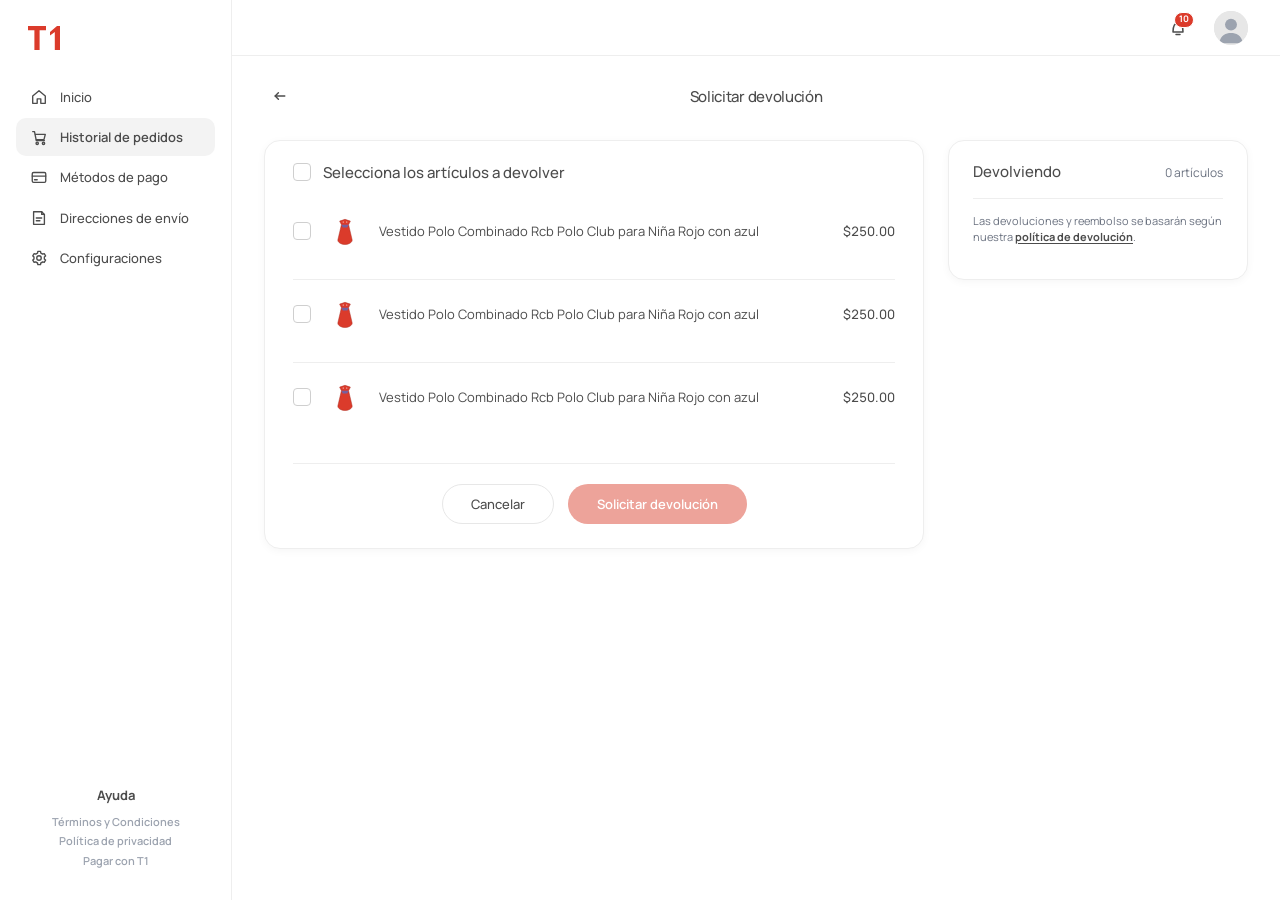
<file: devolucion/Solicitar devolucion T1 - 2 columnas.html>
<!doctype html>
<html lang="es-MX">
<head>
<meta charset="utf-8" />
<title>Solicitar devolución — T1</title>
<link rel="stylesheet" href="colors_and_type.css" />
<style>
  html, body { background: #FFFFFF; min-height: 100vh; }
  * { box-sizing: border-box; }
  body { font-family: var(--font-sans); color: var(--fg-primary); }

  /* ================= APP SHELL ================= */
  .app { display: grid; grid-template-columns: 232px 1fr; min-height: 100vh; }

  /* --- Sidebar --- */
  .sidebar {
    background: #fff;
    border-right: 1px solid var(--border-subtle);
    display: flex; flex-direction: column;
    padding: 20px 16px 20px;
  }
  .logo { padding: 6px 12px 28px; }
  .logo svg { display: block; }
  .nav { display: flex; flex-direction: column; gap: 2px; flex: 1; }
  .nav-item {
    display: flex; align-items: center; gap: 12px;
    padding: 10px 14px;
    border-radius: 10px;
    font-family: var(--font-sans); font-size: 13px; font-weight: 500;
    color: var(--fg-primary); cursor: pointer; text-decoration: none;
    transition: background var(--dur-med);
  }
  .nav-item:hover { background: var(--color-gray-50); }
  .nav-item.active { background: var(--color-gray-100); font-weight: 600; }
  .nav-item svg { color: var(--fg-primary); flex-shrink: 0; }

  .sidebar-footer { text-align: center; padding-bottom: 12px; }
  .sidebar-footer .help { font-family: var(--font-sans); font-size: 13px; font-weight: 700; color: var(--fg-primary); margin-bottom: 10px; }
  .sidebar-footer .links { display: flex; flex-direction: column; gap: 4px; }
  .sidebar-footer .links a { font-family: var(--font-sans); font-size: 11px; color: var(--color-gray-600); text-decoration: none; }

  /* --- Topbar + content --- */
  .main { display: flex; flex-direction: column; min-height: 100vh; }
  .topbar {
    height: 56px; background: #fff;
    border-bottom: 1px solid var(--border-subtle);
    display: flex; align-items: center; justify-content: flex-end;
    padding: 0 32px; gap: 18px;
  }
  .bell { position: relative; width: 36px; height: 36px; display: inline-flex; align-items: center; justify-content: center; color: var(--fg-primary); cursor: pointer; }
  .bell-badge {
    position: absolute; top: 2px; right: 2px;
    min-width: 16px; height: 16px; border-radius: 999px;
    background: var(--color-brand-red-500); color: #fff;
    font-family: var(--font-sans); font-weight: 700; font-size: 9px;
    display: inline-flex; align-items: center; justify-content: center;
    padding: 0 4px; border: 1.5px solid #fff;
  }
  .avatar { width: 34px; height: 34px; border-radius: 999px; overflow: hidden; flex-shrink: 0; background: var(--color-gray-200); }
  .avatar svg { display: block; width: 100%; height: 100%; }

  .content { flex: 1; padding: 24px 32px 48px; }

  .page-head {
    display: grid; grid-template-columns: 32px 1fr 32px;
    align-items: center; margin-bottom: 28px;
    max-width: 1040px; margin-left: auto; margin-right: auto;
  }
  .back-btn {
    width: 32px; height: 32px; border-radius: 999px;
    display: inline-flex; align-items: center; justify-content: center;
    color: var(--fg-primary); background: transparent; border: none; cursor: pointer;
    transition: background var(--dur-med);
  }
  .back-btn:hover { background: var(--color-gray-100); }
  .page-title { font-family: var(--font-sans); font-weight: 500; font-size: 15px; color: var(--fg-primary); text-align: center; }

  /* ================= TWO COLUMN LAYOUT ================= */
  .layout {
    max-width: 1040px;
    margin: 0 auto;
    display: grid;
    grid-template-columns: 1fr 300px;
    gap: 24px;
    align-items: start;
  }

  /* --- Card --- */
  .card {
    background: #fff;
    border: 1px solid var(--border-subtle);
    border-radius: 16px;
    box-shadow: 0 2px 8px rgba(0,0,0,0.04);
  }

  /* --- Items card --- */
  .items-card { padding: 22px 28px 24px; }
  .items-head {
    display: flex; align-items: center; gap: 12px;
    padding-bottom: 16px;
  }
  .items-head h2 { font-family: var(--font-sans); font-weight: 500; font-size: 15px; color: var(--fg-primary); margin: 0; }

  /* Custom checkbox */
  .chk {
    width: 18px; height: 18px; border-radius: 4px;
    border: 1.5px solid var(--color-gray-400);
    display: inline-flex; align-items: center; justify-content: center;
    background: #fff; cursor: pointer;
    transition: background var(--dur-fast), border-color var(--dur-fast);
    flex-shrink: 0;
  }
  .chk.checked { background: var(--color-brand-red-500); border-color: var(--color-brand-red-500); }
  .chk svg { opacity: 0; transition: opacity var(--dur-fast); }
  .chk.checked svg { opacity: 1; }
  .chk.indeterminate { background: var(--color-brand-red-500); border-color: var(--color-brand-red-500); }
  .chk.indeterminate::after {
    content: ''; width: 8px; height: 2px; background: #fff; border-radius: 1px; position: absolute;
  }
  .chk { position: relative; }

  .item-row {
    display: grid;
    grid-template-columns: 18px 40px 1fr auto;
    gap: 14px;
    align-items: center;
    padding: 14px 0;
  }
  .item-row + .item-row { border-top: 1px solid var(--border-subtle); }

  .thumb {
    width: 40px; height: 40px; border-radius: 6px;
    background: #fff;
    display: flex; align-items: center; justify-content: center;
    overflow: hidden;
  }
  .item-name { font-family: var(--font-sans); font-size: 13px; font-weight: 400; color: var(--fg-primary); line-height: 1.4; }
  .item-price { font-family: var(--font-sans); font-size: 13px; font-weight: 500; color: var(--fg-primary); font-feature-settings: "tnum" 1; white-space: nowrap; }

  /* --- Expandable item details --- */
  .item-details {
    grid-column: 3 / 5;
    overflow: hidden;
    max-height: 0;
    opacity: 0;
    transition: max-height var(--dur-slow) var(--ease-standard),
                opacity var(--dur-med) var(--ease-standard),
                margin var(--dur-slow) var(--ease-standard),
                padding var(--dur-slow) var(--ease-standard);
  }
  .item-row.selected .item-details {
    max-height: 320px;
    opacity: 1;
    padding-top: 16px;
  }
  .field-grid { display: grid; grid-template-columns: 1fr 1fr; gap: 14px 18px; }
  .field-grid .full { grid-column: 1 / -1; }
  .field { display: flex; flex-direction: column; gap: 6px; }
  .field-label { font-family: var(--font-sans); font-size: 13px; color: var(--fg-primary); }
  .select {
    position: relative; height: 38px;
    border: 1px solid var(--border-default); border-radius: 8px;
    background: #fff;
    display: flex; align-items: center; justify-content: space-between;
    padding: 0 12px;
    cursor: pointer;
    font-family: var(--font-sans); font-size: 13px; color: var(--fg-primary);
    transition: border-color var(--dur-med);
  }
  .select:hover { border-color: var(--color-gray-400); }
  .select.open { border-color: var(--color-brand-oxford); }
  .select .sel-value.placeholder { color: var(--color-gray-600); }
  .select .caret { color: var(--color-gray-700); transition: transform var(--dur-med); flex-shrink: 0; }
  .select.open .caret { transform: rotate(180deg); }
  .select-menu {
    position: absolute; top: calc(100% + 4px); left: 0; right: 0;
    background: #fff; border: 1px solid var(--border-default); border-radius: 8px;
    box-shadow: var(--shadow-md); padding: 4px; z-index: 10; display: none;
    max-height: 220px; overflow-y: auto;
  }
  .select.open .select-menu { display: block; }
  .menu-item {
    padding: 8px 10px; border-radius: 6px;
    font-family: var(--font-sans); font-size: 13px; color: var(--fg-primary);
    cursor: pointer; display: flex; align-items: center; justify-content: space-between;
    transition: background var(--dur-fast);
  }
  .menu-item:hover { background: var(--color-gray-50); }
  .menu-item .mcheck { opacity: 0; color: var(--color-brand-red-500); }
  .menu-item.selected { background: var(--bg-danger-subtle); }
  .menu-item.selected .mcheck { opacity: 1; }

  .textarea-wrap {
    position: relative;
    border: 1px solid var(--border-default); border-radius: 8px;
    background: #fff; padding: 10px 12px 22px;
    transition: border-color var(--dur-med);
  }
  .textarea-wrap:focus-within { border-color: var(--color-brand-oxford); }
  .textarea-wrap textarea {
    width: 100%; border: none; outline: none; resize: none;
    background: transparent;
    font-family: var(--font-sans); font-size: 13px; color: var(--fg-primary);
    min-height: 60px; line-height: 1.5;
  }
  .textarea-wrap textarea::placeholder { color: var(--color-gray-600); font-style: italic; }
  .char-count {
    position: absolute; right: 12px; bottom: 6px;
    font-family: var(--font-sans); font-size: 10px; color: var(--color-gray-600);
    font-feature-settings: "tnum" 1;
  }

  /* Divider + actions */
  .items-divider { height: 1px; background: var(--border-subtle); margin: 18px 0 20px; border: 0; }
  .actions {
    display: flex; justify-content: center; gap: 14px;
  }

  .btn {
    display: inline-flex; align-items: center; justify-content: center;
    font-family: var(--font-sans); font-weight: 600; font-size: 13px;
    border-radius: 999px;
    padding: 0 28px; height: 40px;
    cursor: pointer; border: 1px solid transparent;
    transition: background var(--dur-med), border-color var(--dur-med), color var(--dur-med);
  }
  .btn-secondary { background: #fff; border-color: var(--border-default); color: var(--fg-primary); font-weight: 500; }
  .btn-secondary:hover { border-color: var(--color-gray-400); }
  .btn-primary { background: var(--color-brand-red-500); color: #fff; }
  .btn-primary:hover { background: var(--color-brand-red-700); }
  .btn-primary:disabled { background: #EDA39A; cursor: not-allowed; }

  /* --- Summary card --- */
  .summary-card { padding: 22px 24px; }
  .summary-head { display: flex; align-items: baseline; justify-content: space-between; padding-bottom: 16px; border-bottom: 1px solid var(--border-subtle); margin-bottom: 14px; }
  .summary-head h3 { font-family: var(--font-sans); font-weight: 500; font-size: 15px; color: var(--fg-primary); margin: 0; }
  .summary-head .count { font-family: var(--font-sans); font-size: 12px; color: var(--fg-secondary); }

  .summary-items { display: flex; flex-direction: column; gap: 10px; margin-bottom: 14px; }
  .summary-items:empty { display: none; }
  .sum-row {
    display: grid; grid-template-columns: 28px 1fr auto; gap: 10px; align-items: center;
  }
  .sum-thumb { width: 28px; height: 28px; border-radius: 4px; background: #fff; display: flex; align-items: center; justify-content: center; overflow: hidden; }
  .sum-name { font-family: var(--font-sans); font-size: 11px; font-weight: 500; color: var(--fg-primary); white-space: nowrap; overflow: hidden; text-overflow: ellipsis; }
  .sum-price { font-family: var(--font-sans); font-size: 11px; font-weight: 600; color: var(--fg-primary); font-feature-settings: "tnum" 1; }
  .sum-total {
    display: flex; justify-content: space-between; align-items: center;
    padding-top: 10px; border-top: 1px solid var(--border-subtle);
    font-family: var(--font-sans);
  }
  .sum-total:empty { display: none; }
  .sum-total .lbl { font-size: 12px; color: var(--fg-secondary); }
  .sum-total .val { font-size: 13px; font-weight: 700; color: var(--fg-primary); font-feature-settings: "tnum" 1; }

  .policy-line {
    font-family: var(--font-sans); font-size: 11px; line-height: 1.45;
    color: var(--fg-secondary);
  }
  .policy-line a { color: var(--fg-primary); font-weight: 700; text-decoration: underline; text-underline-offset: 2px; }

  .summary-sep { height: 1px; background: var(--border-subtle); margin: 14px 0; border:0; }
</style>
</head>
<body>

<div class="app">

  <aside class="sidebar">
    <div class="logo">
      <svg width="42" height="24" viewBox="0 0 42 24" fill="none">
        <path d="M0 0 H18 V4.2 H11.6 V24 H6.4 V4.2 H0 Z" fill="#DB3B2B"/>
        <path d="M22 6 L29 0 H32 V24 H26.8 V6 L22 9.5 Z" fill="#DB3B2B"/>
      </svg>
    </div>
    <nav class="nav">
      <a class="nav-item" href="#">
        <svg width="18" height="18" viewBox="0 0 20 20" fill="none" stroke="currentColor" stroke-width="1.5" stroke-linecap="round" stroke-linejoin="round"><path d="M3 9 L10 3 L17 9 V17 H12 V12 H8 V17 H3 Z"/></svg>
        Inicio
      </a>
      <a class="nav-item active" href="#">
        <svg width="18" height="18" viewBox="0 0 20 20" fill="none" stroke="currentColor" stroke-width="1.5" stroke-linecap="round" stroke-linejoin="round"><path d="M3 4 H5 L7 14 H16"/><circle cx="8" cy="17" r="1.3"/><circle cx="15" cy="17" r="1.3"/><path d="M6 7 H17 L15.5 13 H7"/></svg>
        Historial de pedidos
      </a>
      <a class="nav-item" href="#">
        <svg width="18" height="18" viewBox="0 0 20 20" fill="none" stroke="currentColor" stroke-width="1.5" stroke-linecap="round" stroke-linejoin="round"><rect x="2.5" y="5" width="15" height="11" rx="1.5"/><line x1="2.5" y1="9" x2="17.5" y2="9"/><line x1="5" y1="13" x2="8" y2="13"/></svg>
        Métodos de pago
      </a>
      <a class="nav-item" href="#">
        <svg width="18" height="18" viewBox="0 0 20 20" fill="none" stroke="currentColor" stroke-width="1.5" stroke-linecap="round" stroke-linejoin="round"><path d="M4 3 H13 L16 6 V17 H4 Z"/><polyline points="13 3 13 6 16 6"/><line x1="7" y1="10" x2="13" y2="10"/><line x1="7" y1="13" x2="11" y2="13"/></svg>
        Direcciones de envío
      </a>
      <a class="nav-item" href="#">
        <svg width="18" height="18" viewBox="0 0 20 20" fill="none" stroke="currentColor" stroke-width="1.5" stroke-linecap="round" stroke-linejoin="round"><circle cx="10" cy="10" r="2.5"/><path d="M16 10 a 6 6 0 0 0 -0.1 -1.2 l 1.4 -1.1 l -1.5 -2.6 l -1.7 0.6 a 6 6 0 0 0 -2.1 -1.2 l -0.3 -1.8 h -3 l -0.3 1.8 a 6 6 0 0 0 -2.1 1.2 l -1.7 -0.6 l -1.5 2.6 l 1.4 1.1 a 6 6 0 0 0 0 2.4 l -1.4 1.1 l 1.5 2.6 l 1.7 -0.6 a 6 6 0 0 0 2.1 1.2 l 0.3 1.8 h 3 l 0.3 -1.8 a 6 6 0 0 0 2.1 -1.2 l 1.7 0.6 l 1.5 -2.6 l -1.4 -1.1 a 6 6 0 0 0 0.1 -1.2 Z"/></svg>
        Configuraciones
      </a>
    </nav>
    <div class="sidebar-footer">
      <div class="help">Ayuda</div>
      <div class="links">
        <a href="#">Términos y Condiciones</a>
        <a href="#">Política de privacidad</a>
        <a href="#">Pagar con T1</a>
      </div>
    </div>
  </aside>

  <div class="main">
    <header class="topbar">
      <div class="bell">
        <svg width="20" height="20" viewBox="0 0 20 20" fill="none" stroke="currentColor" stroke-width="1.5" stroke-linecap="round" stroke-linejoin="round"><path d="M5 14 C 5 8, 7 5, 10 5 C 13 5, 15 8, 15 14 Z"/><line x1="8" y1="16.5" x2="12" y2="16.5"/></svg>
        <span class="bell-badge">10</span>
      </div>
      <div class="avatar">
        <svg viewBox="0 0 40 40" fill="none"><rect width="40" height="40" fill="#E7E7E7"/><circle cx="20" cy="16" r="7" fill="#9CA3AF"/><path d="M6 38 C 8 28, 14 26, 20 26 C 26 26, 32 28, 34 38 Z" fill="#9CA3AF"/></svg>
      </div>
    </header>

    <main class="content">

      <div class="page-head">
        <button class="back-btn" aria-label="Volver">
          <svg width="16" height="16" viewBox="0 0 20 20" fill="none" stroke="currentColor" stroke-width="1.8" stroke-linecap="round" stroke-linejoin="round"><line x1="16" y1="10" x2="4" y2="10"/><polyline points="8 6 4 10 8 14"/></svg>
        </button>
        <h1 class="page-title">Solicitar devolución</h1>
        <div></div>
      </div>

      <div class="layout">
        <!-- LEFT: items card -->
        <section class="card items-card">
          <div class="items-head">
            <div class="chk" id="chkAll" role="checkbox" aria-checked="false" tabindex="0">
              <svg width="12" height="12" viewBox="0 0 20 20" fill="none" stroke="#fff" stroke-width="2.8" stroke-linecap="round" stroke-linejoin="round"><polyline points="4 10 8 14 16 6"/></svg>
            </div>
            <h2>Selecciona los artículos a devolver</h2>
          </div>

          <div id="itemsList"></div>

          <hr class="items-divider" />

          <div class="actions">
            <button class="btn btn-secondary" id="cancelBtn">Cancelar</button>
            <button class="btn btn-primary" id="submitBtn" disabled>Solicitar devolución</button>
          </div>
        </section>

        <!-- RIGHT: summary -->
        <aside class="card summary-card">
          <div class="summary-head">
            <h3>Devolviendo</h3>
            <span class="count"><span id="countNum">0</span> artículos</span>
          </div>

          <div class="summary-items" id="sumItems"></div>
          <div class="sum-total" id="sumTotal"></div>

          <div class="summary-sep" id="sumSep" style="display:none;"></div>

          <p class="policy-line">
            Las devoluciones y reembolso se basarán según nuestra <a href="#">política de devolución</a>.
          </p>
        </aside>
      </div>

    </main>
  </div>
</div>

<script>
  const dressSvg = `<svg width="36" height="36" viewBox="0 0 40 40" fill="none">
    <path d="M14 9 L20 7 L26 9 L24 13 L28 30 C 28 33, 24 35, 20 35 C 16 35, 12 33, 12 30 L16 13 Z" fill="#DB3B2B" stroke="#A8291D" stroke-width="0.5" stroke-linejoin="round"/>
    <path d="M16 13 L24 13 L22.5 16 L17.5 16 Z" fill="#2180FF" opacity="0.55"/>
    <circle cx="18" cy="10" r="0.6" fill="#fff"/><circle cx="22" cy="10" r="0.6" fill="#fff"/>
  </svg>`;
  const dressSvgSm = `<svg width="24" height="24" viewBox="0 0 40 40" fill="none">
    <path d="M14 9 L20 7 L26 9 L24 13 L28 30 C 28 33, 24 35, 20 35 C 16 35, 12 33, 12 30 L16 13 Z" fill="#DB3B2B" stroke="#A8291D" stroke-width="0.5" stroke-linejoin="round"/>
    <path d="M16 13 L24 13 L22.5 16 L17.5 16 Z" fill="#2180FF" opacity="0.55"/>
  </svg>`;

  const products = [
    { id: 1, name: 'Vestido Polo Combinado Rcb Polo Club para Niña Rojo con azul', price: 250 },
    { id: 2, name: 'Vestido Polo Combinado Rcb Polo Club para Niña Rojo con azul', price: 250 },
    { id: 3, name: 'Vestido Polo Combinado Rcb Polo Club para Niña Rojo con azul', price: 250 },
  ];

  const itemsList = document.getElementById('itemsList');
  const sumItems = document.getElementById('sumItems');
  const sumTotal = document.getElementById('sumTotal');
  const countNum = document.getElementById('countNum');
  const submitBtn = document.getElementById('submitBtn');
  const chkAll = document.getElementById('chkAll');

  const state = new Map(products.map(p => [p.id, false]));

  function renderItems() {
    itemsList.innerHTML = products.map(p => `
      <div class="item-row ${state.get(p.id) ? 'selected' : ''}" data-row="${p.id}">
        <div class="chk ${state.get(p.id) ? 'checked' : ''}" data-id="${p.id}" role="checkbox" aria-checked="${state.get(p.id)}" tabindex="0">
          <svg width="12" height="12" viewBox="0 0 20 20" fill="none" stroke="#fff" stroke-width="2.8" stroke-linecap="round" stroke-linejoin="round"><polyline points="4 10 8 14 16 6"/></svg>
        </div>
        <div class="thumb">${dressSvg}</div>
        <div class="item-name">${p.name}</div>
        <div class="item-price">$${p.price.toFixed(2)}</div>
        <div class="item-details">
          <div class="field-grid">
            <div class="field">
              <span class="field-label">Cantidad</span>
              <div class="select" data-field="cantidad-${p.id}" tabindex="0">
                <span class="sel-value">1</span>
                <svg class="caret" width="14" height="14" viewBox="0 0 20 20" fill="none" stroke="currentColor" stroke-width="1.6" stroke-linecap="round" stroke-linejoin="round"><polyline points="6 8 10 12 14 8"/></svg>
                <div class="select-menu">
                  <div class="menu-item selected" data-val="1"><span>1</span><svg class="mcheck" width="14" height="14" viewBox="0 0 20 20" fill="none" stroke="currentColor" stroke-width="2.2" stroke-linecap="round" stroke-linejoin="round"><polyline points="4 10 8 14 16 6"/></svg></div>
                </div>
              </div>
            </div>
            <div class="field">
              <span class="field-label">Motivo</span>
              <div class="select" data-field="motivo-${p.id}" tabindex="0">
                <span class="sel-value placeholder">Seleccionar motivo...</span>
                <svg class="caret" width="14" height="14" viewBox="0 0 20 20" fill="none" stroke="currentColor" stroke-width="1.6" stroke-linecap="round" stroke-linejoin="round"><polyline points="6 8 10 12 14 8"/></svg>
                <div class="select-menu">
                  <div class="menu-item" data-val="Llegó dañado o defectuoso"><span>Llegó dañado o defectuoso</span><svg class="mcheck" width="14" height="14" viewBox="0 0 20 20" fill="none" stroke="currentColor" stroke-width="2.2" stroke-linecap="round" stroke-linejoin="round"><polyline points="4 10 8 14 16 6"/></svg></div>
                  <div class="menu-item" data-val="No es lo que esperaba"><span>No es lo que esperaba</span><svg class="mcheck" width="14" height="14" viewBox="0 0 20 20" fill="none" stroke="currentColor" stroke-width="2.2" stroke-linecap="round" stroke-linejoin="round"><polyline points="4 10 8 14 16 6"/></svg></div>
                  <div class="menu-item" data-val="Talla incorrecta"><span>Talla incorrecta</span><svg class="mcheck" width="14" height="14" viewBox="0 0 20 20" fill="none" stroke="currentColor" stroke-width="2.2" stroke-linecap="round" stroke-linejoin="round"><polyline points="4 10 8 14 16 6"/></svg></div>
                  <div class="menu-item" data-val="Ya no lo necesito"><span>Ya no lo necesito</span><svg class="mcheck" width="14" height="14" viewBox="0 0 20 20" fill="none" stroke="currentColor" stroke-width="2.2" stroke-linecap="round" stroke-linejoin="round"><polyline points="4 10 8 14 16 6"/></svg></div>
                  <div class="menu-item" data-val="Otro"><span>Otro</span><svg class="mcheck" width="14" height="14" viewBox="0 0 20 20" fill="none" stroke="currentColor" stroke-width="2.2" stroke-linecap="round" stroke-linejoin="round"><polyline points="4 10 8 14 16 6"/></svg></div>
                </div>
              </div>
            </div>
            <div class="field full">
              <span class="field-label">Notas (opcional)</span>
              <div class="textarea-wrap">
                <textarea placeholder="Placeholder" maxlength="500" data-notes="${p.id}"></textarea>
                <span class="char-count"><span class="count-${p.id}">0</span>/500</span>
              </div>
            </div>
          </div>
        </div>
      </div>
    `).join('');

    itemsList.querySelectorAll('.chk').forEach(c => {
      const id = Number(c.dataset.id);
      c.addEventListener('click', (e) => { e.stopPropagation(); toggle(id); });
      c.addEventListener('keydown', e => { if (e.key === ' ' || e.key === 'Enter') { e.preventDefault(); toggle(id); } });
    });

    // Dropdowns
    const selects = itemsList.querySelectorAll('.select');
    selects.forEach(sel => {
      const valNode = sel.querySelector('.sel-value');
      sel.addEventListener('click', (e) => {
        if (e.target.closest('.menu-item')) return;
        const wasOpen = sel.classList.contains('open');
        selects.forEach(s => s.classList.remove('open'));
        if (!wasOpen) sel.classList.add('open');
        e.stopPropagation();
      });
      sel.querySelectorAll('.menu-item').forEach(item => {
        item.addEventListener('click', (e) => {
          e.stopPropagation();
          sel.querySelectorAll('.menu-item').forEach(i => i.classList.remove('selected'));
          item.classList.add('selected');
          valNode.classList.remove('placeholder');
          valNode.textContent = item.querySelector('span').textContent;
          sel.classList.remove('open');
        });
      });
    });

    // Textareas
    itemsList.querySelectorAll('textarea[data-notes]').forEach(t => {
      const id = t.dataset.notes;
      const counter = itemsList.querySelector('.count-' + id);
      t.addEventListener('input', () => counter.textContent = t.value.length);
    });
  }

  document.addEventListener('click', () => itemsList.querySelectorAll('.select').forEach(s => s.classList.remove('open')));

  function toggle(id) { state.set(id, !state.get(id)); sync(); }

  function sync() {
    // items checks + row selected state
    itemsList.querySelectorAll('.chk').forEach(c => {
      const id = Number(c.dataset.id);
      const on = state.get(id);
      c.classList.toggle('checked', on);
      c.setAttribute('aria-checked', on);
      const row = itemsList.querySelector(`.item-row[data-row="${id}"]`);
      if (row) row.classList.toggle('selected', on);
    });

    // master check (indeterminate if partial)
    const vals = [...state.values()];
    const allOn = vals.every(Boolean);
    const someOn = vals.some(Boolean);
    chkAll.classList.toggle('checked', allOn);
    chkAll.classList.toggle('indeterminate', !allOn && someOn);
    chkAll.setAttribute('aria-checked', allOn ? 'true' : (someOn ? 'mixed' : 'false'));

    // summary
    const selected = products.filter(p => state.get(p.id));
    countNum.textContent = selected.length;
    sumItems.innerHTML = '';
    sumTotal.innerHTML = '';
    document.getElementById('sumSep').style.display = 'none';

    submitBtn.disabled = !someOn;
  }

  chkAll.addEventListener('click', () => {
    const vals = [...state.values()];
    const allOn = vals.every(Boolean);
    const next = !allOn;
    state.forEach((_, k) => state.set(k, next));
    sync();
  });
  chkAll.addEventListener('keydown', e => { if (e.key === ' ' || e.key === 'Enter') { e.preventDefault(); chkAll.click(); } });

  document.getElementById('cancelBtn').addEventListener('click', () => {
    state.forEach((_, k) => state.set(k, false));
    sync();
  });

  renderItems();
  sync();
</script>

</body>
</html>
</file>
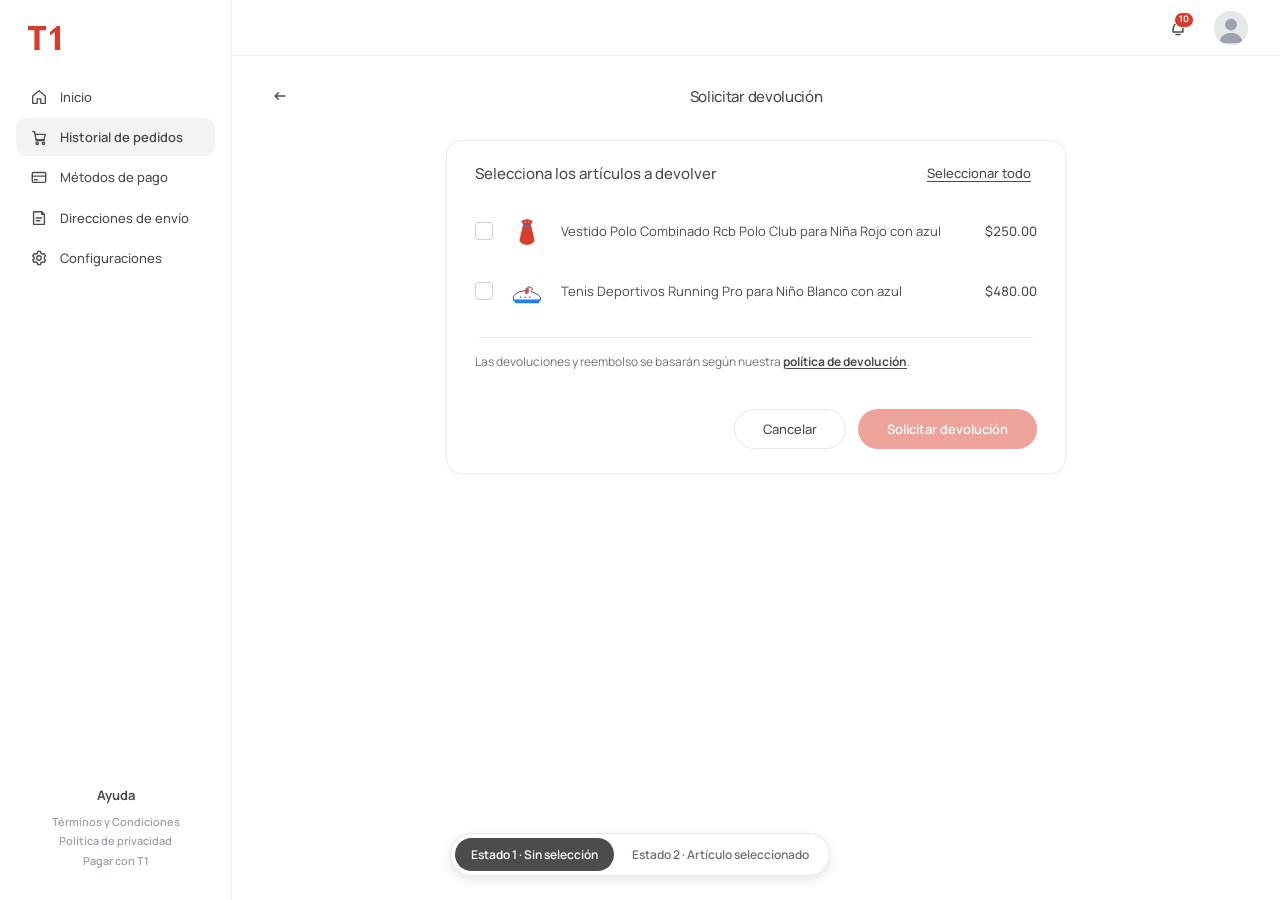
<file: devolucion/Solicitar devolucion T1.html>
<!doctype html>
<html lang="es-MX">
<head>
<meta charset="utf-8" />
<title>Solicitar devolución — T1</title>
<link rel="stylesheet" href="colors_and_type.css" />
<style>
  html, body { background: #FFFFFF; min-height: 100vh; }
  * { box-sizing: border-box; }
  body { font-family: var(--font-sans); color: var(--fg-primary); }

  /* ================= APP SHELL ================= */
  .app { display: grid; grid-template-columns: 232px 1fr; min-height: 100vh; }

  /* --- Sidebar --- */
  .sidebar {
    background: #fff;
    border-right: 1px solid var(--border-subtle);
    display: flex; flex-direction: column;
    padding: 20px 16px 20px;
  }
  .logo {
    padding: 6px 12px 28px;
  }
  .logo svg { display: block; }

  .nav { display: flex; flex-direction: column; gap: 2px; flex: 1; }
  .nav-item {
    display: flex; align-items: center; gap: 12px;
    padding: 10px 14px;
    border-radius: 10px;
    font-family: var(--font-sans); font-size: 13px; font-weight: 500;
    color: var(--fg-primary);
    cursor: pointer;
    text-decoration: none;
    transition: background var(--dur-med);
  }
  .nav-item:hover { background: var(--color-gray-50); }
  .nav-item.active { background: var(--color-gray-100); font-weight: 600; }
  .nav-item svg { color: var(--fg-primary); flex-shrink: 0; }

  .sidebar-footer {
    text-align: center;
    padding-bottom: 12px;
  }
  .sidebar-footer .help {
    font-family: var(--font-sans); font-size: 13px; font-weight: 700;
    color: var(--fg-primary);
    margin-bottom: 10px;
  }
  .sidebar-footer .links {
    display: flex; flex-direction: column; gap: 4px;
  }
  .sidebar-footer .links a {
    font-family: var(--font-sans); font-size: 11px;
    color: var(--color-gray-600);
    text-decoration: none;
  }
  .sidebar-footer .links a:hover { color: var(--fg-secondary); }

  /* --- Header (topbar) --- */
  .main { display: flex; flex-direction: column; min-height: 100vh; }
  .topbar {
    height: 56px;
    background: #fff;
    border-bottom: 1px solid var(--border-subtle);
    display: flex; align-items: center; justify-content: flex-end;
    padding: 0 32px;
    gap: 18px;
  }
  .bell {
    position: relative;
    width: 36px; height: 36px;
    display: inline-flex; align-items: center; justify-content: center;
    color: var(--fg-primary);
    cursor: pointer;
  }
  .bell-badge {
    position: absolute;
    top: 2px; right: 2px;
    min-width: 16px; height: 16px; border-radius: 999px;
    background: var(--color-brand-red-500);
    color: #fff;
    font-family: var(--font-sans); font-weight: 700; font-size: 9px;
    display: inline-flex; align-items: center; justify-content: center;
    padding: 0 4px;
    border: 1.5px solid #fff;
  }
  .avatar {
    width: 34px; height: 34px; border-radius: 999px;
    overflow: hidden; flex-shrink: 0;
    background: var(--color-gray-200);
  }
  .avatar svg { display: block; width: 100%; height: 100%; }

  /* --- Content area --- */
  .content {
    flex: 1;
    padding: 24px 32px 48px;
  }

  .page-head {
    display: grid;
    grid-template-columns: 1fr auto 1fr;
    align-items: center;
    margin-bottom: 28px;
  }
  .back-btn {
    width: 32px; height: 32px; border-radius: 999px;
    display: inline-flex; align-items: center; justify-content: center;
    color: var(--fg-primary); background: transparent;
    border: none; cursor: pointer;
    justify-self: start;
    transition: background var(--dur-med);
  }
  .back-btn:hover { background: var(--color-gray-100); }
  .page-title {
    font-family: var(--font-sans); font-weight: 500; font-size: 15px;
    color: var(--fg-primary);
    text-align: center;
  }

  /* ================= MODAL CARD ================= */
  .modal-wrap {
    max-width: 620px;
    margin: 0 auto;
  }
  .modal {
    background: #fff;
    border: 1px solid var(--border-subtle);
    border-radius: 16px;
    box-shadow: 0 2px 8px rgba(0,0,0,0.04);
    overflow: hidden;
  }
  .modal-head {
    display: flex; align-items: center; justify-content: space-between;
    padding: 22px 28px 18px;
  }
  .modal-head h2 {
    font-family: var(--font-sans); font-weight: 500; font-size: 15px;
    color: var(--fg-primary); margin: 0;
  }
  .select-all {
    font-family: var(--font-sans); font-size: 13px; font-weight: 500;
    color: var(--fg-primary);
    text-decoration: underline;
    text-underline-offset: 3px;
    cursor: pointer;
    background: none; border: none;
  }

  .modal-body {
    padding: 0 28px 20px;
  }

  /* --- Item row --- */
  .item-row {
    display: grid;
    grid-template-columns: 18px 40px 1fr auto;
    gap: 14px;
    align-items: center;
    padding: 10px 0;
  }

  /* Custom checkbox */
  .chk {
    width: 18px; height: 18px; border-radius: 4px;
    border: 1.5px solid var(--color-gray-400);
    display: inline-flex; align-items: center; justify-content: center;
    background: #fff;
    cursor: pointer;
    transition: background var(--dur-fast), border-color var(--dur-fast);
  }
  .chk.checked {
    background: var(--color-brand-red-500);
    border-color: var(--color-brand-red-500);
  }
  .chk svg { opacity: 0; transition: opacity var(--dur-fast); }
  .chk.checked svg { opacity: 1; }

  .thumb {
    width: 40px; height: 40px; border-radius: 6px;
    background: #fff;
    display: flex; align-items: center; justify-content: center;
    overflow: hidden;
  }

  .item-name {
    font-family: var(--font-sans); font-size: 13px; font-weight: 400;
    color: var(--fg-primary);
    line-height: 1.4;
  }
  .item-price {
    font-family: var(--font-sans); font-size: 13px; font-weight: 500;
    color: var(--fg-primary);
    font-feature-settings: "tnum" 1;
    white-space: nowrap;
  }

  /* --- Expandable details --- */
  .details {
    overflow: hidden;
    max-height: 0;
    opacity: 0;
    transition: max-height var(--dur-slow) var(--ease-standard),
                opacity var(--dur-med) var(--ease-standard),
                margin var(--dur-slow) var(--ease-standard);
    padding-left: calc(18px + 14px + 40px + 14px);
  }
  .details.open {
    max-height: 420px;
    opacity: 1;
    margin-top: 10px;
  }

  .field-grid {
    display: grid;
    grid-template-columns: 1fr 1fr;
    gap: 14px 20px;
  }
  .field-grid .full { grid-column: 1 / -1; }

  .field {
    display: flex; flex-direction: column; gap: 6px;
  }
  .field-label {
    font-family: var(--font-sans); font-size: 12px; font-weight: 400;
    color: var(--fg-primary);
  }

  /* Select */
  .select {
    position: relative;
    height: 38px;
    border: 1px solid var(--border-default);
    border-radius: 8px;
    background: #fff;
    display: flex; align-items: center; justify-content: space-between;
    padding: 0 12px;
    cursor: pointer;
    font-family: var(--font-sans); font-size: 13px;
    color: var(--fg-primary);
    transition: border-color var(--dur-med);
  }
  .select:hover { border-color: var(--color-gray-400); }
  .select.open { border-color: var(--color-brand-oxford); }
  .select .sel-value { font-weight: 400; }
  .select .sel-value.placeholder { color: var(--color-gray-600); }
  .select .caret { color: var(--color-gray-700); transition: transform var(--dur-med); flex-shrink: 0; }
  .select.open .caret { transform: rotate(180deg); }

  .select-menu {
    position: absolute;
    top: calc(100% + 4px); left: 0; right: 0;
    background: #fff;
    border: 1px solid var(--border-default);
    border-radius: 8px;
    box-shadow: var(--shadow-md);
    padding: 4px;
    z-index: 10;
    display: none;
    max-height: 220px;
    overflow-y: auto;
  }
  .select.open .select-menu { display: block; }
  .menu-item {
    padding: 8px 10px;
    border-radius: 6px;
    font-family: var(--font-sans); font-size: 13px; font-weight: 400;
    color: var(--fg-primary);
    cursor: pointer;
    display: flex; align-items: center; justify-content: space-between;
    transition: background var(--dur-fast);
  }
  .menu-item:hover { background: var(--color-gray-50); }
  .menu-item .mcheck { opacity: 0; color: var(--color-brand-red-500); }
  .menu-item.selected { background: var(--bg-danger-subtle); }
  .menu-item.selected .mcheck { opacity: 1; }

  /* Textarea */
  .textarea-wrap {
    position: relative;
    border: 1px solid var(--border-default);
    border-radius: 8px;
    background: #fff;
    padding: 10px 12px 22px;
    transition: border-color var(--dur-med);
  }
  .textarea-wrap:focus-within { border-color: var(--color-brand-oxford); }
  .textarea-wrap textarea {
    width: 100%;
    border: none; outline: none; resize: none;
    background: transparent;
    font-family: var(--font-sans); font-size: 13px; color: var(--fg-primary);
    min-height: 48px; line-height: 1.5;
  }
  .textarea-wrap textarea::placeholder {
    color: var(--color-gray-600);
    font-style: italic;
  }
  .char-count {
    position: absolute;
    right: 12px; bottom: 6px;
    font-family: var(--font-sans); font-size: 10px;
    color: var(--color-gray-600);
    font-feature-settings: "tnum" 1;
  }

  /* --- Divider + policy line --- */
  .divider {
    height: 1px; background: var(--border-subtle); margin: 16px 0;
    border: 0;
  }
  .policy-line {
    font-family: var(--font-sans); font-size: 12px;
    color: var(--fg-secondary);
    padding: 0 0 18px;
  }
  .policy-line a {
    color: var(--fg-primary); font-weight: 700;
    text-decoration: underline; text-underline-offset: 2px;
  }

  /* --- Footer actions --- */
  .modal-actions {
    display: flex; justify-content: flex-end; gap: 12px;
    padding: 0 28px 24px;
  }
  .btn {
    display: inline-flex; align-items: center; justify-content: center;
    font-family: var(--font-sans); font-weight: 600; font-size: 13px;
    border-radius: 999px;
    padding: 0 28px; height: 40px;
    cursor: pointer;
    border: 1px solid transparent;
    transition: background var(--dur-med), border-color var(--dur-med), color var(--dur-med);
  }
  .btn-secondary {
    background: #fff;
    border-color: var(--border-default);
    color: var(--fg-primary);
    font-weight: 500;
  }
  .btn-secondary:hover { border-color: var(--color-gray-400); }
  .btn-primary {
    background: var(--color-brand-red-500);
    color: #fff;
  }
  .btn-primary:hover { background: var(--color-brand-red-700); }
  .btn-primary:disabled {
    background: #EDA39A;
    cursor: not-allowed;
  }

  /* --- State toggle (UX demo) --- */
  .state-toggle {
    position: fixed;
    bottom: 24px; left: 50%;
    transform: translateX(-50%);
    background: #fff;
    border: 1px solid var(--border-default);
    border-radius: 999px;
    box-shadow: var(--shadow-md);
    padding: 4px;
    display: flex; gap: 2px;
    z-index: 50;
  }
  .state-toggle button {
    font-family: var(--font-sans); font-size: 12px; font-weight: 600;
    padding: 8px 16px;
    border-radius: 999px;
    border: none;
    background: transparent;
    color: var(--fg-secondary);
    cursor: pointer;
    transition: background var(--dur-med), color var(--dur-med);
  }
  .state-toggle button.active {
    background: var(--color-brand-oxford);
    color: #fff;
  }
</style>
</head>
<body>

<div class="app">

  <!-- ================= SIDEBAR ================= -->
  <aside class="sidebar">
    <div class="logo">
      <!-- T1 logo in brand red -->
      <svg width="42" height="24" viewBox="0 0 42 24" fill="none">
        <path d="M0 0 H18 V4.2 H11.6 V24 H6.4 V4.2 H0 Z" fill="#DB3B2B"/>
        <path d="M22 6 L29 0 H32 V24 H26.8 V6 L22 9.5 Z" fill="#DB3B2B"/>
      </svg>
    </div>

    <nav class="nav">
      <a class="nav-item" href="#">
        <svg width="18" height="18" viewBox="0 0 20 20" fill="none" stroke="currentColor" stroke-width="1.5" stroke-linecap="round" stroke-linejoin="round">
          <path d="M3 9 L10 3 L17 9 V17 H12 V12 H8 V17 H3 Z"/>
        </svg>
        Inicio
      </a>
      <a class="nav-item active" href="#">
        <svg width="18" height="18" viewBox="0 0 20 20" fill="none" stroke="currentColor" stroke-width="1.5" stroke-linecap="round" stroke-linejoin="round">
          <path d="M3 4 H5 L7 14 H16"/>
          <circle cx="8" cy="17" r="1.3"/>
          <circle cx="15" cy="17" r="1.3"/>
          <path d="M6 7 H17 L15.5 13 H7"/>
        </svg>
        Historial de pedidos
      </a>
      <a class="nav-item" href="#">
        <svg width="18" height="18" viewBox="0 0 20 20" fill="none" stroke="currentColor" stroke-width="1.5" stroke-linecap="round" stroke-linejoin="round">
          <rect x="2.5" y="5" width="15" height="11" rx="1.5"/>
          <line x1="2.5" y1="9" x2="17.5" y2="9"/>
          <line x1="5" y1="13" x2="8" y2="13"/>
        </svg>
        Métodos de pago
      </a>
      <a class="nav-item" href="#">
        <svg width="18" height="18" viewBox="0 0 20 20" fill="none" stroke="currentColor" stroke-width="1.5" stroke-linecap="round" stroke-linejoin="round">
          <path d="M4 3 H13 L16 6 V17 H4 Z"/>
          <polyline points="13 3 13 6 16 6"/>
          <line x1="7" y1="10" x2="13" y2="10"/>
          <line x1="7" y1="13" x2="11" y2="13"/>
        </svg>
        Direcciones de envío
      </a>
      <a class="nav-item" href="#">
        <svg width="18" height="18" viewBox="0 0 20 20" fill="none" stroke="currentColor" stroke-width="1.5" stroke-linecap="round" stroke-linejoin="round">
          <circle cx="10" cy="10" r="2.5"/>
          <path d="M16 10 a 6 6 0 0 0 -0.1 -1.2 l 1.4 -1.1 l -1.5 -2.6 l -1.7 0.6 a 6 6 0 0 0 -2.1 -1.2 l -0.3 -1.8 h -3 l -0.3 1.8 a 6 6 0 0 0 -2.1 1.2 l -1.7 -0.6 l -1.5 2.6 l 1.4 1.1 a 6 6 0 0 0 0 2.4 l -1.4 1.1 l 1.5 2.6 l 1.7 -0.6 a 6 6 0 0 0 2.1 1.2 l 0.3 1.8 h 3 l 0.3 -1.8 a 6 6 0 0 0 2.1 -1.2 l 1.7 0.6 l 1.5 -2.6 l -1.4 -1.1 a 6 6 0 0 0 0.1 -1.2 Z"/>
        </svg>
        Configuraciones
      </a>
    </nav>

    <div class="sidebar-footer">
      <div class="help">Ayuda</div>
      <div class="links">
        <a href="#">Términos y Condiciones</a>
        <a href="#">Política de privacidad</a>
        <a href="#">Pagar con T1</a>
      </div>
    </div>
  </aside>

  <!-- ================= MAIN ================= -->
  <div class="main">

    <header class="topbar">
      <div class="bell">
        <svg width="20" height="20" viewBox="0 0 20 20" fill="none" stroke="currentColor" stroke-width="1.5" stroke-linecap="round" stroke-linejoin="round">
          <path d="M5 14 C 5 8, 7 5, 10 5 C 13 5, 15 8, 15 14 Z"/>
          <line x1="8" y1="16.5" x2="12" y2="16.5"/>
        </svg>
        <span class="bell-badge">10</span>
      </div>
      <div class="avatar">
        <!-- inline avatar placeholder -->
        <svg viewBox="0 0 40 40" fill="none">
          <rect width="40" height="40" fill="#E7E7E7"/>
          <circle cx="20" cy="16" r="7" fill="#9CA3AF"/>
          <path d="M6 38 C 8 28, 14 26, 20 26 C 26 26, 32 28, 34 38 Z" fill="#9CA3AF"/>
        </svg>
      </div>
    </header>

    <main class="content">

      <div class="page-head">
        <button class="back-btn" aria-label="Volver">
          <svg width="16" height="16" viewBox="0 0 20 20" fill="none" stroke="currentColor" stroke-width="1.8" stroke-linecap="round" stroke-linejoin="round">
            <line x1="16" y1="10" x2="4" y2="10"/>
            <polyline points="8 6 4 10 8 14"/>
          </svg>
        </button>
        <h1 class="page-title">Solicitar devolución</h1>
        <div></div>
      </div>

      <div class="modal-wrap">
        <section class="modal">
          <div class="modal-head">
            <h2>Selecciona los artículos a devolver</h2>
            <button class="select-all" id="selectAll">Seleccionar todo</button>
          </div>

          <div class="modal-body">

            <!-- Item 1 -->
            <div class="item-row">
              <div class="chk" id="chk1" role="checkbox" aria-checked="false" tabindex="0">
                <svg width="12" height="12" viewBox="0 0 20 20" fill="none" stroke="#fff" stroke-width="2.8" stroke-linecap="round" stroke-linejoin="round"><polyline points="4 10 8 14 16 6"/></svg>
              </div>
              <div class="thumb">
                <!-- Red dress -->
                <svg width="36" height="36" viewBox="0 0 40 40" fill="none">
                  <path d="M14 9 L20 7 L26 9 L24 13 L28 30 C 28 33, 24 35, 20 35 C 16 35, 12 33, 12 30 L16 13 Z"
                        fill="#DB3B2B" stroke="#A8291D" stroke-width="0.5" stroke-linejoin="round"/>
                  <path d="M16 13 L24 13 L22.5 16 L17.5 16 Z" fill="#2180FF" opacity="0.55"/>
                  <circle cx="18" cy="10" r="0.6" fill="#fff"/>
                  <circle cx="22" cy="10" r="0.6" fill="#fff"/>
                </svg>
              </div>
              <div class="item-name">Vestido Polo Combinado Rcb Polo Club para Niña Rojo con azul</div>
              <div class="item-price">$250.00</div>
            </div>

            <!-- Expandable details for item 1 -->
            <div class="details" id="details1" data-item="1">
              <div class="field-grid">
                <div class="field">
                  <span class="field-label">Cantidad</span>
                  <div class="select" data-field="cantidad" tabindex="0">
                    <span class="sel-value" id="val-cantidad">1</span>
                    <svg class="caret" width="14" height="14" viewBox="0 0 20 20" fill="none" stroke="currentColor" stroke-width="1.6" stroke-linecap="round" stroke-linejoin="round"><polyline points="6 8 10 12 14 8"/></svg>
                    <div class="select-menu" id="menu-cantidad"></div>
                  </div>
                </div>

                <div class="field">
                  <span class="field-label">Motivo</span>
                  <div class="select" data-field="motivo" tabindex="0">
                    <span class="sel-value placeholder" id="val-motivo">Seleccionar motivo...</span>
                    <svg class="caret" width="14" height="14" viewBox="0 0 20 20" fill="none" stroke="currentColor" stroke-width="1.6" stroke-linecap="round" stroke-linejoin="round"><polyline points="6 8 10 12 14 8"/></svg>
                    <div class="select-menu">
                      <div class="menu-item" data-val="Llegó dañado o defectuoso"><span>Llegó dañado o defectuoso</span><svg class="mcheck" width="14" height="14" viewBox="0 0 20 20" fill="none" stroke="currentColor" stroke-width="2.2" stroke-linecap="round" stroke-linejoin="round"><polyline points="4 10 8 14 16 6"/></svg></div>
                      <div class="menu-item" data-val="No es lo que esperaba"><span>No es lo que esperaba</span><svg class="mcheck" width="14" height="14" viewBox="0 0 20 20" fill="none" stroke="currentColor" stroke-width="2.2" stroke-linecap="round" stroke-linejoin="round"><polyline points="4 10 8 14 16 6"/></svg></div>
                      <div class="menu-item" data-val="Talla incorrecta"><span>Talla incorrecta</span><svg class="mcheck" width="14" height="14" viewBox="0 0 20 20" fill="none" stroke="currentColor" stroke-width="2.2" stroke-linecap="round" stroke-linejoin="round"><polyline points="4 10 8 14 16 6"/></svg></div>
                      <div class="menu-item" data-val="Artículo incorrecto"><span>Llegó un artículo incorrecto</span><svg class="mcheck" width="14" height="14" viewBox="0 0 20 20" fill="none" stroke="currentColor" stroke-width="2.2" stroke-linecap="round" stroke-linejoin="round"><polyline points="4 10 8 14 16 6"/></svg></div>
                      <div class="menu-item" data-val="Ya no lo necesito"><span>Ya no lo necesito</span><svg class="mcheck" width="14" height="14" viewBox="0 0 20 20" fill="none" stroke="currentColor" stroke-width="2.2" stroke-linecap="round" stroke-linejoin="round"><polyline points="4 10 8 14 16 6"/></svg></div>
                      <div class="menu-item" data-val="Otro"><span>Otro</span><svg class="mcheck" width="14" height="14" viewBox="0 0 20 20" fill="none" stroke="currentColor" stroke-width="2.2" stroke-linecap="round" stroke-linejoin="round"><polyline points="4 10 8 14 16 6"/></svg></div>
                    </div>
                  </div>
                </div>

                <div class="field full">
                  <span class="field-label">Notas (opcional)</span>
                  <div class="textarea-wrap">
                    <textarea id="notes" placeholder="Placeholder" maxlength="500"></textarea>
                    <span class="char-count"><span id="count">0</span>/500</span>
                  </div>
                </div>
              </div>
            </div>

            <!-- Item 2 -->
            <div class="item-row">
              <div class="chk" id="chk2" role="checkbox" aria-checked="false" tabindex="0">
                <svg width="12" height="12" viewBox="0 0 20 20" fill="none" stroke="#fff" stroke-width="2.8" stroke-linecap="round" stroke-linejoin="round"><polyline points="4 10 8 14 16 6"/></svg>
              </div>
              <div class="thumb">
                <!-- Sneaker -->
                <svg width="36" height="36" viewBox="0 0 40 40" fill="none">
                  <path d="M5 26 C 7 22, 12 20, 17 20 L22 15 L26 17 L25 21 C 29 22, 33 24, 35 27 L35 30 L5 30 Z"
                        fill="#FFFFFF" stroke="#4C4C4C" stroke-width="1" stroke-linejoin="round"/>
                  <path d="M5 30 L35 30 L34 32 C 34 33, 33 33.5, 32 33.5 L8 33.5 C 7 33.5, 6 33, 6 32 Z"
                        fill="#2180FF"/>
                  <path d="M17 20 L19 24 L22 22 L22 15 Z" fill="#DB3B2B" opacity="0.9"/>
                  <circle cx="13" cy="27" r="0.8" fill="#4C4C4C"/>
                  <circle cx="18" cy="27" r="0.8" fill="#4C4C4C"/>
                  <circle cx="23" cy="27" r="0.8" fill="#4C4C4C"/>
                </svg>
              </div>
              <div class="item-name">Tenis Deportivos Running Pro para Niño Blanco con azul</div>
              <div class="item-price">$480.00</div>
            </div>

            <!-- Expandable details for item 2 -->
            <div class="details" id="details2" data-item="2">
              <div class="field-grid">
                <div class="field">
                  <span class="field-label">Cantidad</span>
                  <div class="select" data-field="cantidad2" tabindex="0">
                    <span class="sel-value" id="val-cantidad2">1</span>
                    <svg class="caret" width="14" height="14" viewBox="0 0 20 20" fill="none" stroke="currentColor" stroke-width="1.6" stroke-linecap="round" stroke-linejoin="round"><polyline points="6 8 10 12 14 8"/></svg>
                    <div class="select-menu" id="menu-cantidad2"></div>
                  </div>
                </div>

                <div class="field">
                  <span class="field-label">Motivo</span>
                  <div class="select" data-field="motivo2" tabindex="0">
                    <span class="sel-value placeholder" id="val-motivo2">Seleccionar motivo...</span>
                    <svg class="caret" width="14" height="14" viewBox="0 0 20 20" fill="none" stroke="currentColor" stroke-width="1.6" stroke-linecap="round" stroke-linejoin="round"><polyline points="6 8 10 12 14 8"/></svg>
                    <div class="select-menu">
                      <div class="menu-item" data-val="Llegó dañado o defectuoso"><span>Llegó dañado o defectuoso</span><svg class="mcheck" width="14" height="14" viewBox="0 0 20 20" fill="none" stroke="currentColor" stroke-width="2.2" stroke-linecap="round" stroke-linejoin="round"><polyline points="4 10 8 14 16 6"/></svg></div>
                      <div class="menu-item" data-val="No es lo que esperaba"><span>No es lo que esperaba</span><svg class="mcheck" width="14" height="14" viewBox="0 0 20 20" fill="none" stroke="currentColor" stroke-width="2.2" stroke-linecap="round" stroke-linejoin="round"><polyline points="4 10 8 14 16 6"/></svg></div>
                      <div class="menu-item" data-val="Talla incorrecta"><span>Talla incorrecta</span><svg class="mcheck" width="14" height="14" viewBox="0 0 20 20" fill="none" stroke="currentColor" stroke-width="2.2" stroke-linecap="round" stroke-linejoin="round"><polyline points="4 10 8 14 16 6"/></svg></div>
                      <div class="menu-item" data-val="Artículo incorrecto"><span>Llegó un artículo incorrecto</span><svg class="mcheck" width="14" height="14" viewBox="0 0 20 20" fill="none" stroke="currentColor" stroke-width="2.2" stroke-linecap="round" stroke-linejoin="round"><polyline points="4 10 8 14 16 6"/></svg></div>
                      <div class="menu-item" data-val="Ya no lo necesito"><span>Ya no lo necesito</span><svg class="mcheck" width="14" height="14" viewBox="0 0 20 20" fill="none" stroke="currentColor" stroke-width="2.2" stroke-linecap="round" stroke-linejoin="round"><polyline points="4 10 8 14 16 6"/></svg></div>
                      <div class="menu-item" data-val="Otro"><span>Otro</span><svg class="mcheck" width="14" height="14" viewBox="0 0 20 20" fill="none" stroke="currentColor" stroke-width="2.2" stroke-linecap="round" stroke-linejoin="round"><polyline points="4 10 8 14 16 6"/></svg></div>
                    </div>
                  </div>
                </div>

                <div class="field full">
                  <span class="field-label">Notas (opcional)</span>
                  <div class="textarea-wrap">
                    <textarea id="notes2" placeholder="Placeholder" maxlength="500"></textarea>
                    <span class="char-count"><span id="count2">0</span>/500</span>
                  </div>
                </div>
              </div>
            </div>

            <hr class="divider" />
            <div class="policy-line">
              Las devoluciones y reembolso se basarán según nuestra <a href="#">política de devolución</a>.
            </div>
          </div>

          <div class="modal-actions">
            <button class="btn btn-secondary" id="cancelBtn">Cancelar</button>
            <button class="btn btn-primary" id="submitBtn" disabled>Solicitar devolución</button>
          </div>
        </section>
      </div>

    </main>
  </div>
</div>

<!-- State toggle for preview -->
<div class="state-toggle">
  <button id="st1" class="active">Estado 1 · Sin selección</button>
  <button id="st2">Estado 2 · Artículo seleccionado</button>
</div>

<script>
  const chk1 = document.getElementById('chk1');
  const chk2 = document.getElementById('chk2');
  const details1 = document.getElementById('details1');
  const details2 = document.getElementById('details2');
  const submitBtn = document.getElementById('submitBtn');

  function setChecked(chk, details, on) {
    chk.classList.toggle('checked', on);
    chk.setAttribute('aria-checked', on);
    details.classList.toggle('open', on);
    updateSubmitState();
  }

  function updateSubmitState() {
    const anyChecked = chk1.classList.contains('checked') || chk2.classList.contains('checked');
    submitBtn.disabled = !anyChecked;
  }

  chk1.addEventListener('click', () => setChecked(chk1, details1, !chk1.classList.contains('checked')));
  chk1.addEventListener('keydown', e => {
    if (e.key === ' ' || e.key === 'Enter') { e.preventDefault(); setChecked(chk1, details1, !chk1.classList.contains('checked')); }
  });
  chk2.addEventListener('click', () => setChecked(chk2, details2, !chk2.classList.contains('checked')));
  chk2.addEventListener('keydown', e => {
    if (e.key === ' ' || e.key === 'Enter') { e.preventDefault(); setChecked(chk2, details2, !chk2.classList.contains('checked')); }
  });

  document.getElementById('selectAll').addEventListener('click', () => {
    const allOn = chk1.classList.contains('checked') && chk2.classList.contains('checked');
    const next = !allOn;
    setChecked(chk1, details1, next);
    setChecked(chk2, details2, next);
  });
  document.getElementById('cancelBtn').addEventListener('click', () => {
    setChecked(chk1, details1, false);
    setChecked(chk2, details2, false);
  });

  // Select dropdowns
  const selects = document.querySelectorAll('.select');
  selects.forEach(sel => {
    const which = sel.dataset.field;
    const valNode = document.getElementById('val-' + which);

    sel.addEventListener('click', (e) => {
      if (e.target.closest('.menu-item')) return;
      const wasOpen = sel.classList.contains('open');
      selects.forEach(s => s.classList.remove('open'));
      if (!wasOpen) sel.classList.add('open');
      e.stopPropagation();
    });

    sel.querySelectorAll('.menu-item').forEach(item => {
      item.addEventListener('click', (e) => {
        e.stopPropagation();
        sel.querySelectorAll('.menu-item').forEach(i => i.classList.remove('selected'));
        item.classList.add('selected');
        valNode.classList.remove('placeholder');
        valNode.textContent = item.querySelector('span').textContent;
        sel.classList.remove('open');
        updateSubmitState();
      });
    });
  });
  document.addEventListener('click', () => selects.forEach(s => s.classList.remove('open')));

  // Populate cantidad
  const cantMenu = document.getElementById('menu-cantidad');
  [1].forEach((n, i) => {
    const el = document.createElement('div');
    el.className = 'menu-item' + (i === 0 ? ' selected' : '');
    el.dataset.val = n;
    el.innerHTML = `<span>${n}</span><svg class="mcheck" width="14" height="14" viewBox="0 0 20 20" fill="none" stroke="currentColor" stroke-width="2.2" stroke-linecap="round" stroke-linejoin="round"><polyline points="4 10 8 14 16 6"/></svg>`;
    el.addEventListener('click', (e) => {
      e.stopPropagation();
      cantMenu.querySelectorAll('.menu-item').forEach(i => i.classList.remove('selected'));
      el.classList.add('selected');
      document.getElementById('val-cantidad').textContent = n;
      document.querySelector('[data-field="cantidad"]').classList.remove('open');
    });
    cantMenu.appendChild(el);
  });

  // Populate cantidad2
  const cantMenu2 = document.getElementById('menu-cantidad2');
  [1].forEach((n, i) => {
    const el = document.createElement('div');
    el.className = 'menu-item' + (i === 0 ? ' selected' : '');
    el.dataset.val = n;
    el.innerHTML = `<span>${n}</span><svg class="mcheck" width="14" height="14" viewBox="0 0 20 20" fill="none" stroke="currentColor" stroke-width="2.2" stroke-linecap="round" stroke-linejoin="round"><polyline points="4 10 8 14 16 6"/></svg>`;
    el.addEventListener('click', (e) => {
      e.stopPropagation();
      cantMenu2.querySelectorAll('.menu-item').forEach(i => i.classList.remove('selected'));
      el.classList.add('selected');
      document.getElementById('val-cantidad2').textContent = n;
      document.querySelector('[data-field="cantidad2"]').classList.remove('open');
    });
    cantMenu2.appendChild(el);
  });

  // Textarea counter
  const notes = document.getElementById('notes');
  const count = document.getElementById('count');
  notes.addEventListener('input', () => { count.textContent = notes.value.length; });

  const notes2 = document.getElementById('notes2');
  const count2 = document.getElementById('count2');
  notes2.addEventListener('input', () => { count2.textContent = notes2.value.length; });

  // State toggle (preview helper)
  document.getElementById('st1').addEventListener('click', () => {
    setChecked(chk1, details1, false);
    setChecked(chk2, details2, false);
    document.getElementById('st1').classList.add('active');
    document.getElementById('st2').classList.remove('active');
  });
  document.getElementById('st2').addEventListener('click', () => {
    setChecked(chk1, details1, true);
    document.getElementById('st2').classList.add('active');
    document.getElementById('st1').classList.remove('active');
  });
</script>

</body>
</html>
</file>
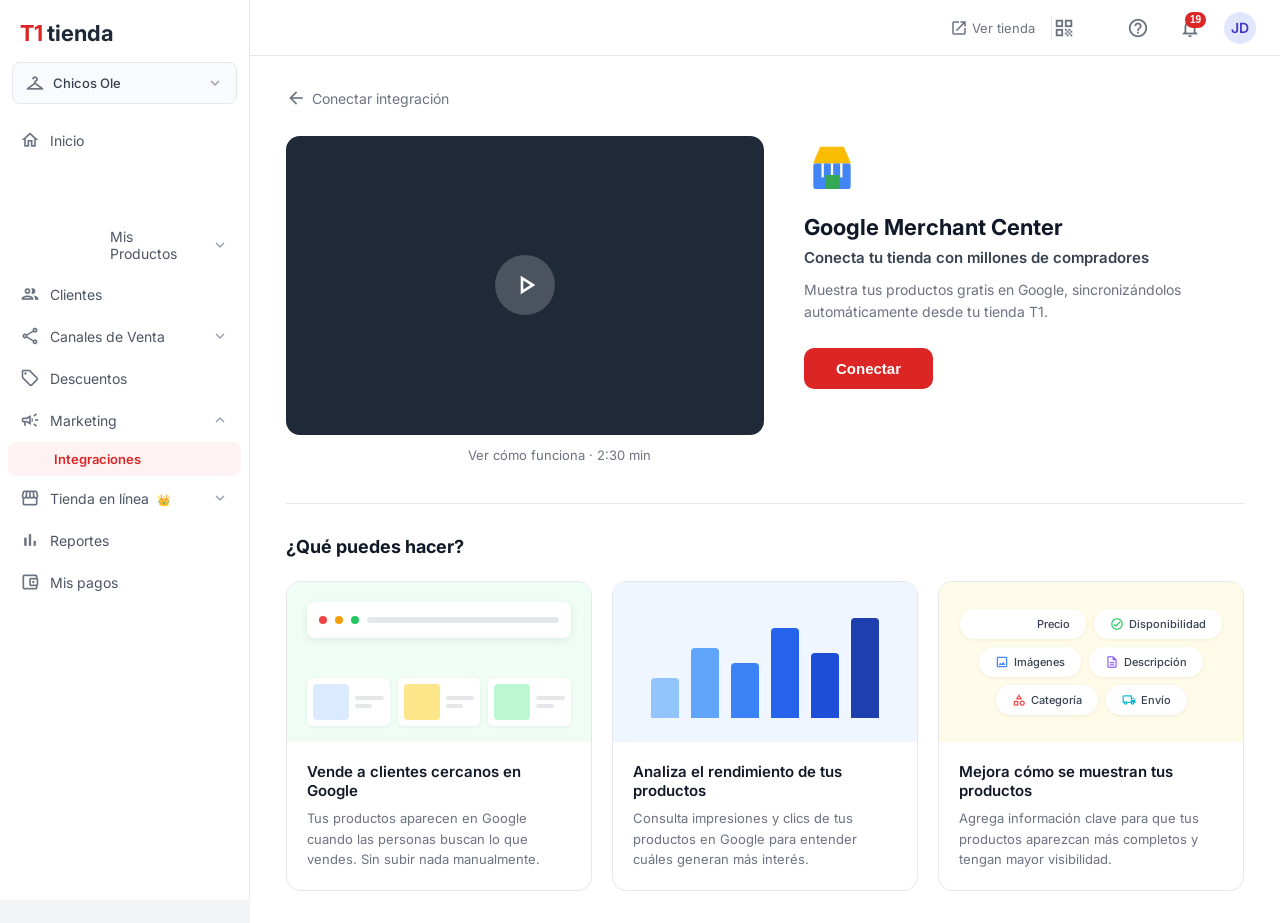
<file: integraciones02/google-merchant-center.html>
<!DOCTYPE html>
<html lang="es">
<head>
  <meta charset="UTF-8">
  <meta name="viewport" content="width=device-width, initial-scale=1.0">
  <title>Google Merchant Center - T1tienda</title>
  <link href="https://fonts.googleapis.com/css2?family=Inter:wght@400;500;600;700&display=swap" rel="stylesheet">
  <link href="https://fonts.googleapis.com/icon?family=Material+Icons+Outlined" rel="stylesheet">
  <style>
    * {
      margin: 0;
      padding: 0;
      box-sizing: border-box;
    }

    body {
      font-family: 'Inter', -apple-system, BlinkMacSystemFont, sans-serif;
      background-color: #f3f4f6;
      color: #1f2937;
      display: flex;
      min-height: 100vh;
    }

    /* ========== SIDEBAR ========== */
    .sidebar {
      width: 250px;
      background: #fff;
      border-right: 1px solid #e5e7eb;
      display: flex;
      flex-direction: column;
      position: fixed;
      top: 0;
      left: 0;
      bottom: 0;
      z-index: 10;
      overflow-y: auto;
    }

    .sidebar-logo {
      padding: 20px 20px 16px;
      display: flex;
      align-items: center;
      gap: 4px;
      font-size: 22px;
      font-weight: 700;
    }

    .sidebar-logo .t1 { color: #dc2626; }
    .sidebar-logo .tienda { color: #1f2937; }

    .store-selector {
      margin: 0 12px 16px;
      padding: 10px 12px;
      background: #f9fafb;
      border: 1px solid #e5e7eb;
      border-radius: 8px;
      display: flex;
      align-items: center;
      gap: 8px;
      cursor: pointer;
      font-size: 13px;
      color: #374151;
    }

    .store-selector .flag { font-size: 16px; }
    .store-selector .store-name { flex: 1; font-weight: 500; }
    .store-selector .chevron { font-size: 18px; color: #9ca3af; }

    .nav-menu {
      list-style: none;
      padding: 0 8px;
      flex: 1;
    }

    .nav-item {
      display: flex;
      align-items: center;
      padding: 10px 12px;
      border-radius: 8px;
      cursor: pointer;
      font-size: 14px;
      color: #4b5563;
      gap: 10px;
      margin-bottom: 2px;
      text-decoration: none;
      transition: background 0.15s;
    }

    .nav-item:hover { background: #f3f4f6; }
    .nav-item .material-icons-outlined { font-size: 20px; color: #6b7280; }
    .nav-item .nav-label { flex: 1; }
    .nav-item .chevron { font-size: 18px; color: #9ca3af; transition: transform 0.2s; }
    .nav-item .chevron.open { transform: rotate(180deg); }

    .nav-section { margin-bottom: 2px; }
    .nav-sub-menu { list-style: none; padding-left: 0; }

    .nav-sub-item {
      display: flex;
      align-items: center;
      padding: 9px 12px 9px 46px;
      border-radius: 8px;
      cursor: pointer;
      font-size: 13px;
      color: #4b5563;
      margin-bottom: 1px;
      transition: background 0.15s;
    }

    .nav-sub-item:hover { background: #f3f4f6; }

    .nav-sub-item.active {
      background: #fef2f2;
      color: #dc2626;
      font-weight: 600;
    }

    .nav-badge { font-size: 11px; margin-left: 4px; }

    /* ========== TOP HEADER ========== */
    .main-wrapper {
      margin-left: 250px;
      flex: 1;
      display: flex;
      flex-direction: column;
      min-height: 100vh;
    }

    .top-header {
      background: #fff;
      border-bottom: 1px solid #e5e7eb;
      padding: 0 24px;
      height: 56px;
      display: flex;
      align-items: center;
      justify-content: flex-end;
      gap: 16px;
    }

    .header-link {
      font-size: 13px;
      color: #6b7280;
      text-decoration: none;
      display: flex;
      align-items: center;
      gap: 4px;
    }

    .header-link:hover { color: #374151; }

    .header-icon-btn {
      width: 36px;
      height: 36px;
      border: none;
      background: none;
      border-radius: 8px;
      display: flex;
      align-items: center;
      justify-content: center;
      cursor: pointer;
      color: #6b7280;
      position: relative;
      transition: background 0.15s;
    }

    .header-icon-btn:hover { background: #f3f4f6; }
    .header-icon-btn .material-icons-outlined { font-size: 22px; }

    .notification-badge {
      position: absolute;
      top: 2px;
      right: 2px;
      background: #dc2626;
      color: #fff;
      font-size: 10px;
      font-weight: 600;
      padding: 1px 5px;
      border-radius: 10px;
      min-width: 18px;
      text-align: center;
      line-height: 14px;
    }

    .header-avatar {
      width: 32px;
      height: 32px;
      border-radius: 50%;
      background: #e0e7ff;
      display: flex;
      align-items: center;
      justify-content: center;
      font-size: 14px;
      font-weight: 600;
      color: #4338ca;
      cursor: pointer;
    }

    .header-divider {
      width: 1px;
      height: 24px;
      background: #e5e7eb;
    }

    /* ========== MAIN CONTENT ========== */
    .main-content {
      padding: 32px 36px;
      flex: 1;
      background: #ffffff;
    }

    /* Back link */
    .back-link {
      display: inline-flex;
      align-items: center;
      gap: 6px;
      font-size: 14px;
      color: #6b7280;
      text-decoration: none;
      margin-bottom: 28px;
      transition: color 0.15s;
    }

    .back-link:hover {
      color: #374151;
    }

    .back-link .material-icons-outlined {
      font-size: 20px;
    }

    /* ========== HERO SECTION ========== */
    .hero-section {
      display: flex;
      gap: 40px;
      align-items: flex-start;
      margin-bottom: 40px;
    }

    /* Video player */
    .video-container {
      flex: 1;
      max-width: 480px;
    }

    .video-player {
      width: 100%;
      aspect-ratio: 16 / 10;
      background: #1f2937;
      border-radius: 14px;
      display: flex;
      align-items: center;
      justify-content: center;
      position: relative;
      overflow: hidden;
      cursor: pointer;
    }

    .video-player .play-btn {
      width: 60px;
      height: 60px;
      background: rgba(255, 255, 255, 0.2);
      border-radius: 50%;
      display: flex;
      align-items: center;
      justify-content: center;
      backdrop-filter: blur(4px);
      transition: background 0.2s;
    }

    .video-player:hover .play-btn {
      background: rgba(255, 255, 255, 0.3);
    }

    .play-btn .material-icons-outlined {
      font-size: 32px;
      color: #fff;
      margin-left: 3px;
    }

    .video-label {
      display: flex;
      align-items: center;
      gap: 6px;
      margin-top: 12px;
      font-size: 13px;
      color: #6b7280;
    }

    .video-label .material-icons-outlined {
      font-size: 16px;
    }

    /* Info panel */
    .info-panel {
      flex: 1;
      max-width: 440px;
      padding-top: 4px;
    }

    .info-logo {
      width: 56px;
      height: 56px;
      margin-bottom: 18px;
    }

    .info-logo svg {
      width: 56px;
      height: 56px;
    }

    .info-title {
      font-size: 22px;
      font-weight: 700;
      color: #111827;
      margin-bottom: 8px;
    }

    .info-subtitle {
      font-size: 15px;
      font-weight: 600;
      color: #374151;
      margin-bottom: 12px;
    }

    .info-description {
      font-size: 14px;
      color: #6b7280;
      line-height: 1.6;
      margin-bottom: 24px;
    }

    .btn-connect {
      display: inline-flex;
      align-items: center;
      justify-content: center;
      padding: 12px 32px;
      background: #dc2626;
      color: #fff;
      font-size: 15px;
      font-weight: 600;
      border: none;
      border-radius: 10px;
      cursor: pointer;
      transition: background 0.15s;
    }

    .btn-connect:hover {
      background: #b91c1c;
    }

    /* ========== DIVIDER ========== */
    .section-divider {
      border: none;
      border-top: 1px solid #e5e7eb;
      margin-bottom: 32px;
    }

    /* ========== FEATURES SECTION ========== */
    .features-title {
      font-size: 18px;
      font-weight: 700;
      color: #111827;
      margin-bottom: 24px;
    }

    .features-grid {
      display: grid;
      grid-template-columns: repeat(3, 1fr);
      gap: 20px;
    }

    .feature-card {
      background: #fff;
      border: 1px solid #e5e7eb;
      border-radius: 14px;
      overflow: hidden;
      transition: box-shadow 0.2s;
    }

    .feature-card:hover {
      box-shadow: 0 4px 12px rgba(0, 0, 0, 0.06);
    }

    .feature-image {
      width: 100%;
      height: 160px;
      background: #f0fdf4;
      display: flex;
      align-items: center;
      justify-content: center;
      position: relative;
      overflow: hidden;
    }

    .feature-image.blue-bg {
      background: #eff6ff;
    }

    .feature-image.amber-bg {
      background: #fefce8;
    }

    .feature-illustration {
      width: 80%;
      height: 80%;
      display: flex;
      align-items: center;
      justify-content: center;
    }

    .feature-body {
      padding: 20px;
    }

    .feature-name {
      font-size: 15px;
      font-weight: 600;
      color: #111827;
      margin-bottom: 8px;
    }

    .feature-desc {
      font-size: 13px;
      color: #6b7280;
      line-height: 1.6;
    }

    /* Illustration styles */
    .illust-search {
      position: relative;
      width: 100%;
      height: 100%;
    }

    .illust-search .browser-bar {
      position: absolute;
      top: 20px;
      left: 20px;
      right: 20px;
      height: 36px;
      background: #fff;
      border-radius: 8px;
      box-shadow: 0 2px 8px rgba(0,0,0,0.08);
      display: flex;
      align-items: center;
      padding: 0 12px;
      gap: 8px;
    }

    .illust-search .search-dot {
      width: 8px;
      height: 8px;
      border-radius: 50%;
    }

    .illust-search .dot-red { background: #ef4444; }
    .illust-search .dot-yellow { background: #f59e0b; }
    .illust-search .dot-green { background: #22c55e; }

    .illust-search .search-text {
      flex: 1;
      height: 6px;
      background: #e5e7eb;
      border-radius: 3px;
    }

    .illust-search .product-cards {
      position: absolute;
      bottom: 16px;
      left: 20px;
      right: 20px;
      display: flex;
      gap: 8px;
    }

    .illust-search .mini-card {
      flex: 1;
      height: 48px;
      background: #fff;
      border-radius: 6px;
      box-shadow: 0 1px 4px rgba(0,0,0,0.06);
      display: flex;
      align-items: center;
      padding: 6px;
      gap: 6px;
    }

    .illust-search .mini-card .thumb {
      width: 36px;
      height: 36px;
      background: #dbeafe;
      border-radius: 4px;
    }

    .illust-search .mini-card .lines {
      flex: 1;
      display: flex;
      flex-direction: column;
      gap: 4px;
    }

    .illust-search .mini-card .line {
      height: 4px;
      background: #e5e7eb;
      border-radius: 2px;
    }

    .illust-search .mini-card .line.short {
      width: 60%;
    }

    /* Chart illustration */
    .illust-chart {
      width: 80%;
      height: 80%;
      display: flex;
      align-items: flex-end;
      justify-content: center;
      gap: 12px;
      padding-bottom: 8px;
    }

    .illust-chart .bar {
      width: 28px;
      border-radius: 4px 4px 0 0;
      transition: height 0.3s;
    }

    /* Tags illustration */
    .illust-tags {
      display: flex;
      flex-wrap: wrap;
      gap: 8px;
      justify-content: center;
      padding: 10px;
    }

    .illust-tags .tag {
      padding: 8px 16px;
      border-radius: 20px;
      font-size: 11px;
      font-weight: 500;
      color: #374151;
      background: #fff;
      box-shadow: 0 1px 4px rgba(0,0,0,0.06);
      display: flex;
      align-items: center;
      gap: 5px;
    }

    .illust-tags .tag .material-icons-outlined {
      font-size: 14px;
    }

    /* ========== MODAL OVERLAY ========== */
    .modal-overlay {
      display: none;
      position: fixed;
      top: 0;
      left: 0;
      right: 0;
      bottom: 0;
      background: rgba(0, 0, 0, 0.45);
      z-index: 100;
      align-items: center;
      justify-content: center;
    }

    .modal-overlay.active {
      display: flex;
    }

    .modal-dialog {
      background: #fff;
      border-radius: 16px;
      width: 620px;
      max-height: 90vh;
      overflow-y: auto;
      box-shadow: 0 20px 60px rgba(0, 0, 0, 0.15);
      position: relative;
    }

    /* ========== WIZARD HEADER ========== */
    .wizard-header {
      display: flex;
      align-items: center;
      padding: 24px 28px 20px;
      border-bottom: 1px solid #f3f4f6;
    }

    .wizard-back {
      display: flex;
      align-items: center;
      gap: 4px;
      font-size: 14px;
      color: #374151;
      cursor: pointer;
      background: none;
      border: none;
      font-family: inherit;
      padding: 0;
      transition: color 0.15s;
    }

    .wizard-back:hover {
      color: #111827;
    }

    .wizard-back .material-icons-outlined {
      font-size: 20px;
    }

    .wizard-title {
      flex: 1;
      text-align: center;
      font-size: 18px;
      font-weight: 700;
      color: #111827;
    }

    .wizard-counter {
      font-size: 14px;
      color: #9ca3af;
      margin-right: 12px;
    }

    .wizard-close {
      width: 28px;
      height: 28px;
      border: none;
      background: none;
      display: flex;
      align-items: center;
      justify-content: center;
      cursor: pointer;
      color: #9ca3af;
      transition: color 0.15s;
    }

    .wizard-close:hover {
      color: #374151;
    }

    .wizard-close .material-icons-outlined {
      font-size: 22px;
    }

    /* ========== WIZARD BODY ========== */
    .wizard-body {
      padding: 24px 28px 28px;
    }

    .wizard-step {
      display: none;
    }

    .wizard-step.active {
      display: block;
    }

    /* ========== FULL-WIDTH CONTINUE BTN ========== */
    .btn-continue {
      display: flex;
      align-items: center;
      justify-content: center;
      gap: 6px;
      width: 100%;
      padding: 14px;
      border: none;
      border-radius: 10px;
      background: #dc2626;
      font-size: 15px;
      font-weight: 600;
      color: #fff;
      cursor: pointer;
      font-family: inherit;
      transition: background 0.15s;
      margin-top: 20px;
    }

    .btn-continue:hover {
      background: #b91c1c;
    }

    .btn-continue .material-icons-outlined {
      font-size: 18px;
    }

    /* ========== MENU LIST ========== */
    .menu-list {
      border-top: 1px solid #e5e7eb;
    }

    .menu-item {
      display: flex;
      align-items: center;
      padding: 20px 4px;
      border-bottom: 1px solid #e5e7eb;
      cursor: pointer;
      transition: background 0.15s;
    }

    .menu-item:hover {
      background: #f9fafb;
    }

    .menu-item-text {
      flex: 1;
      font-size: 15px;
      font-weight: 500;
      color: #111827;
    }

    .menu-item-check {
      margin-right: 8px;
    }

    /* ========== PAYMENT METHOD ROW ========== */
    .payment-method {
      display: flex;
      align-items: center;
      padding: 14px 0;
      border-bottom: 1px solid #f3f4f6;
    }

    .payment-method:last-of-type {
      border-bottom: none;
    }

    .payment-icons {
      display: flex;
      align-items: center;
      gap: 6px;
      flex: 1;
    }

    .payment-label {
      font-size: 14px;
      font-weight: 500;
      color: #111827;
      margin-right: 8px;
    }

    .card-icon {
      width: 36px;
      height: 24px;
      border-radius: 4px;
      border: 1px solid #e5e7eb;
      display: flex;
      align-items: center;
      justify-content: center;
      font-size: 8px;
      font-weight: 700;
      background: #fff;
    }

    .card-icon.visa {
      color: #1a1f71;
      font-style: italic;
      font-size: 10px;
    }

    .card-icon.mastercard {
      background: linear-gradient(135deg, #eb001b 40%, #f79e1b 60%);
      border: none;
    }

    .card-icon.mastercard::after {
      content: '';
      display: block;
    }

    .card-icon.amex {
      color: #006fcf;
      font-size: 7px;
    }

    /* Toggle switch */
    .toggle {
      width: 44px;
      height: 24px;
      border-radius: 12px;
      background: #d1d5db;
      position: relative;
      cursor: pointer;
      transition: background 0.2s;
      flex-shrink: 0;
    }

    .toggle.on {
      background: #dc2626;
    }

    .toggle::after {
      content: '';
      position: absolute;
      width: 20px;
      height: 20px;
      border-radius: 50%;
      background: #fff;
      top: 2px;
      left: 2px;
      transition: transform 0.2s;
      box-shadow: 0 1px 3px rgba(0,0,0,0.15);
    }

    .toggle.on::after {
      transform: translateX(20px);
    }

    /* ========== RADIO OPTIONS ========== */
    .radio-options {
      padding: 4px 0 8px;
    }

    .radio-option {
      display: flex;
      align-items: flex-start;
      gap: 10px;
      padding: 12px 14px;
      border: 1px solid #e5e7eb;
      border-radius: 10px;
      margin-bottom: 8px;
      cursor: pointer;
      transition: border-color 0.15s, background 0.15s;
    }

    .radio-option:hover {
      background: #f9fafb;
    }

    .radio-option.selected {
      border-color: #dc2626;
      background: #fef2f2;
    }

    .radio-circle {
      width: 20px;
      height: 20px;
      border-radius: 50%;
      border: 2px solid #d1d5db;
      display: flex;
      align-items: center;
      justify-content: center;
      flex-shrink: 0;
      margin-top: 1px;
    }

    .radio-option.selected .radio-circle {
      border-color: #dc2626;
    }

    .radio-circle-inner {
      width: 10px;
      height: 10px;
      border-radius: 50%;
      background: transparent;
    }

    .radio-option.selected .radio-circle-inner {
      background: #dc2626;
    }

    .radio-text {
      flex: 1;
    }

    .radio-title-row {
      display: flex;
      align-items: center;
      gap: 8px;
      margin-bottom: 4px;
    }

    .radio-title {
      font-size: 13px;
      font-weight: 600;
      color: #111827;
    }

    .badge-recommended {
      padding: 2px 8px;
      background: #dcfce7;
      color: #16a34a;
      font-size: 11px;
      font-weight: 600;
      border-radius: 6px;
    }

    .radio-desc {
      font-size: 12px;
      color: #6b7280;
      line-height: 1.5;
    }

    .radio-price {
      font-size: 12px;
      color: #374151;
      font-weight: 500;
      margin-top: 2px;
    }

    /* SPEI section */
    .spei-info {
      padding: 6px 0 0;
    }

    .spei-price {
      font-size: 12px;
      color: #374151;
      font-weight: 500;
      padding-left: 2px;
    }

    /* Checkbox */
    .checkbox-row {
      display: flex;
      align-items: center;
      gap: 10px;
      padding: 14px 0 16px;
      border-top: 1px solid #f3f4f6;
      margin-top: 8px;
    }

    .checkbox {
      width: 20px;
      height: 20px;
      border-radius: 6px;
      border: 2px solid #d1d5db;
      display: flex;
      align-items: center;
      justify-content: center;
      cursor: pointer;
      flex-shrink: 0;
      transition: background 0.15s, border-color 0.15s;
    }

    .checkbox.checked {
      background: #dc2626;
      border-color: #dc2626;
    }

    .checkbox .material-icons-outlined {
      font-size: 16px;
      color: #fff;
      display: none;
    }

    .checkbox.checked .material-icons-outlined {
      display: block;
    }

    .checkbox-label {
      font-size: 13px;
      color: #374151;
    }

    .checkbox-label a {
      color: #dc2626;
      text-decoration: underline;
    }

    /* Modal buttons */
    .modal-actions {
      display: flex;
      justify-content: flex-end;
      gap: 12px;
      padding-top: 4px;
    }

    .btn-cancel {
      padding: 10px 24px;
      border: 1px solid #d1d5db;
      border-radius: 10px;
      background: #fff;
      font-size: 14px;
      font-weight: 500;
      color: #374151;
      cursor: pointer;
      transition: background 0.15s;
    }

    .btn-cancel:hover {
      background: #f3f4f6;
    }

    .btn-save {
      padding: 10px 28px;
      border: none;
      border-radius: 10px;
      background: #dc2626;
      font-size: 14px;
      font-weight: 600;
      color: #fff;
      cursor: pointer;
      transition: background 0.15s;
    }

    .btn-save:hover {
      background: #b91c1c;
    }

    /* SPEI icon */
    .spei-icon {
      width: 36px;
      height: 24px;
      border-radius: 4px;
      border: 1px solid #e5e7eb;
      display: flex;
      align-items: center;
      justify-content: center;
      background: #fff;
      font-size: 7px;
      font-weight: 700;
      color: #0e7c47;
      letter-spacing: 0.5px;
    }

    /* ========== PAYMENT CARD SECTIONS ========== */
    .payment-card {
      border: 1px solid #e5e7eb;
      border-radius: 12px;
      padding: 16px;
      margin-bottom: 12px;
    }

    /* ========== AI BANNER ========== */
    .ai-banner {
      background: linear-gradient(135deg, #faf5ff, #fdf2f8);
      border: 1px solid #e9d5ff;
      border-radius: 10px;
      padding: 14px 16px;
      margin-bottom: 20px;
      display: flex;
      align-items: flex-start;
      gap: 10px;
    }

    .ai-banner-icon {
      font-size: 20px;
      color: #a855f7;
      flex-shrink: 0;
      margin-top: 1px;
    }

    .ai-banner-text {
      flex: 1;
    }

    .ai-banner-title {
      font-size: 13px;
      font-weight: 600;
      color: #7c3aed;
      margin-bottom: 3px;
    }

    .ai-banner-desc {
      font-size: 12px;
      color: #6b7280;
      line-height: 1.5;
    }

    /* ========== FORM STYLES ========== */
    .form-section-title {
      font-size: 14px;
      font-weight: 600;
      color: #111827;
      margin-bottom: 16px;
    }

    .form-row {
      display: flex;
      gap: 12px;
      margin-bottom: 14px;
    }

    .form-group {
      flex: 1;
      display: flex;
      flex-direction: column;
    }

    .form-label {
      font-size: 12px;
      font-weight: 500;
      color: #374151;
      margin-bottom: 6px;
    }

    .form-input {
      padding: 10px 12px;
      border: 1px solid #d1d5db;
      border-radius: 8px;
      font-size: 13px;
      color: #111827;
      background: #fff;
      font-family: inherit;
      outline: none;
      transition: border-color 0.15s;
    }

    .form-input:focus {
      border-color: #dc2626;
      box-shadow: 0 0 0 3px rgba(220, 38, 38, 0.08);
    }

    .form-input::placeholder {
      color: #9ca3af;
    }

    .form-select {
      padding: 10px 32px 10px 12px;
      border: 1px solid #d1d5db;
      border-radius: 8px;
      font-size: 13px;
      color: #111827;
      background: #fff url("data:image/svg+xml,%3Csvg xmlns='http://www.w3.org/2000/svg' width='12' height='12' fill='%236b7280' viewBox='0 0 16 16'%3E%3Cpath d='M8 11L3 6h10z'/%3E%3C/svg%3E") no-repeat right 12px center;
      -webkit-appearance: none;
      appearance: none;
      font-family: inherit;
      outline: none;
      cursor: pointer;
      transition: border-color 0.15s;
    }

    .form-select:focus {
      border-color: #dc2626;
      box-shadow: 0 0 0 3px rgba(220, 38, 38, 0.08);
    }

    .phone-input-group {
      display: flex;
      gap: 0;
    }

    .phone-prefix {
      display: flex;
      align-items: center;
      gap: 4px;
      padding: 10px 10px;
      border: 1px solid #d1d5db;
      border-right: none;
      border-radius: 8px 0 0 8px;
      background: #f9fafb;
      font-size: 13px;
      color: #374151;
      white-space: nowrap;
    }

    .phone-prefix .flag-sm {
      font-size: 14px;
    }

    .phone-input-group .form-input {
      border-radius: 0 8px 8px 0;
      flex: 1;
    }

    /* Responsive */
    @media (max-width: 1024px) {
      .hero-section {
        flex-direction: column;
      }
      .video-container,
      .info-panel {
        max-width: 100%;
      }
      .features-grid {
        grid-template-columns: repeat(2, 1fr);
      }
    }

    @media (max-width: 768px) {
      .sidebar { display: none; }
      .main-wrapper { margin-left: 0; }
      .features-grid { grid-template-columns: 1fr; }
    }
  </style>
</head>
<body>

  <!-- SIDEBAR -->
  <aside class="sidebar">
    <div class="sidebar-logo">
      <span class="t1">T1</span><span class="tienda">tienda</span>
    </div>

    <div class="store-selector">
      <span class="material-icons-outlined" style="font-size:20px; color:#6b7280;">checkroom</span>
      <span class="store-name">Chicos Ole</span>
      <span class="material-icons-outlined chevron">expand_more</span>
    </div>

    <ul class="nav-menu">
      <li class="nav-section">
        <div class="nav-item">
          <span class="material-icons-outlined">home</span>
          <span class="nav-label">Inicio</span>
        </div>
      </li>
      <li class="nav-section">
        <div class="nav-item">
          <span class="material-icons-outlined">inventory_2</span>
          <span class="nav-label">Mis Pedidos</span>
        </div>
      </li>
      <li class="nav-section">
        <div class="nav-item">
          <span class="material-icons-outlined">sell</span>
          <span class="nav-label">Mis Productos</span>
          <span class="material-icons-outlined chevron">expand_more</span>
        </div>
      </li>
      <li class="nav-section">
        <div class="nav-item">
          <span class="material-icons-outlined">people</span>
          <span class="nav-label">Clientes</span>
        </div>
      </li>
      <li class="nav-section">
        <div class="nav-item">
          <span class="material-icons-outlined">share</span>
          <span class="nav-label">Canales de Venta</span>
          <span class="material-icons-outlined chevron">expand_more</span>
        </div>
      </li>
      <li class="nav-section">
        <div class="nav-item">
          <span class="material-icons-outlined">local_offer</span>
          <span class="nav-label">Descuentos</span>
        </div>
      </li>
      <li class="nav-section">
        <div class="nav-item">
          <span class="material-icons-outlined">campaign</span>
          <span class="nav-label">Marketing</span>
          <span class="material-icons-outlined chevron open">expand_more</span>
        </div>
        <ul class="nav-sub-menu">
          <li class="nav-sub-item active"><a href="index.html" style="text-decoration:none;color:inherit;">Integraciones</a></li>
        </ul>
      </li>
      <li class="nav-section">
        <div class="nav-item">
          <span class="material-icons-outlined">storefront</span>
          <span class="nav-label">Tienda en línea <span class="nav-badge">👑</span></span>
          <span class="material-icons-outlined chevron">expand_more</span>
        </div>
      </li>
      <li class="nav-section">
        <div class="nav-item">
          <span class="material-icons-outlined">bar_chart</span>
          <span class="nav-label">Reportes</span>
        </div>
      </li>
      <li class="nav-section">
        <div class="nav-item">
          <span class="material-icons-outlined">account_balance_wallet</span>
          <span class="nav-label">Mis pagos</span>
        </div>
      </li>
    </ul>
  </aside>

  <!-- MAIN WRAPPER -->
  <div class="main-wrapper">

    <!-- TOP HEADER -->
    <header class="top-header">
      <a href="#" class="header-link">
        <span class="material-icons-outlined" style="font-size:18px;">open_in_new</span>
        Ver tienda
      </a>
      <div class="header-divider"></div>
      <button class="header-icon-btn" title="QR">
        <span class="material-icons-outlined">qr_code_2</span>
      </button>
      <button class="header-icon-btn" title="Ayuda">
        <span class="material-icons-outlined">help_outline</span>
      </button>
      <button class="header-icon-btn" title="Notificaciones">
        <span class="material-icons-outlined">notifications</span>
        <span class="notification-badge">19</span>
      </button>
      <div class="header-avatar">JD</div>
    </header>

    <!-- MAIN CONTENT -->
    <main class="main-content">

      <!-- Back link -->
      <a href="index.html" class="back-link">
        <span class="material-icons-outlined">arrow_back</span>
        Conectar integración
      </a>

      <!-- Hero Section -->
      <div class="hero-section">

        <!-- Video -->
        <div class="video-container">
          <div class="video-player">
            <div class="play-btn">
              <span class="material-icons-outlined">play_arrow</span>
            </div>
          </div>
          <div class="video-label">
            <span class="material-icons-outlined">play_circle</span>
            Ver cómo funciona · 2:30 min
          </div>
        </div>

        <!-- Info -->
        <div class="info-panel">
          <div class="info-logo">
            <svg viewBox="0 0 48 48" xmlns="http://www.w3.org/2000/svg">
              <rect x="8" y="20" width="32" height="22" rx="2" fill="#4285F4"/>
              <path d="M8 20L14 6H34L40 20" fill="#FBBC04" stroke="#FBBC04" stroke-width="0.5"/>
              <path d="M16 20V32" stroke="#fff" stroke-width="2"/>
              <path d="M24 20V32" stroke="#fff" stroke-width="2"/>
              <path d="M32 20V32" stroke="#fff" stroke-width="2"/>
              <rect x="18" y="30" width="12" height="12" rx="1" fill="#34A853"/>
            </svg>
          </div>
          <h1 class="info-title">Google Merchant Center</h1>
          <p class="info-subtitle">Conecta tu tienda con millones de compradores</p>
          <p class="info-description">
            Muestra tus productos gratis en Google, sincronizándolos automáticamente desde tu tienda T1.
          </p>
          <button class="btn-connect">Conectar</button>
        </div>
      </div>

      <!-- Divider -->
      <hr class="section-divider">

      <!-- Features -->
      <h2 class="features-title">¿Qué puedes hacer?</h2>

      <div class="features-grid">

        <!-- Feature 1 -->
        <div class="feature-card">
          <div class="feature-image">
            <div class="illust-search">
              <div class="browser-bar">
                <span class="search-dot dot-red"></span>
                <span class="search-dot dot-yellow"></span>
                <span class="search-dot dot-green"></span>
                <span class="search-text"></span>
              </div>
              <div class="product-cards">
                <div class="mini-card">
                  <div class="thumb"></div>
                  <div class="lines">
                    <div class="line"></div>
                    <div class="line short"></div>
                  </div>
                </div>
                <div class="mini-card">
                  <div class="thumb" style="background:#fde68a;"></div>
                  <div class="lines">
                    <div class="line"></div>
                    <div class="line short"></div>
                  </div>
                </div>
                <div class="mini-card">
                  <div class="thumb" style="background:#bbf7d0;"></div>
                  <div class="lines">
                    <div class="line"></div>
                    <div class="line short"></div>
                  </div>
                </div>
              </div>
            </div>
          </div>
          <div class="feature-body">
            <div class="feature-name">Vende a clientes cercanos en Google</div>
            <p class="feature-desc">Tus productos aparecen en Google cuando las personas buscan lo que vendes. Sin subir nada manualmente.</p>
          </div>
        </div>

        <!-- Feature 2 -->
        <div class="feature-card">
          <div class="feature-image blue-bg">
            <div class="illust-chart">
              <div class="bar" style="height:40px; background:#93c5fd;"></div>
              <div class="bar" style="height:70px; background:#60a5fa;"></div>
              <div class="bar" style="height:55px; background:#3b82f6;"></div>
              <div class="bar" style="height:90px; background:#2563eb;"></div>
              <div class="bar" style="height:65px; background:#1d4ed8;"></div>
              <div class="bar" style="height:100px; background:#1e40af;"></div>
            </div>
          </div>
          <div class="feature-body">
            <div class="feature-name">Analiza el rendimiento de tus productos</div>
            <p class="feature-desc">Consulta impresiones y clics de tus productos en Google para entender cuáles generan más interés.</p>
          </div>
        </div>

        <!-- Feature 3 -->
        <div class="feature-card">
          <div class="feature-image amber-bg">
            <div class="illust-tags">
              <div class="tag">
                <span class="material-icons-outlined" style="color:#f59e0b;">sell</span>
                Precio
              </div>
              <div class="tag">
                <span class="material-icons-outlined" style="color:#22c55e;">check_circle</span>
                Disponibilidad
              </div>
              <div class="tag">
                <span class="material-icons-outlined" style="color:#3b82f6;">image</span>
                Imágenes
              </div>
              <div class="tag">
                <span class="material-icons-outlined" style="color:#8b5cf6;">description</span>
                Descripción
              </div>
              <div class="tag">
                <span class="material-icons-outlined" style="color:#ef4444;">category</span>
                Categoría
              </div>
              <div class="tag">
                <span class="material-icons-outlined" style="color:#06b6d4;">local_shipping</span>
                Envío
              </div>
            </div>
          </div>
          <div class="feature-body">
            <div class="feature-name">Mejora cómo se muestran tus productos</div>
            <p class="feature-desc">Agrega información clave para que tus productos aparezcan más completos y tengan mayor visibilidad.</p>
          </div>
        </div>

      </div>
    </main>
  </div>

  <!-- WIZARD MODAL -->
  <div class="modal-overlay" id="connectModal">
    <div class="modal-dialog">

      <!-- Menu Header (initial screen) -->
      <div class="wizard-header" id="menuHeader">
        <div class="wizard-title" style="text-align:left;font-size:20px;">Prepara tu tienda para Google Merchant Center</div>
        <button class="wizard-close" onclick="closeModal()">
          <span class="material-icons-outlined">close</span>
        </button>
      </div>

      <!-- Wizard Header (step screens) -->
      <div class="wizard-header" id="stepHeader" style="display:none;">
        <button class="wizard-back" onclick="wizardPrev()">
          <span class="material-icons-outlined">chevron_left</span> Atras
        </button>
        <div class="wizard-title" id="wizardTitle">Aceptar pagos con</div>
        <span class="wizard-counter" id="wizardCounter">1/3</span>
        <button class="wizard-close" onclick="closeModal()">
          <span class="material-icons-outlined">close</span>
        </button>
      </div>

      <!-- Wizard Body -->
      <div class="wizard-body">

        <!-- STEP 0: Menu -->
        <div class="wizard-step active" data-step="0">
          <p style="font-size:14px;color:#6b7280;margin-bottom:16px;margin-top:-8px;">Completa los siguientes requisitos para comenzar a sincronizar tus productos.</p>
          <div class="menu-list">
            <div class="menu-item" onclick="goToStep(1)">
              <span class="menu-item-text" id="menuText1">Activa tu método de pago</span>
              <span class="menu-item-check" id="menuCheck1" style="display:none;">
                <span class="material-icons-outlined" style="color:#16a34a;font-size:24px;">check_circle</span>
              </span>
              <span class="material-icons-outlined menu-item-chevron" id="menuChevron1" style="font-size:22px;color:#9ca3af;">chevron_right</span>
            </div>
            <div class="menu-item" onclick="goToStep(2)">
              <span class="menu-item-text" id="menuText2">Añade la política de devoluciones y términos y condiciones</span>
              <span class="menu-item-check" id="menuCheck2" style="display:none;">
                <span class="material-icons-outlined" style="color:#16a34a;font-size:24px;">check_circle</span>
              </span>
              <span class="material-icons-outlined menu-item-chevron" id="menuChevron2" style="font-size:22px;color:#9ca3af;">chevron_right</span>
            </div>
            <div class="menu-item" onclick="goToStep(3)">
              <span class="menu-item-text" id="menuText3">Ingresa información de contacto de tu tienda en línea</span>
              <span class="menu-item-check" id="menuCheck3" style="display:none;">
                <span class="material-icons-outlined" style="color:#16a34a;font-size:24px;">check_circle</span>
              </span>
              <span class="material-icons-outlined menu-item-chevron" id="menuChevron3" style="font-size:22px;color:#9ca3af;">chevron_right</span>
            </div>
          </div>
        </div>

        <!-- STEP 1: Aceptar pagos con -->
        <div class="wizard-step" data-step="1">
          <div class="payment-card">
            <div class="payment-method" style="border-bottom:none;padding:4px 0 12px;">
              <div class="payment-icons">
                <span class="payment-label">Tarjetas de crédito y débito</span>
                <div class="card-icon visa">VISA</div>
                <div class="card-icon mastercard"></div>
                <div class="card-icon amex">AMEX</div>
              </div>
              <div class="toggle on" onclick="this.classList.toggle('on')"></div>
            </div>
            <div class="radio-options" style="padding:0;">
              <div class="radio-option selected" onclick="selectRadio(this)">
                <div class="radio-circle"><div class="radio-circle-inner"></div></div>
                <div class="radio-text">
                  <div class="radio-title-row">
                    <span class="radio-title">Con protección contracargos</span>
                    <span class="badge-recommended">Recomendado</span>
                  </div>
                  <div class="radio-desc">Cobertura ante reclamo de cargos no reconocidos y fraudes.</div>
                  <div class="radio-price">4.5% + $1.00 MXN por transacción</div>
                </div>
              </div>
              <div class="radio-option" onclick="selectRadio(this)">
                <div class="radio-circle"><div class="radio-circle-inner"></div></div>
                <div class="radio-text">
                  <div class="radio-title-row">
                    <span class="radio-title">Sin protección contra contracargos</span>
                  </div>
                  <div class="radio-price">3.5% + $1.00 MXN por transacción</div>
                </div>
              </div>
            </div>
          </div>

          <div class="payment-card">
            <div class="payment-method" style="border-bottom:none;padding:4px 0 4px;">
              <div class="payment-icons">
                <span class="payment-label">SPEI</span>
                <div class="spei-icon">SPEI</div>
              </div>
              <div class="toggle on" onclick="this.classList.toggle('on')"></div>
            </div>
            <div class="spei-price">3.30% + $5.00 por transacción</div>
          </div>

          <div class="checkbox-row" style="border-top:none;margin-top:12px;">
            <div class="checkbox checked" onclick="this.classList.toggle('checked')">
              <span class="material-icons-outlined">check</span>
            </div>
            <span class="checkbox-label">Aceptar los <a href="#">Términos y Condiciones</a> de T1 Pagos.</span>
          </div>

          <button class="btn-continue" onclick="wizardNext()">Continuar</button>
        </div>

        <!-- STEP 2: Añade las políticas -->
        <div class="wizard-step" data-step="2">
          <div class="ai-banner">
            <span class="material-icons-outlined ai-banner-icon">auto_awesome</span>
            <div class="ai-banner-text">
              <div class="ai-banner-title">Generación automática con IA.</div>
              <div class="ai-banner-desc">Completa este formulario y nuestra IA generará automáticamente tu política personalizada.</div>
            </div>
          </div>

          <div class="form-group" style="margin-bottom:16px;">
            <label class="form-label">Nombre o Razón social</label>
            <input type="text" class="form-input" value="CELGL5869RS21">
          </div>

          <div class="form-section-title">Dirección fiscal</div>

          <div class="form-group" style="margin-bottom:14px;">
            <label class="form-label">Nombre de sucursal</label>
            <input type="text" class="form-input" value="Sucursal Roma">
          </div>

          <div class="form-row">
            <div class="form-group">
              <label class="form-label">Calle</label>
              <input type="text" class="form-input" value="Av. Reforma">
            </div>
            <div class="form-group">
              <label class="form-label">Número exterior</label>
              <input type="text" class="form-input" value="123">
            </div>
          </div>

          <div class="form-row">
            <div class="form-group">
              <label class="form-label">Número interior</label>
              <input type="text" class="form-input" value="Depto 5A">
            </div>
            <div class="form-group">
              <label class="form-label">Código postal</label>
              <input type="text" class="form-input" value="12345">
            </div>
          </div>

          <div class="form-row">
            <div class="form-group">
              <label class="form-label">Colonia</label>
              <select class="form-select"><option>Del Valle</option></select>
            </div>
            <div class="form-group">
              <label class="form-label">Estado</label>
              <input type="text" class="form-input" value="Ciudad de México" readonly style="background:#f9fafb;">
            </div>
          </div>

          <div class="form-row">
            <div class="form-group">
              <label class="form-label">Ciudad</label>
              <input type="text" class="form-input" value="Ciudad de México" readonly style="background:#f9fafb;">
            </div>
            <div class="form-group">
              <label class="form-label">Teléfono</label>
              <div class="phone-input-group">
                <div class="phone-prefix"><span class="flag-sm">🇲🇽</span> +52</div>
                <input type="tel" class="form-input" value="5511327320">
              </div>
            </div>
          </div>

          <div class="form-section-title" style="margin-top:8px;">Responsable de sucursal</div>

          <div class="form-row">
            <div class="form-group">
              <label class="form-label">Nombre</label>
              <input type="text" class="form-input" value="Luis Cervantes Robles">
            </div>
            <div class="form-group">
              <label class="form-label">Correo electrónico</label>
              <input type="email" class="form-input" value="luiscervantes@gmail.com">
            </div>
          </div>

          <button class="btn-continue" onclick="wizardNext()">
            Generar política con IA <span class="material-icons-outlined">auto_awesome</span>
          </button>
        </div>

        <!-- STEP 3: Información de contacto -->
        <div class="wizard-step" data-step="3">
          <p style="font-size:13px;color:#6b7280;line-height:1.5;margin-bottom:20px;">Esta información podría ser pública. No compartas datos personales.</p>

          <div class="form-group" style="margin-bottom:16px;">
            <label class="form-label">Nombre de sucursal</label>
            <input type="text" class="form-input" value="Mi tienda">
          </div>

          <div class="form-row">
            <div class="form-group">
              <label class="form-label">Correo electrónico del negocio</label>
              <input type="email" class="form-input" value="ventasonline@gmail.com">
            </div>
            <div class="form-group">
              <label class="form-label">Teléfono</label>
              <div class="phone-input-group">
                <div class="phone-prefix"><span class="flag-sm">🇲🇽</span> +52</div>
                <input type="tel" class="form-input" value="5511327620">
              </div>
            </div>
          </div>

          <button class="btn-continue" onclick="wizardFinish()">Continuar</button>
        </div>

      </div>
    </div>
  </div>

  <script>
    var currentStep = 0;
    var totalSteps = 3;
    var completed = { 1: false, 2: false, 3: false };
    var stepTitles = {
      1: 'Aceptar pagos con',
      2: 'Añade las políticas',
      3: 'Ingresa información de contacto'
    };

    function showStep(step) {
      currentStep = step;
      document.querySelectorAll('.wizard-step').forEach(s => s.classList.remove('active'));
      document.querySelector('[data-step="' + step + '"]').classList.add('active');

      // Toggle headers
      if (step === 0) {
        document.getElementById('menuHeader').style.display = 'flex';
        document.getElementById('stepHeader').style.display = 'none';
      } else {
        document.getElementById('menuHeader').style.display = 'none';
        document.getElementById('stepHeader').style.display = 'flex';
        document.getElementById('wizardTitle').textContent = stepTitles[step];
        document.getElementById('wizardCounter').textContent = step + '/' + totalSteps;
      }
      document.querySelector('.modal-dialog').scrollTop = 0;
    }

    function goToStep(step) {
      showStep(step);
    }

    function goToMenu() {
      showStep(0);
    }

    function wizardNext() {
      if (currentStep < totalSteps) {
        // Mark current as completed on menu
        completed[currentStep] = true;
        document.getElementById('menuCheck' + currentStep).style.display = 'inline-flex';
        document.getElementById('menuChevron' + currentStep).style.display = 'none';
        showStep(currentStep + 1);
      }
    }

    function wizardPrev() {
      if (currentStep > 1) {
        showStep(currentStep - 1);
      } else {
        goToMenu();
      }
    }

    function wizardFinish() {
      completed[3] = true;
      document.getElementById('menuCheck3').style.display = 'inline-flex';
      document.getElementById('menuChevron3').style.display = 'none';
      document.getElementById('connectModal').classList.remove('active');
      setTimeout(showSuccess, 300);
    }

    function showSuccess() {
      document.getElementById('connectModal').classList.remove('active');
      var s = document.createElement('div');
      s.id = 'successMessage';
      s.style.cssText = 'position:fixed;top:0;left:0;right:0;bottom:0;background:rgba(0,0,0,0.5);z-index:200;display:flex;align-items:center;justify-content:center;';
      s.innerHTML = '<div style="background:#fff;border-radius:16px;padding:40px;text-align:center;max-width:400px;box-shadow:0 20px 60px rgba(0,0,0,0.15);">' +
        '<div style="width:56px;height:56px;border-radius:50%;background:#dcfce7;display:flex;align-items:center;justify-content:center;margin:0 auto 16px;">' +
        '<span class="material-icons-outlined" style="font-size:32px;color:#16a34a;">check_circle</span></div>' +
        '<h3 style="font-size:18px;font-weight:700;color:#111827;margin-bottom:8px;">¡Configuración completada!</h3>' +
        '<p style="font-size:14px;color:#6b7280;margin-bottom:24px;">Tu tienda está lista para Google Merchant Center.</p>' +
        '<button onclick="closeSuccess()" style="padding:10px 28px;border:none;border-radius:10px;background:#dc2626;color:#fff;font-size:14px;font-weight:600;cursor:pointer;font-family:inherit;">Aceptar</button></div>';
      document.body.appendChild(s);
    }

    function closeSuccess() {
      var m = document.getElementById('successMessage');
      if (m) m.remove();
    }

    function closeModal() {
      if (currentStep > 0) {
        // If inside a step, go back to menu instead of closing
        goToMenu();
      } else {
        document.getElementById('connectModal').classList.remove('active');
      }
    }

    // Open modal — always start at menu
    document.querySelector('.btn-connect').addEventListener('click', function() {
      completed = { 1: false, 2: false, 3: false };
      for (var i = 1; i <= 3; i++) {
        document.getElementById('menuCheck' + i).style.display = 'none';
        document.getElementById('menuChevron' + i).style.display = 'inline';
      }
      showStep(0);
      document.getElementById('connectModal').classList.add('active');
    });

    document.getElementById('connectModal').addEventListener('click', function(e) {
      if (e.target === this) closeModal();
    });

    function selectRadio(el) {
      el.closest('.radio-options').querySelectorAll('.radio-option').forEach(o => o.classList.remove('selected'));
      el.classList.add('selected');
    }
  </script>

</body>
</html>
</file>
<file: devolucion/colors_and_type.css>
/* =====================================================================
   Nexus Design System — T1
   Colors & Typography tokens
   Source of truth: Figma "Nexus V2.fig" / Styles > Átomos de color &
   Átomos de tipografía. Values extracted verbatim from the .fig JSX.
   ===================================================================== */

/* Brand fonts — Manrope for all admin UI (local TTFs), Sora for landing headlines
   (local TTFs), Inter for landing body (Google Fonts). Anonymous Pro kept for mono. */
@import url('https://fonts.googleapis.com/css2?family=Inter:wght@300;400;500;600;700;800&family=Anonymous+Pro:wght@400;700&display=swap');

@font-face { font-family: 'Manrope'; font-style: normal; font-weight: 200; font-display: swap; src: url('fonts/Manrope-ExtraLight.ttf') format('truetype'); }
@font-face { font-family: 'Manrope'; font-style: normal; font-weight: 300; font-display: swap; src: url('fonts/Manrope-Light.ttf') format('truetype'); }
@font-face { font-family: 'Manrope'; font-style: normal; font-weight: 400; font-display: swap; src: url('fonts/Manrope-Regular.ttf') format('truetype'); }
@font-face { font-family: 'Manrope'; font-style: normal; font-weight: 500; font-display: swap; src: url('fonts/Manrope-Medium.ttf') format('truetype'); }
@font-face { font-family: 'Manrope'; font-style: normal; font-weight: 600; font-display: swap; src: url('fonts/Manrope-SemiBold.ttf') format('truetype'); }
@font-face { font-family: 'Manrope'; font-style: normal; font-weight: 700; font-display: swap; src: url('fonts/Manrope-Bold.ttf') format('truetype'); }
@font-face { font-family: 'Manrope'; font-style: normal; font-weight: 800; font-display: swap; src: url('fonts/Manrope-ExtraBold.ttf') format('truetype'); }

@font-face { font-family: 'Sora'; font-style: normal; font-weight: 100; font-display: swap; src: url('fonts/Sora-Thin.ttf') format('truetype'); }
@font-face { font-family: 'Sora'; font-style: normal; font-weight: 200; font-display: swap; src: url('fonts/Sora-ExtraLight.ttf') format('truetype'); }
@font-face { font-family: 'Sora'; font-style: normal; font-weight: 300; font-display: swap; src: url('fonts/Sora-Light.ttf') format('truetype'); }
@font-face { font-family: 'Sora'; font-style: normal; font-weight: 400; font-display: swap; src: url('fonts/Sora-Regular.ttf') format('truetype'); }
@font-face { font-family: 'Sora'; font-style: normal; font-weight: 500; font-display: swap; src: url('fonts/Sora-Medium.ttf') format('truetype'); }
@font-face { font-family: 'Sora'; font-style: normal; font-weight: 600; font-display: swap; src: url('fonts/Sora-SemiBold.ttf') format('truetype'); }
@font-face { font-family: 'Sora'; font-style: normal; font-weight: 700; font-display: swap; src: url('fonts/Sora-Bold.ttf') format('truetype'); }
@font-face { font-family: 'Sora'; font-style: normal; font-weight: 800; font-display: swap; src: url('fonts/Sora-ExtraBold.ttf') format('truetype'); }

:root {
  /* ------------ BRAND / RED (primary, base 500 = #DB3B2B) ------------ */
  /* ------------ BRAND / RED (primary)
     Base = 500 #DB3B2B. Admin/dashboard primary uses 500; landing primary uses 400. */
  --color-brand-red-50:  #FEF4F4;
  --color-brand-red-100: #F9D2D2;
  --color-brand-red-200: #F1B0A9;
  --color-brand-red-300: #E9897E;
  --color-brand-red-400: #E26153;   /* landing primary */
  --color-brand-red-500: #DB3B2B;   /* base — dashboard primary */
  --color-brand-red-600: #DB362B;
  --color-brand-red-700: #CC0000;   /* destructive / hover */
  --color-brand-red-bg:  #FEF4F4;   /* alias for -50 */

  /* Rosa decorativo (landing gradients / CTA glow) */
  --color-pink-landing-1: #E59086;
  --color-pink-landing-2: #F2B5AE;

  /* ------------ BRAND / BASE ------------ */
  --color-brand-oxford: #4C4C4C;    /* primary text */
  --color-brand-black:  #000000;
  --color-brand-white:  #FFFFFF;

  /* ------------ BRAND / GRAY (neutral scale) ------------ */
  --color-gray-50:  #F8F8F8;
  --color-gray-100: #F3F3F3;
  --color-gray-200: #E7E7E7;
  --color-gray-300: #DBDBDB;
  --color-gray-400: #CFCFCF;
  --color-gray-500: #C3C3C3;   /* base */
  --color-gray-600: #9CA3AF;
  --color-gray-700: #6B7280;
  --color-gray-800: #4B5563;
  --color-gray-900: #1F2937;

  /* ------------ BRAND / SECONDARY & EXTENDED SCALES ------------ */
  --color-brown-100: #FAF8F3;
  --color-brown-300: #F0E6B8;
  --color-brown-500: #976905;
  --color-brown-700: #6B4A04;
  --color-brown-900: #4A3202;

  --color-orange-100: #FFF0E5;
  --color-orange-300: #FFB380;
  --color-orange-500: #FF6700;
  --color-orange-700: #CC5200;
  --color-orange-900: #8A3600;

  --color-yellow-100: #FFF4BF;
  --color-yellow-300: #FEF08A;
  --color-yellow-500: #EDBD55;
  --color-yellow-700: #A96A00;
  --color-yellow-900: #713F12;

  --color-blue-100: #F0F8FF;
  --color-blue-300: #7DB3FF;
  --color-blue-500: #2180FF;
  --color-blue-700: #005EDC;
  --color-blue-900: #0F3D7A;

  --color-green-100: #F0FDF4;
  --color-green-300: #6FCF97;
  --color-green-500: #4FC153;   /* base */
  --color-green-700: #16A34A;
  --color-green-900: #14532D;

  --color-purple-100: #FAF7FF;
  --color-purple-300: #D0B3FF;
  --color-purple-500: #A064FF;
  --color-purple-700: #6537AE;
  --color-purple-900: #3C1361;

  --color-turquoise-100: #F0FDFA;
  --color-turquoise-300: #ADFFDC;
  --color-turquoise-500: #52F5B0;
  --color-turquoise-700: #0F766E;
  --color-turquoise-900: #134E4A;

  /* ------------ AVATAR / COMPONENT ------------ */
  --color-avatar-primary-blue:    #2180FF;
  --color-avatar-primary-purple:  #6537AE;
  --color-avatar-primary-green:   #4FC153;
  --color-avatar-primary-yellow:  #EDBD55;
  --color-avatar-primary-orange:  #FF6700;
  --color-avatar-contextual-green:#51AF70;
  --color-avatar-light-green:     #6FCF97;
  --color-avatar-secondary-blue:  #2180FF;
  --color-avatar-dark-blue:       #4F6EE0;

  /* ------------ OVERLAYS (10% alpha unless noted) ------------ */
  --color-overlay-green:     rgba(81,175,112,0.10);
  --color-overlay-turquoise: rgba(82,245,176,0.10);
  --color-overlay-blue:      rgba(33,128,255,0.10);
  --color-overlay-violet:    rgba(173,124,250,0.10);  /* IA/facturacion */
  --color-overlay-yellow:    rgba(237,189,85,0.10);
  --color-overlay-orange:    rgba(255,103,0,0.10);
  --color-overlay-red:       rgba(254,77,97,0.10);
  --color-overlay-black:     rgba(0,0,0,0.10);
  --color-overlay-light-black: rgba(0,0,0,0.25);
  --color-overlay-modal:     rgba(0,0,0,0.60);        /* modal scrim */

  /* ------------ SEMANTIC ROLES ------------ */
  --fg-primary:   var(--color-brand-oxford);
  --fg-secondary: var(--color-gray-700);   /* #6B7280 */
  --fg-tertiary:  var(--color-gray-600);   /* #9CA3AF placeholders/disabled */
  --fg-on-brand:  var(--color-brand-white);
  --fg-danger:    var(--color-brand-red-700);    /* destructive = red-700 */
  --fg-success:   var(--color-green-700);
  --fg-warning:   var(--color-orange-700);
  --fg-caution:   var(--color-yellow-700);
  --fg-info:      var(--color-blue-700);
  --fg-link:      var(--color-brand-oxford); /* links same as text, no underline */
  --fg-ia:        var(--color-purple-500);

  --bg-canvas:    var(--color-brand-white);
  --bg-surface:   var(--color-brand-white);
  --bg-subtle:    var(--color-gray-50);    /* #F8F8F8 */
  --bg-muted:     var(--color-gray-100);
  --bg-table-head:var(--color-blue-100);   /* #F0F8FF */
  --bg-danger-subtle:   var(--color-brand-red-50);   /* #FEF4F4 */
  --bg-success-subtle:  var(--color-green-100);      /* #F0FDF4 */
  --bg-warning-subtle:  var(--color-orange-100);     /* #FFF0E5 */
  --bg-caution-subtle:  var(--color-yellow-100);     /* #FFF4BF */
  --bg-info-subtle:     var(--color-blue-100);       /* #F0F8FF */
  --bg-ia-subtle:       var(--color-purple-100);     /* #FAF7FF */
  --bg-premium-subtle:  var(--color-brown-100);      /* #FAF8F3 */

  --border-default: #E7E7E7;
  --border-subtle:  #EEEEEE;
  --border-strong:  #D9D9D9;
  --border-focus:   var(--color-blue-500);
  --border-danger:  var(--color-brand-red-500);

  /* ------------ SHADOW / ELEVATION ------------
     xs → sticky chrome (navbar, title bars, app header).
     sm → default card (the dominant shadow across the system).
     md → popovers, floating menus, dropdowns.
     lg → modals, dialogs. */
  --shadow-xs: 0 1px 2px rgba(0,0,0,0.06);
  --shadow-sm: 0 1px 4px rgba(0,0,0,0.15);
  --shadow-md: 0 4px 12px rgba(0,0,0,0.10);
  --shadow-lg: 0 12px 32px rgba(0,0,0,0.12);

  /* ------------ RADII ------------
     10 is the default / majority-case radius. 4 for micro-chips, 8 for inputs &
     nested cards, 16 for feature cards, 999 for pills/avatars. */
  --radius-xs: 4px;
  --radius-md: 8px;
  --radius-lg: 10px;   /* DEFAULT — buttons, cards, most surfaces */
  --radius-2xl: 16px;
  --radius-pill: 999px;
  --radius: var(--radius-lg);

  /* ------------ SPACING (4pt base) ------------ */
  --space-1: 4px;
  --space-2: 8px;
  --space-3: 12px;
  --space-4: 16px;
  --space-5: 20px;
  --space-6: 24px;
  --space-8: 32px;
  --space-10: 40px;
  --space-12: 48px;
  --space-16: 64px;
  --space-20: 80px;
  --space-32: 128px;
  --gutter-page: 160px; /* page-level horizontal padding from Figma */

  /* ------------ TYPOGRAPHY ------------
     Admin (all backoffice / product UI) → Manrope.
     Landing (marketing, hero, brand pages) → Sora for display, Inter for body. */
  --font-sans:           'Manrope', system-ui, -apple-system, sans-serif;        /* admin default */
  --font-landing-display:'Sora', 'Manrope', system-ui, sans-serif;               /* landing headlines */
  --font-landing-body:   'Inter', system-ui, -apple-system, sans-serif;          /* landing body / long-form */
  --font-mono:           'Anonymous Pro', ui-monospace, Menlo, monospace;

  /* Base type scale (per Figma Átomos de tipografía, Manrope) */
  --fs-2xl:    72px;   /* display */
  --fs-xl:     60px;
  --fs-lg:     48px;
  --fs-ml:     36px;   /* medium large */
  --fs-sm-md:  30px;   /* semi medium */
  --fs-title:  24px;
  --fs-std:    20px;
  --fs-base:   16px;
  --fs-xs:     14px;
  --fs-2xs:    12px;
  --fs-micro:  10px;

  --fw-light: 300;
  --fw-regular: 400;
  --fw-medium: 500;
  --fw-semibold: 600;
  --fw-bold: 700;

  --lh-tight: 1;
  --lh-snug:  1.15;
  --lh-normal:1.4;
  --lh-relaxed:1.6;

  /* ------------ MOTION ------------ */
  --ease-standard: cubic-bezier(.2,.8,.2,1);
  --ease-out: cubic-bezier(0,0,.2,1);
  --dur-fast: 120ms;
  --dur-med: 200ms;
  --dur-slow: 320ms;
}

/* ================= Base resets & semantic type ================= */
html, body { font-family: var(--font-sans); color: var(--fg-primary); background: var(--bg-canvas); }
body { margin: 0; font-size: var(--fs-base); line-height: var(--lh-normal); -webkit-font-smoothing: antialiased; }

h1, .h1 { font-family: var(--font-sans); font-weight: var(--fw-bold);  font-size: var(--fs-xl); line-height: var(--lh-tight); letter-spacing: -0.02em; margin: 0; }
h2, .h2 { font-family: var(--font-sans); font-weight: var(--fw-bold);  font-size: var(--fs-lg); line-height: var(--lh-tight); margin: 0; }
h3, .h3 { font-family: var(--font-sans); font-weight: var(--fw-semibold); font-size: var(--fs-ml); line-height: var(--lh-snug); margin: 0; }
h4, .h4 { font-family: var(--font-sans); font-weight: var(--fw-semibold); font-size: var(--fs-sm-md); line-height: var(--lh-snug); margin: 0; }
h5, .h5 { font-family: var(--font-sans); font-weight: var(--fw-semibold); font-size: var(--fs-title); line-height: var(--lh-snug); margin: 0; }
h6, .h6 { font-family: var(--font-sans); font-weight: var(--fw-semibold); font-size: var(--fs-std); line-height: var(--lh-snug); margin: 0; }

p { margin: 0 0 12px; font-size: var(--fs-base); line-height: var(--lh-relaxed); color: var(--fg-primary); }
small, .caption { font-size: var(--fs-2xs); color: var(--fg-secondary); }
.micro { font-size: var(--fs-micro); font-family: var(--font-sans); color: var(--fg-secondary); font-feature-settings: 'tnum' 1; }
.eyebrow { text-transform: uppercase; letter-spacing: .08em; font-weight: var(--fw-bold); font-size: var(--fs-2xs); color: var(--fg-primary); }
code, kbd, pre { font-family: var(--font-mono); }

a, .link { color: var(--fg-link); text-decoration: none; font-weight: var(--fw-semibold); }
a:hover, .link:hover { text-decoration: underline; }
</file>
